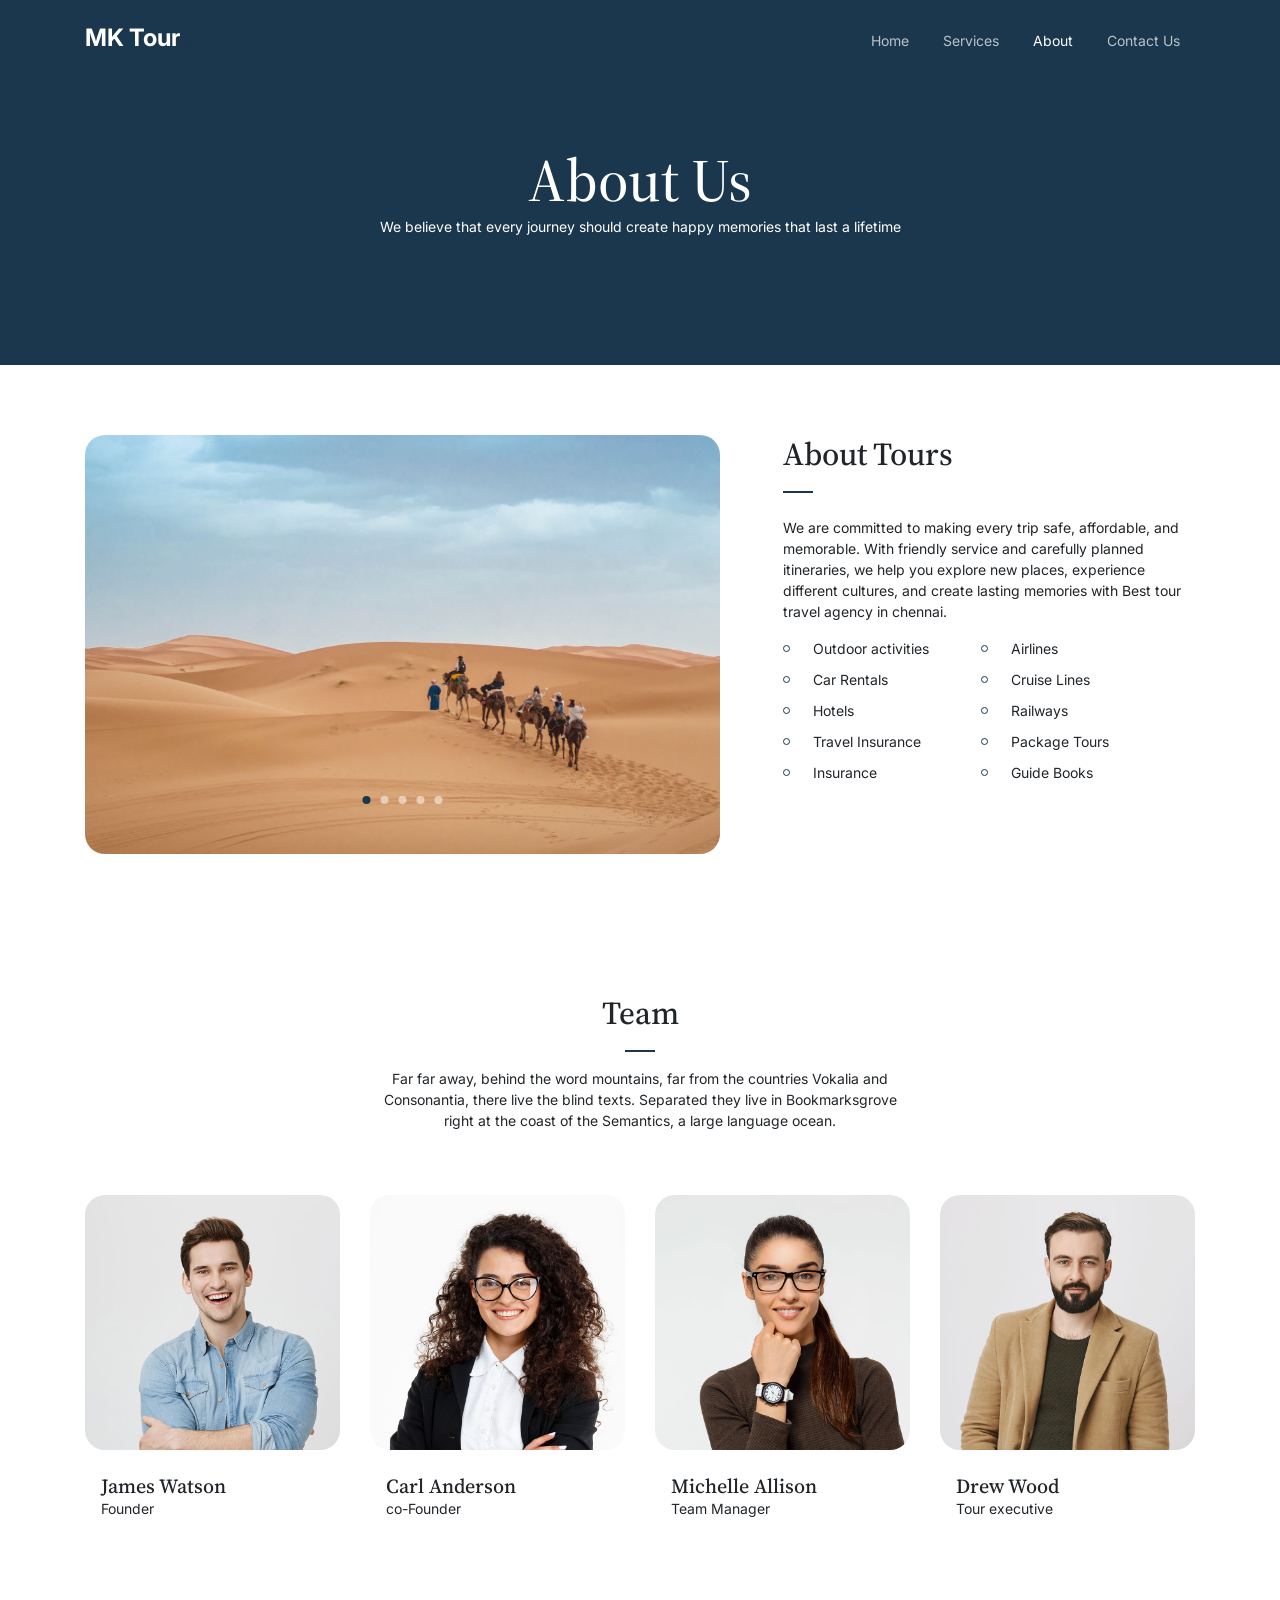
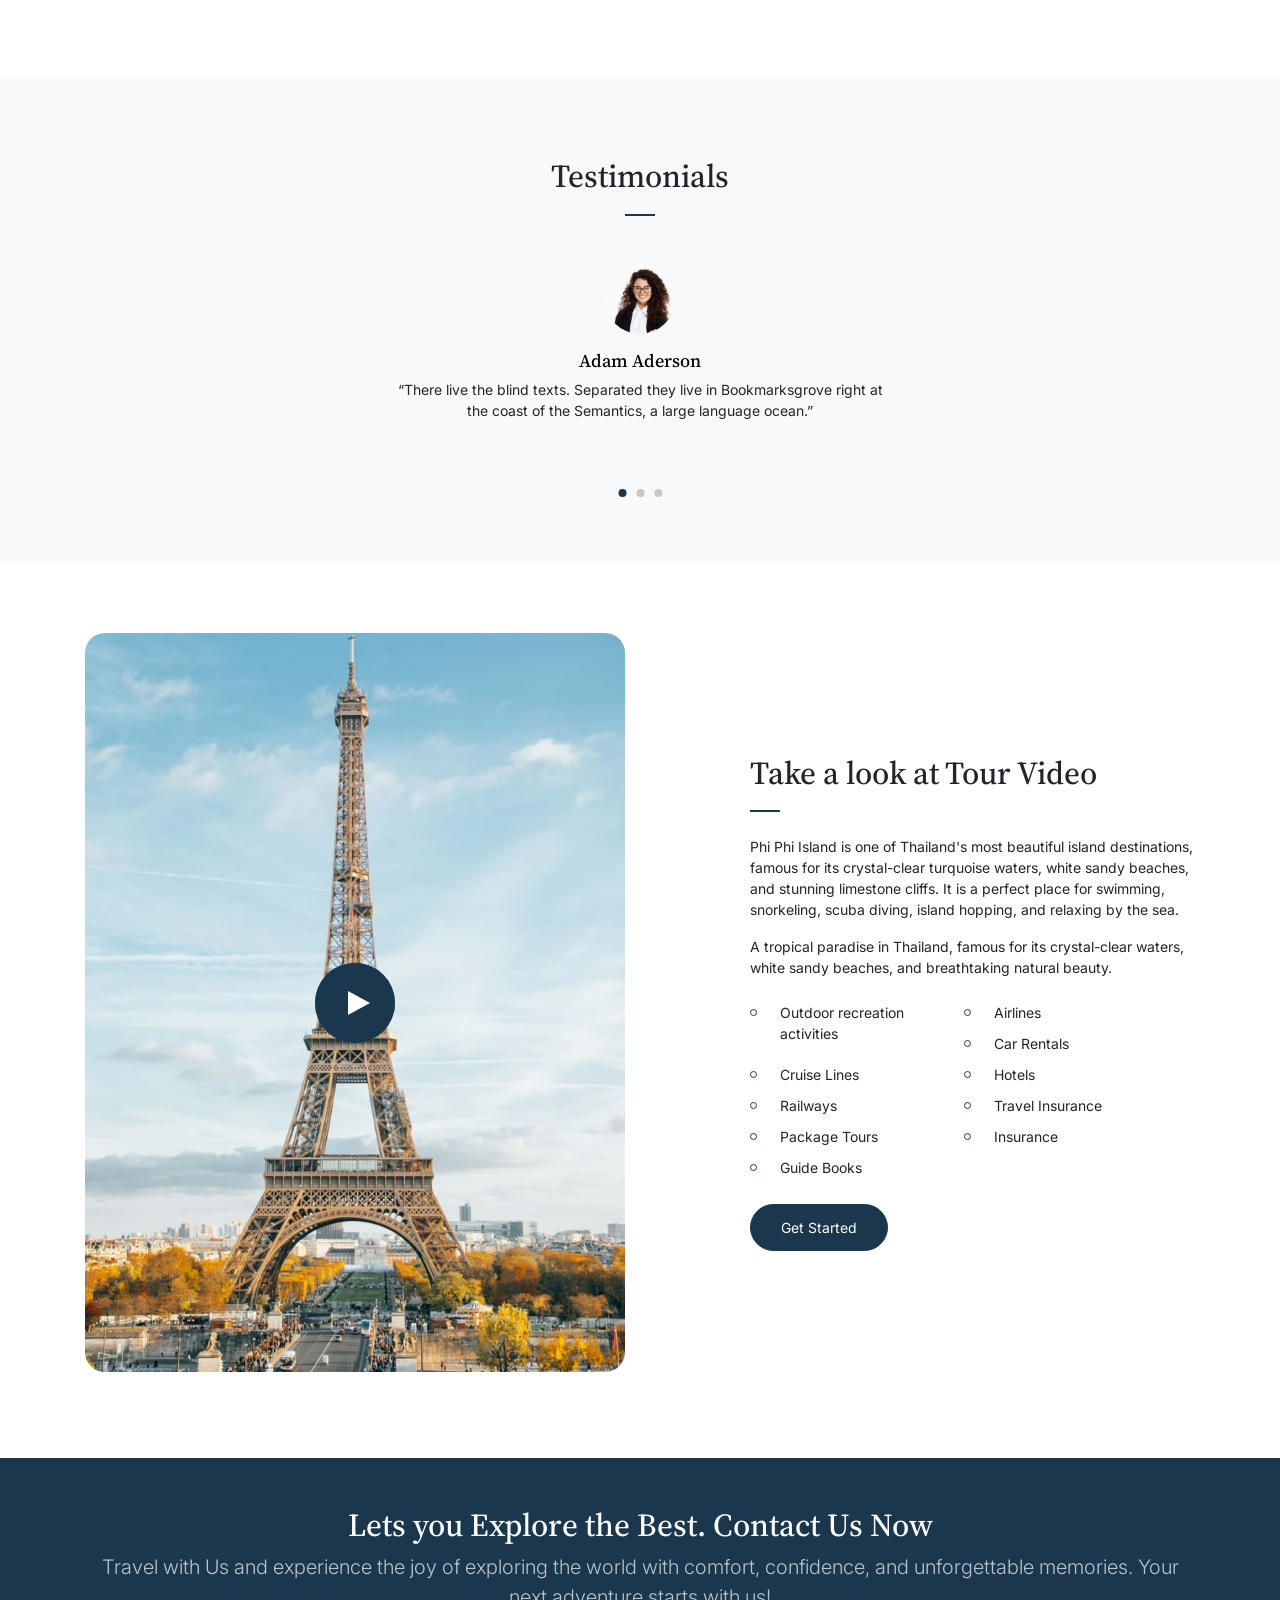
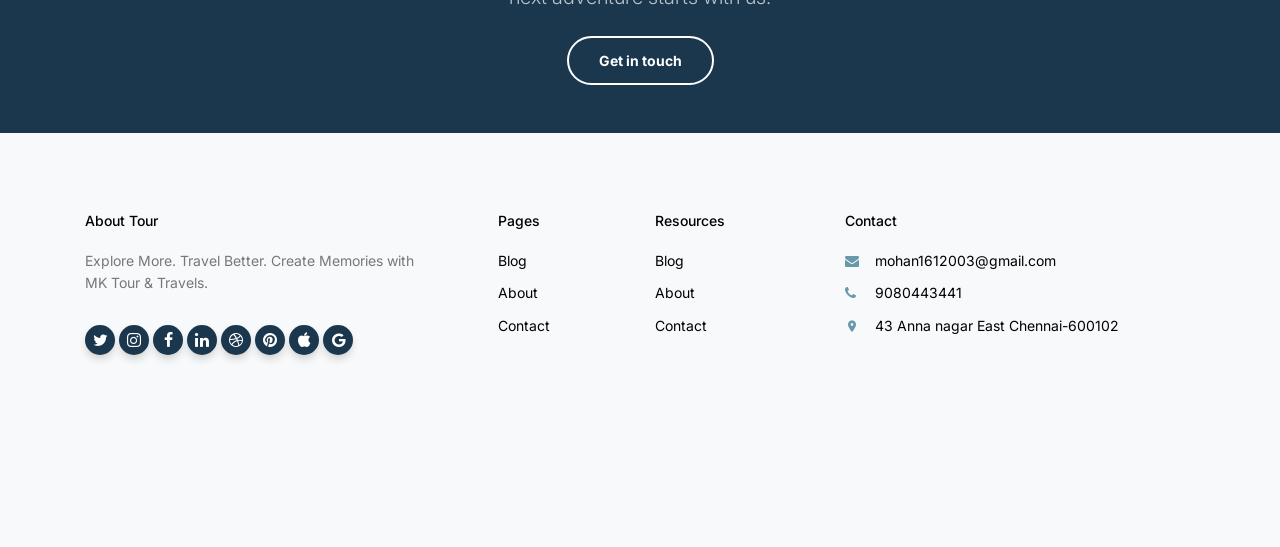
<file: about.html>
<!-- /*
* Template Name: Tour
* Template Author: Untree.co
* Tempalte URI: https://untree.co/
* License: https://creativecommons.org/licenses/by/3.0/
*/ -->
<!doctype html>
<html lang="en">
<head>
<meta name="title" content="MK Tour Travels">
<meta name="description" content="MK Tour & Travels, we believe every trip is a new adventure, and we're here to help you discover the world's most beautiful destinations with comfort, safety, and confidence.">
<meta name="keywords" content="Best tour travel agency in chennai">
<meta name="robots" content="index, follow">
<meta http-equiv="Content-Type" content="text/html; charset=utf-8">
<meta name="language" content="English">
<meta name="author" content="MOHANKUMAR S">
<meta charset="utf-8">
<meta name="viewport" content="width=device-width, initial-scale=1, shrink-to-fit=no">
<meta name="author" content="Untree.co">
<link rel="shortcut icon" href="favicon.png">

<meta name="description" content="" />
<meta name="keywords" content="bootstrap, bootstrap4" />

  <link rel="preconnect" href="https://fonts.googleapis.com">
  <link rel="preconnect" href="https://fonts.gstatic.com" crossorigin>
  <link href="https://fonts.googleapis.com/css2?family=Inter:wght@400;700&family=Source+Serif+Pro:wght@400;700&display=swap" rel="stylesheet">

  <link rel="stylesheet" href="css/bootstrap.min.css">
  <link rel="stylesheet" href="css/owl.carousel.min.css">
  <link rel="stylesheet" href="css/owl.theme.default.min.css">
  <link rel="stylesheet" href="css/jquery.fancybox.min.css">
  <link rel="stylesheet" href="fonts/icomoon/style.css">
  <link rel="stylesheet" href="fonts/flaticon/font/flaticon.css">
  <link rel="stylesheet" href="css/daterangepicker.css">
  <link rel="stylesheet" href="css/aos.css">
  <link rel="stylesheet" href="css/style.css">

  <title>"MK Tour Travels/Best tour travel agency in chennai"</title>

  <!-- Open Graph Meta Tags for MK Tour & Travels -->
	
	<meta property="og:title" content="MK Tour & Travels | Best Tour Packages from Chennai">
	
	<meta property="og:description" content="Explore domestic and international tour packages from Chennai with MK Tour & Travels. Plan your Manali, Goa, Maldives, Thailand and Kerala trips with us.">
	
	<meta property="og:type" content="website">
	
	<meta property="og:url" content="https://mk-tour-travels.vercel.app/index.html">
	
	<meta property="og:image" content="https://mk-tour-travels.vercel.app/images/hero-slider-2.jpg">
	
	<meta property="og:image:alt" content="MK Tour & Travels - Explore Beautiful Travel Destinations">
	
	<meta property="og:site_name" content="MK Tour & Travels">
	
	<meta property="og:locale" content="en_IN">
	
	<!-- Twitter / X Card Tags -->
	
	<meta name="twitter:card" content="summary_large_image">
	
	<meta name="twitter:title" content="MK Tour & Travels | Best Tour Packages from Chennai">
	
	<meta name="twitter:description" content="Explore domestic and international tour packages from Chennai with MK Tour & Travels. Plan your dream vacation with us.">
	
	<meta name="twitter:image" content="https://mk-tour-travels.vercel.app/images/hero-slider-2.jpg">
	
	<meta name="twitter:image:alt" content="MK Tour & Travels Travel Destination">
	

</head>

<body>


  <div class="site-mobile-menu site-navbar-target">
    <div class="site-mobile-menu-header">
      <div class="site-mobile-menu-close">
        <span class="icofont-close js-menu-toggle"></span>
      </div>
    </div>
    <div class="site-mobile-menu-body"></div>
  </div>

  <nav class="site-nav">
    <div class="container">
      <div class="site-navigation">
        <a href="index.html" class="logo m-0">MK Tour <span class="text-primary">.</span></a>

        <ul class="js-clone-nav d-none d-lg-inline-block text-left site-menu float-right">
          <li><a href="index.html">Home</a></li>
          <li><a href="services.html">Services</a></li>
          <li class="active"><a href="about.html">About</a></li>
          <li><a href="contact.html">Contact Us</a></li>
        </ul>

        <a href="#" class="burger ml-auto float-right site-menu-toggle js-menu-toggle d-inline-block d-lg-none light" data-toggle="collapse" data-target="#main-navbar">
          <span></span>
        </a>

      </div>
    </div>
  </nav>


  <div class="hero hero-inner">
    <div class="container">
      <div class="row align-items-center">
        <div class="col-lg-6 mx-auto text-center">
          <div class="intro-wrap">
            <h1 class="mb-0">About Us</h1>
            <p class="text-white">We believe that every journey should create happy memories that last a lifetime</p>
          </div>
        </div>
      </div>
    </div>
  </div>

  
  
  <div class="untree_co-section">
    <div class="container">
      <div class="row">
        <div class="col-lg-7">
          <div class="owl-single dots-absolute owl-carousel">
            <img src="images/slider-1.jpg" alt="Free HTML Template by Untree.co" title="Explore Scenic Holiday Destinations with MK Tour & Travels" class="img-fluid rounded-20">
            <img src="images/slider-2.jpg" alt="Free HTML Template by Untree.co" title="Explore Scenic Holiday Destinations with MK Tour & Travels" class="img-fluid rounded-20">
            <img src="images/slider-3.jpg" alt="Free HTML Template by Untree.co" title="Explore Scenic Holiday Destinations with MK Tour & Travels" class="img-fluid rounded-20">
            <img src="images/slider-4.jpg" alt="Free HTML Template by Untree.co" title="Explore Scenic Holiday Destinations with MK Tour & Travels" class="img-fluid rounded-20">
            <img src="images/slider-5.jpg" alt="Free HTML Template by Untree.co" title="Explore Scenic Holiday Destinations with MK Tour & Travels" class="img-fluid rounded-20">
          </div>
        </div>
        <div class="col-lg-5 pl-lg-5 ml-auto">
          <h2 class="section-title mb-4">About Tours</h2>
          <p>We are committed to making every trip safe, affordable, and memorable. With friendly service and carefully planned itineraries, we help you explore new places, experience different cultures, and create lasting memories with Best tour travel agency in chennai.</p>
          <ul class="list-unstyled two-col clearfix">
            <li>Outdoor activities</li>
            <li>Airlines</li>
            <li>Car Rentals</li>
            <li>Cruise Lines</li>
            <li>Hotels</li>
            <li>Railways</li>
            <li>Travel Insurance</li>
            <li>Package Tours</li>
            <li>Insurance</li>
            <li>Guide Books</li>
          </ul>
        </div>
      </div>
    </div>
  </div>

  <div class="untree_co-section">
    <div class="container">
      <div class="row justify-content-center mb-5">
        <div class="col-md-6 text-center">
          <h2 class="section-title mb-3 text-center">Team</h2>
          <p>Far far away, behind the word mountains, far from the countries Vokalia and Consonantia, there live the blind texts. Separated they live in Bookmarksgrove right at the coast of the Semantics, a large language ocean.</p>
        </div>
      </div>

      <div class="row">
        <div class="col-lg-3 mb-4">
          <div class="team">
            <img src="images/person_1.jpg" alt="Image" title="Happy Traveler Testimonial - MK Tour & Travels" class="img-fluid mb-4 rounded-20">
            <div class="px-3">
              <h3 class="mb-0">James Watson</h3>
              <p>Founder</p>
            </div>
          </div>
        </div>
        <div class="col-lg-3 mb-4">
          <div class="team">
            <img src="images/person_2.jpg" alt="Image" title="Satisfied Traveler Testimonial - MK Tour & Travels" class="img-fluid mb-4 rounded-20">
            <div class="px-3">
              <h3 class="mb-0">Carl Anderson</h3>
              <p>co-Founder</p>
            </div>
          </div>
        </div>

        <div class="col-lg-3 mb-4">
          <div class="team">
            <img src="images/person_4.jpg" alt="Image" title="Happy Customer Testimonial - MK Tour & Travels" class="img-fluid mb-4 rounded-20">
            <div class="px-3">
              <h3 class="mb-0">Michelle Allison</h3>
              <p>Team Manager</p>
            </div>
          </div>
        </div>
        <div class="col-lg-3 mb-4">
          <div class="team">
            <img src="images/person_3.jpg" alt="Image" title="Happy Traveler Testimonial - MK Tour & Travels" class="img-fluid mb-4 rounded-20">
            <div class="px-3">
              <h3 class="mb-0">Drew Wood</h3>
              <p>Tour executive</p>
            </div>
          </div>
        </div>

      </div>

    </div>
  </div>


  

  <div class="untree_co-section testimonial-section mt-5">
    <div class="container">
      <div class="row justify-content-center">
        <div class="col-lg-7 text-center">
          <h2 class="section-title text-center mb-5">Testimonials</h2>

          <div class="owl-single owl-carousel no-nav">
            <div class="testimonial mx-auto">
              <figure class="img-wrap">
                <img src="images/person_2.jpg" alt="Image" title="Satisfied Traveler Testimonial - MK Tour & Travels" class="img-fluid">
              </figure>
              <h3 class="name">Adam Aderson</h3>
              <blockquote>
                <p>&ldquo;There live the blind texts. Separated they live in Bookmarksgrove right at the coast of the Semantics, a large language ocean.&rdquo;</p>
              </blockquote>
            </div>

            <div class="testimonial mx-auto">
              <figure class="img-wrap">
                <img src="images/person_3.jpg" alt="Image" title="Happy Traveler Testimonial - MK Tour & Travels" class="img-fluid">
              </figure>
              <h3 class="name">Lukas Devlin</h3>
              <blockquote>
                <p>&ldquo;"We had a fantastic travel experience with MK Tour & Travels. The arrangements were well planned, the service was professional, and everything was handled perfectly. We truly enjoyed our vacation!"&rdquo;</p>
              </blockquote>
            </div>

            <div class="testimonial mx-auto">
              <figure class="img-wrap">
                <img src="images/person_4.jpg" alt="Image" title="Happy Customer Testimonial - MK Tour & Travels" class="img-fluid">
              </figure>
              <h3 class="name">Kayla Bryant</h3>
              <blockquote>
                <p>&ldquo;"Great travel experience with excellent support. Thank you, MK Tour & Travels!"&rdquo;</p>
              </blockquote>
            </div>

          </div>

        </div>
      </div>
    </div>
  </div>

  <div class="untree_co-section">
    <div class="container">
      <div class="row justify-content-between align-items-center">

        <div class="col-lg-6">
          <figure class="img-play-video">
            <a id="play-video" class="video-play-button" href="https://www.youtube.com/watch?v=mwtbEGNABWU" data-fancybox>
              <span></span>
            </a>
            <img src="images/hero-slider-2.jpg" alt="Image" title="Explore Paris Tour Packages with MK Tour & Travels" class="img-fluid rounded-20">
          </figure>
        </div>

        <div class="col-lg-5">
          <h2 class="section-title text-left mb-4">Take a look at Tour Video</h2>
          <p>Phi Phi Island is one of Thailand's most beautiful island destinations, famous for its crystal-clear turquoise waters, white sandy beaches, and stunning limestone cliffs. It is a perfect place for swimming, snorkeling, scuba diving, island hopping, and relaxing by the sea.</p>

          <p class="mb-4">A tropical paradise in Thailand, famous for its crystal-clear waters, white sandy beaches, and breathtaking natural beauty.</p>

          <ul class="list-unstyled two-col clearfix">
            <li>Outdoor recreation activities</li>
            <li>Airlines</li>
            <li>Car Rentals</li>
            <li>Cruise Lines</li>
            <li>Hotels</li>
            <li>Railways</li>
            <li>Travel Insurance</li>
            <li>Package Tours</li>
            <li>Insurance</li>
            <li>Guide Books</li>
          </ul>

          <p><a href="#" class="btn btn-primary">Get Started</a></p>

          
        </div>
      </div>
    </div>
  </div>
  
  <div class="py-5 cta-section">
    <div class="container">
      <div class="row text-center">
        <div class="col-md-12">
          <h2 class="mb-2 text-white">Lets you Explore the Best. Contact Us Now</h2>
          <p class="mb-4 lead text-white text-white-opacity">Travel with Us and experience the joy of exploring the world with comfort, confidence, and unforgettable memories. Your next adventure starts with us!</p>
          <p class="mb-0"><a href="booking.html" class="btn btn-outline-white text-white btn-md font-weight-bold">Get in touch</a></p>
        </div>
      </div>
    </div>
  </div>

  <div class="site-footer">
    <div class="inner first">
      <div class="container">
        <div class="row">
          <div class="col-md-6 col-lg-4">
            <div class="widget">
              <h3 class="heading">About Tour</h3>
              <p>Explore More. Travel Better. Create Memories with MK Tour & Travels.</p>
            </div>
            <div class="widget">
              <ul class="list-unstyled social">
                <li><a href="#"><span class="icon-twitter"></span></a></li>
                <li><a href="#"><span class="icon-instagram"></span></a></li>
                <li><a href="#"><span class="icon-facebook"></span></a></li>
                <li><a href="#"><span class="icon-linkedin"></span></a></li>
                <li><a href="#"><span class="icon-dribbble"></span></a></li>
                <li><a href="#"><span class="icon-pinterest"></span></a></li>
                <li><a href="#"><span class="icon-apple"></span></a></li>
                <li><a href="#"><span class="icon-google"></span></a></li>
              </ul>
            </div>
          </div>
          <div class="col-md-6 col-lg-2 pl-lg-5">
            <div class="widget">
              <h3 class="heading">Pages</h3>
              <ul class="links list-unstyled">
                <li><a href="#">Blog</a></li>
                <li><a href="#">About</a></li>
                <li><a href="#">Contact</a></li>
              </ul>
            </div>
          </div>
          <div class="col-md-6 col-lg-2">
            <div class="widget">
              <h3 class="heading">Resources</h3>
              <ul class="links list-unstyled">
                <li><a href="#">Blog</a></li>
                <li><a href="#">About</a></li>
                <li><a href="#">Contact</a></li>
              </ul>
            </div>
          </div>
          <div class="col-md-6 col-lg-4">
            <div class="widget">
              <h3 class="heading">Contact</h3>
              <ul class="list-unstyled quick-info links">
                <li class="email"><a href="#">mohan1612003@gmail.com</a></li>
                <li class="phone"><a href="#">9080443441</a></li>
                <li class="address"><a href="#">43 Anna nagar East Chennai-600102</a></li>
              </ul>
            </div>
          </div>
        </div>
      </div>
    </div>



    <div class="inner dark">
      <div class="container">
        <div class="row text-center">
          <div class="col-md-8 mb-3 mb-md-0 mx-auto">
            <p>
            </p>
          </div>
          
        </div>
      </div>
    </div>
  </div>

  <div id="overlayer"></div>
  <div class="loader">
    <div class="spinner-border" role="status">
      <span class="sr-only">Loading...</span>
    </div>
  </div>

  <script src="js/jquery-3.4.1.min.js"></script>
  <script src="js/popper.min.js"></script>
  <script src="js/bootstrap.min.js"></script>
  <script src="js/owl.carousel.min.js"></script>
  <script src="js/jquery.animateNumber.min.js"></script>
  <script src="js/jquery.waypoints.min.js"></script>
  <script src="js/jquery.fancybox.min.js"></script>
  <script src="js/aos.js"></script>
  <script src="js/moment.min.js"></script>
  <script src="js/daterangepicker.js"></script>

  <script src="js/typed.js"></script>
  
  <script src="js/custom.js"></script>

</body>

</html>
</file>
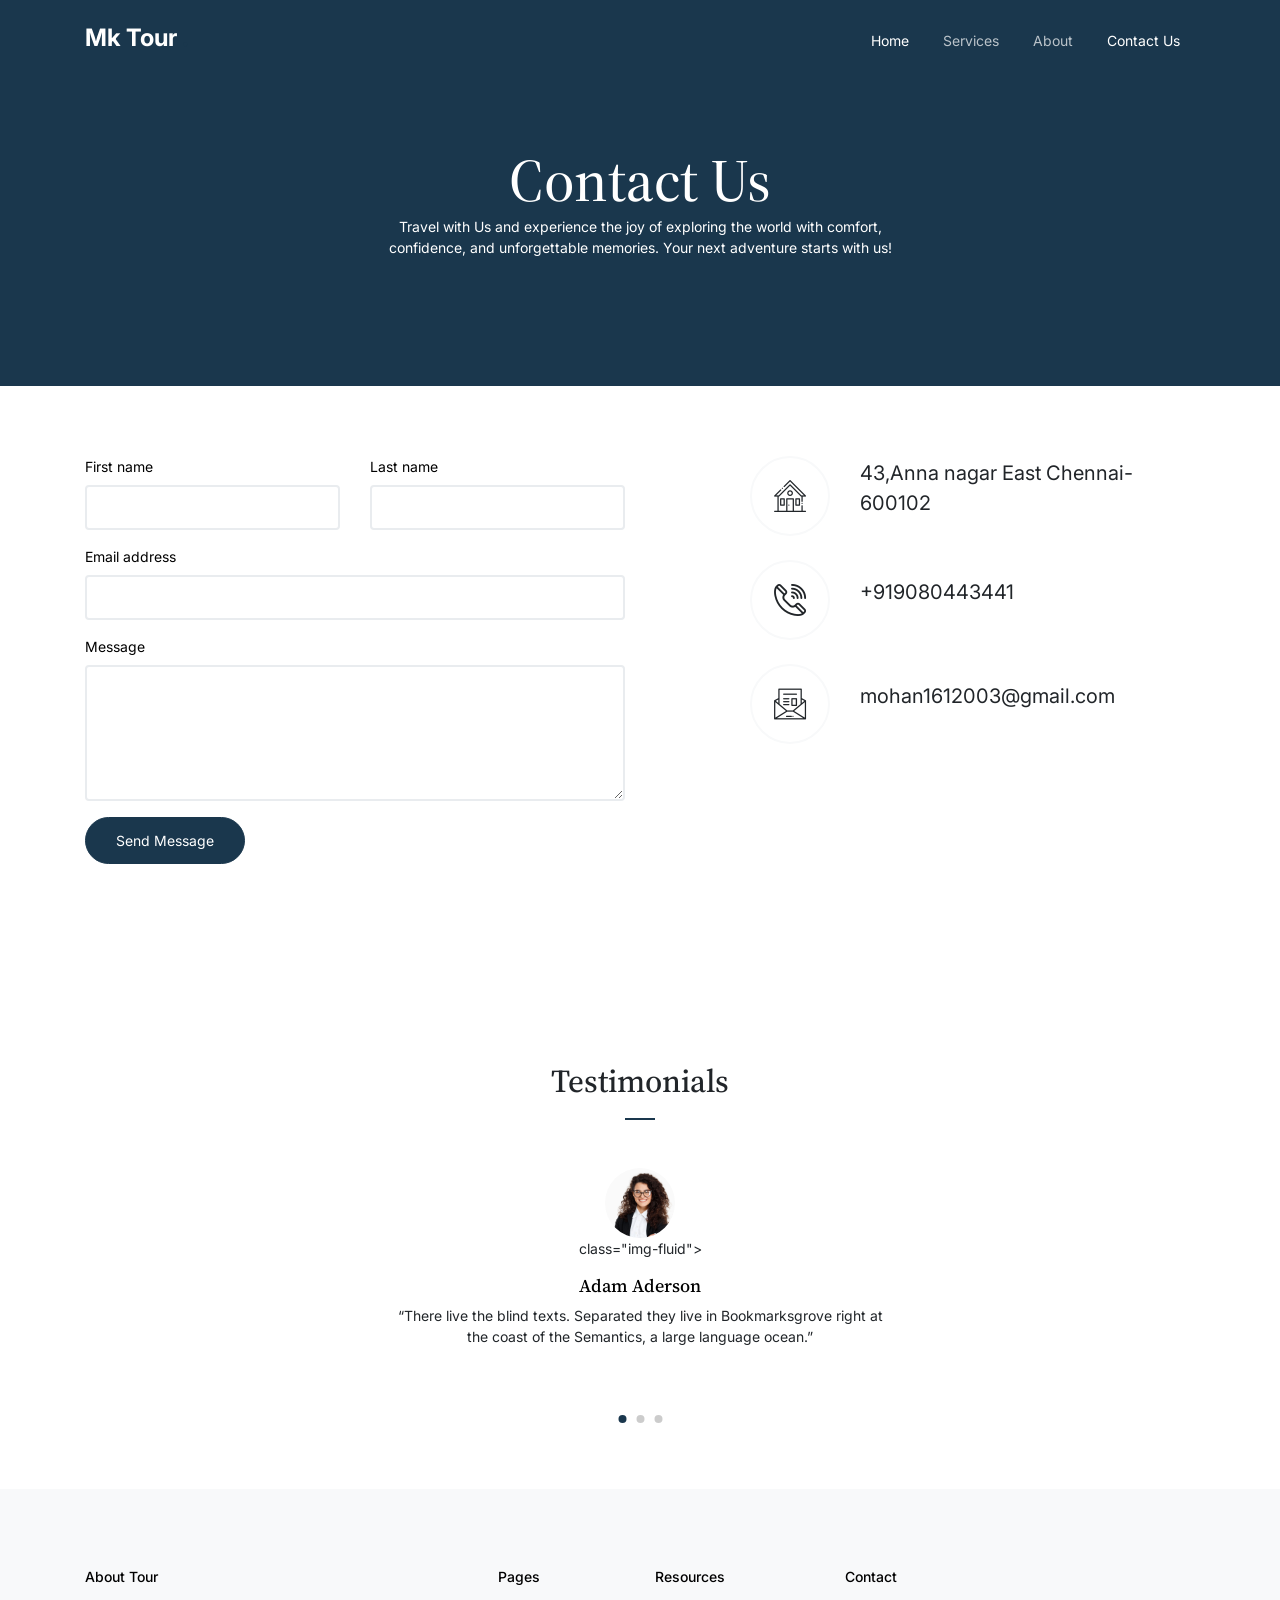
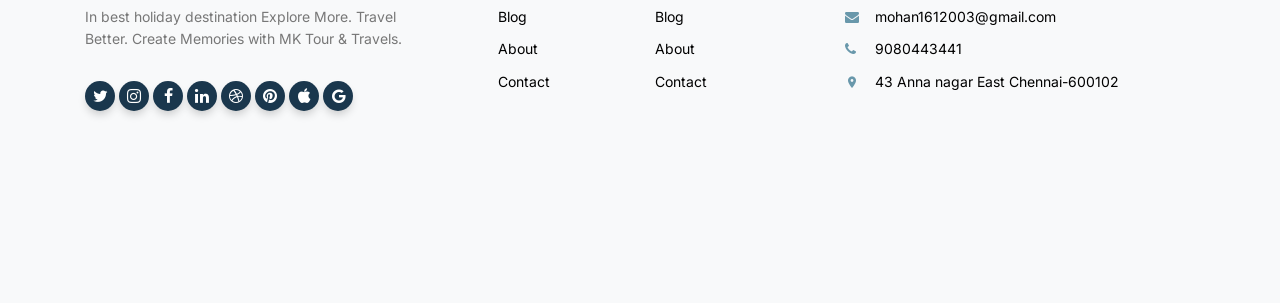
<file: contact.html>
<!-- /*
* Template Name: Tour
* Template Author: Untree.co
* Tempalte URI: https://untree.co/
* License: https://creativecommons.org/licenses/by/3.0/
*/ -->
<!doctype html>
<html lang="en">
<head>
  <meta name="title" content="MK Tour Travels family trip">
  <meta name="description" content="MK Tour & Travels, we believe every trip is a new adventure, and we're here to help you discover the world's most beautiful destinations with comfort, safety, and confidence.">
  <meta name="keywords" content="Best tour travel agency in chennai">
  <meta name="robots" content="index, follow">
  <meta http-equiv="Content-Type" content="text/html; charset=utf-8">
  <meta name="language" content="English">
  <meta name="author" content="MOHANKUMAR S">
  <meta charset="utf-8">
  <meta name="viewport" content="width=device-width, initial-scale=1, shrink-to-fit=no">
  <meta name="author" content="Untree.co">
  <meta charset="utf-8">
  <meta name="viewport" content="width=device-width, initial-scale=1, shrink-to-fit=no">
  <meta name="author" content="Untree.co">
  <link rel="shortcut icon" href="favicon.png">

  <meta name="description" content="" />
  <meta name="keywords" content="bootstrap, bootstrap4" />

  <link rel="preconnect" href="https://fonts.googleapis.com">
  <link rel="preconnect" href="https://fonts.gstatic.com" crossorigin>
  <link href="https://fonts.googleapis.com/css2?family=Inter:wght@400;700&family=Source+Serif+Pro:wght@400;700&display=swap" rel="stylesheet">

  <link rel="stylesheet" href="css/bootstrap.min.css">
  <link rel="stylesheet" href="css/owl.carousel.min.css">
  <link rel="stylesheet" href="css/owl.theme.default.min.css">
  <link rel="stylesheet" href="css/jquery.fancybox.min.css">
  <link rel="stylesheet" href="fonts/icomoon/style.css">
  <link rel="stylesheet" href="fonts/flaticon/font/flaticon.css">
  <link rel="stylesheet" href="css/daterangepicker.css">
  <link rel="stylesheet" href="css/aos.css">
  <link rel="stylesheet" href="css/style.css">

  <title>"MK Tour Travels/Best tour travel agency in chennai"</title>

  <!-- Open Graph Meta Tags for MK Tour & Travels -->
	
	<meta property="og:title" content="MK Tour & Travels | Best Tour Packages from Chennai">
	
	<meta property="og:description" content="Explore domestic and international tour packages from Chennai with MK Tour & Travels. Plan your Manali, Goa, Maldives, Thailand and Kerala trips with us.">
	
	<meta property="og:type" content="website">
	
	<meta property="og:url" content="https://mk-tour-travels.vercel.app/index.html">
	
	<meta property="og:image" content="https://mk-tour-travels.vercel.app/images/hero-slider-2.jpg">
	
	<meta property="og:image:alt" content="MK Tour & Travels - Explore Beautiful Travel Destinations">
	
	<meta property="og:site_name" content="MK Tour & Travels">
	
	<meta property="og:locale" content="en_IN">
	
	<!-- Twitter / X Card Tags -->
	
	<meta name="twitter:card" content="summary_large_image">
	
	<meta name="twitter:title" content="MK Tour & Travels | Best Tour Packages from Chennai">
	
	<meta name="twitter:description" content="Explore domestic and international tour packages from Chennai with MK Tour & Travels. Plan your dream vacation with us.">
	
	<meta name="twitter:image" content="https://mk-tour-travels.vercel.app/images/hero-slider-2.jpg">
	
	<meta name="twitter:image:alt" content="MK Tour & Travels Travel Destination">
	
</head>

<body>


  <div class="site-mobile-menu site-navbar-target">
    <div class="site-mobile-menu-header">
      <div class="site-mobile-menu-close">
        <span class="icofont-close js-menu-toggle"></span>
      </div>
    </div>
    <div class="site-mobile-menu-body"></div>
  </div>

  <nav class="site-nav">
    <div class="container">
      <div class="site-navigation">
        <a href="index.html" class="logo m-0">Mk Tour <span class="text-primary">.</span></a>

        <ul class="js-clone-nav d-none d-lg-inline-block text-left site-menu float-right">
          <li class="active"><a href="index.html">Home</a></li>
          <li><a href="services.html">Services</a></li>
          <li><a href="about.html">About</a></li>
          <li class="active"><a href="contact.html">Contact Us</a></li>
        </ul>

        <a href="#" class="burger ml-auto float-right site-menu-toggle js-menu-toggle d-inline-block d-lg-none light" data-toggle="collapse" data-target="#main-navbar">
          <span></span>
        </a>

      </div>
    </div>
  </nav>


  <div class="hero hero-inner">
    <div class="container">
      <div class="row align-items-center">
        <div class="col-lg-6 mx-auto text-center">
          <div class="intro-wrap">
            <h1 class="mb-0">Contact Us</h1>
            <p class="text-white">Travel with Us and experience the joy of exploring the world with comfort, confidence, and unforgettable memories. Your next adventure starts with us! </p>
          </div>
        </div>
      </div>
    </div>
  </div>

  
  
  <div class="untree_co-section">
    <div class="container">
      <div class="row">
        <div class="col-lg-6 mb-5 mb-lg-0">
          <form class="contact-form" data-aos="fade-up" data-aos-delay="200">
            <div class="row">
              <div class="col-6">
                <div class="form-group">
                  <label class="text-black" for="fname">First name</label>
                  <input type="text" class="form-control" id="fname">
                </div>
              </div>
              <div class="col-6">
                <div class="form-group">
                  <label class="text-black" for="lname">Last name</label>
                  <input type="text" class="form-control" id="lname">
                </div>
              </div>
            </div>
            <div class="form-group">
              <label class="text-black" for="email">Email address</label>
              <input type="email" class="form-control" id="email">
            </div>

            <div class="form-group">
              <label class="text-black" for="message">Message</label>
              <textarea name="" class="form-control" id="message" cols="30" rows="5"></textarea>
            </div>

            <button type="submit" class="btn btn-primary">Send Message</button>
          </form>
        </div>
        <div class="col-lg-5 ml-auto">
          <div class="quick-contact-item d-flex align-items-center mb-4">
            <span class="flaticon-house"></span>
            <address class="text">
              43,Anna nagar East Chennai-600102
            </address>
          </div>
          <div class="quick-contact-item d-flex align-items-center mb-4">
            <span class="flaticon-phone-call"></span>
            <address class="text">
              +919080443441
            </address>
          </div>
          <div class="quick-contact-item d-flex align-items-center mb-4">
            <span class="flaticon-mail"></span>
            <address class="text">
              mohan1612003@gmail.com
            </address>
          </div>
        </div>
      </div>
    </div>
  </div>

  

  <div class="untree_co-section testimonial-section mt-5 bg-white">
    <div class="container">
      <div class="row justify-content-center">
        <div class="col-lg-7 text-center">
          <h2 class="section-title text-center mb-5">Testimonials</h2>

          <div class="owl-single owl-carousel no-nav">
            <div class="testimonial mx-auto">
              <figure class="img-wrap">
                <img src="images/person_2.jpg" alt="Image" title="Satisfied Traveler Testimonial - MK Tour & Travels"> class="img-fluid">
              </figure>
              <h3 class="name">Adam Aderson</h3>
              <blockquote>
                <p>&ldquo;There live the blind texts. Separated they live in Bookmarksgrove right at the coast of the Semantics, a large language ocean.&rdquo;</p>
              </blockquote>
            </div>

            <div class="testimonial mx-auto">
              <figure class="img-wrap">
                <img src="images/person_3.jpg" alt="Image" title="Happy Traveler Testimonial - MK Tour & Travels"> class="img-fluid">
              </figure>
              <h3 class="name">Lukas Devlin</h3>
              <blockquote>
                <p>&ldquo;There live the blind texts. Separated they live in Bookmarksgrove right at the coast of the Semantics, a large language ocean.&rdquo;</p>
              </blockquote>
            </div>

            <div class="testimonial mx-auto">
              <figure class="img-wrap">
                <img src="images/person_4.jpg" alt="Image" title="Happy Traveler Testimonial - MK Tour & Travels"> class="img-fluid">
              </figure>
              <h3 class="name">Kayla Bryant</h3>
              <blockquote>
                <p>&ldquo;There live the blind texts. Separated they live in Bookmarksgrove right at the coast of the Semantics, a large language ocean.&rdquo;</p>
              </blockquote>
            </div>

          </div>

        </div>
      </div>
    </div>
  </div>



  <div class="site-footer">
    <div class="inner first">
      <div class="container">
        <div class="row">
          <div class="col-md-6 col-lg-4">
            <div class="widget">
              <h3 class="heading">About Tour</h3>
              <p>In best holiday destination Explore More. Travel Better. Create Memories with MK Tour & Travels.</p>
            </div>
            <div class="widget">
              <ul class="list-unstyled social">
                <li><a href="#"><span class="icon-twitter"></span></a></li>
                <li><a href="#"><span class="icon-instagram"></span></a></li>
                <li><a href="#"><span class="icon-facebook"></span></a></li>
                <li><a href="#"><span class="icon-linkedin"></span></a></li>
                <li><a href="#"><span class="icon-dribbble"></span></a></li>
                <li><a href="#"><span class="icon-pinterest"></span></a></li>
                <li><a href="#"><span class="icon-apple"></span></a></li>
                <li><a href="#"><span class="icon-google"></span></a></li>
              </ul>
            </div>
          </div>
          <div class="col-md-6 col-lg-2 pl-lg-5">
            <div class="widget">
              <h3 class="heading">Pages</h3>
              <ul class="links list-unstyled">
                <li><a href="#">Blog</a></li>
                <li><a href="#">About</a></li>
                <li><a href="#">Contact</a></li>
              </ul>
            </div>
          </div>
          <div class="col-md-6 col-lg-2">
            <div class="widget">
              <h3 class="heading">Resources</h3>
              <ul class="links list-unstyled">
                <li><a href="#">Blog</a></li>
                <li><a href="#">About</a></li>
                <li><a href="#">Contact</a></li>
              </ul>
            </div>
          </div>
          <div class="col-md-6 col-lg-4">
            <div class="widget">
              <h3 class="heading">Contact</h3>
              <ul class="list-unstyled quick-info links">
                <li class="email"><a href="#">mohan1612003@gmail.com</a></li>
                <li class="phone"><a href="#">9080443441</a></li>
                <li class="address"><a href="#">43 Anna nagar East Chennai-600102</a></li>
              </ul>
            </div>
          </div>
        </div>
      </div>
    </div>



    <div class="inner dark">
      <div class="container">
        <div class="row text-center">
          <div class="col-md-8 mb-3 mb-md-0 mx-auto">
            <p>
            </p>
          </div>
          
        </div>
      </div>
    </div>
  </div>

  <div id="overlayer"></div>
  <div class="loader">
    <div class="spinner-border" role="status">
      <span class="sr-only">Loading...</span>
    </div>
  </div>

  <script src="js/jquery-3.4.1.min.js"></script>
  <script src="js/popper.min.js"></script>
  <script src="js/bootstrap.min.js"></script>
  <script src="js/owl.carousel.min.js"></script>
  <script src="js/jquery.animateNumber.min.js"></script>
  <script src="js/jquery.waypoints.min.js"></script>
  <script src="js/jquery.fancybox.min.js"></script>
  <script src="js/aos.js"></script>
  <script src="js/moment.min.js"></script>
  <script src="js/daterangepicker.js"></script>

  <script src="js/typed.js"></script>
  
  <script src="js/custom.js"></script>

</body>

</html>
</file>
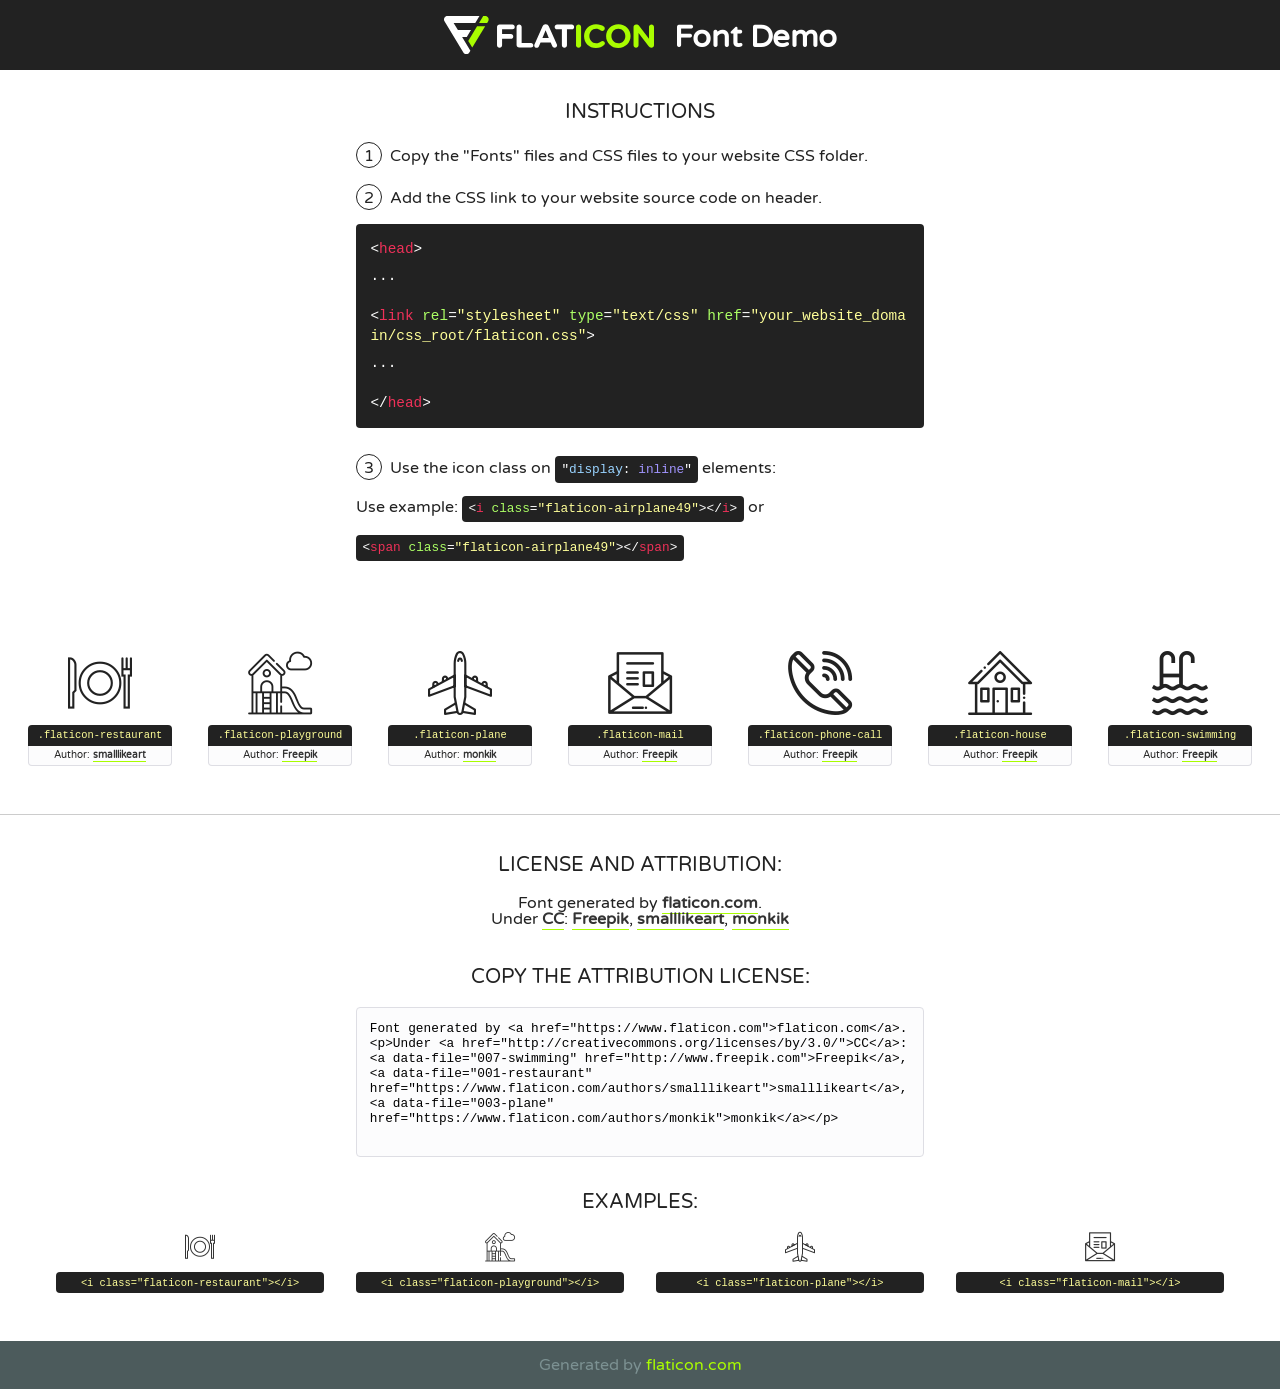
<file: fonts/flaticon/font/flaticon.html>
<!DOCTYPE html>
<!--
  Flaticon icon font: Flaticon
  Creation date: 17/08/2020 06:54
-->
<html>
<!DOCTYPE html>
<html>

<head>
    <title>Flaticon WebFont</title>
    <link href="http://fonts.googleapis.com/css?family=Varela+Round" rel="stylesheet" type="text/css" />
    <link rel="stylesheet" type="text/css" href="flaticon.css">
    <meta charset="UTF-8">
    <style>
    html, body, div, span, applet, object, iframe,
    h1, h2, h3, h4, h5, h6, p, blockquote, pre,
    a, abbr, acronym, address, big, cite, code,
    del, dfn, em, img, ins, kbd, q, s, samp,
    small, strike, strong, sub, sup, tt, var,
    b, u, i, center,
    dl, dt, dd, ol, ul, li,
    fieldset, form, label, legend,
    table, caption, tbody, tfoot, thead, tr, th, td,
    article, aside, canvas, details, embed, 
    figure, figcaption, footer, header, hgroup, 
    menu, nav, output, ruby, section, summary,
    time, mark, audio, video {
        margin: 0;
        padding: 0;
        border: 0;
        font-size: 100%;
        font: inherit;
        vertical-align: baseline;
    }
    /* HTML5 display-role reset for older browsers */
    article, aside, details, figcaption, figure, 
    footer, header, hgroup, menu, nav, section {
        display: block;
    }
    body {
        line-height: 1;
    }
    ol, ul {
        list-style: none;
    }
    blockquote, q {
        quotes: none;
    }
    blockquote:before, blockquote:after,
    q:before, q:after {
        content: '';
        content: none;
    }
    table {
        border-collapse: collapse;
        border-spacing: 0;
    }
    body {
        font-family: 'Varela Round', Helvetica, Arial, sans-serif;
        font-size: 16px;
        color: #222;
    }
    a {
        color: #333;
        border-bottom: 1px solid #a9fd00;
        font-weight: bold;
        text-decoration: none;
    }
    * {
        -moz-box-sizing: border-box;
        -webkit-box-sizing: border-box;
        box-sizing: border-box;
        margin: 0;
        padding: 0;
    }
    [class^="flaticon-"]:before, [class*=" flaticon-"]:before, [class^="flaticon-"]:after, [class*=" flaticon-"]:after {
        font-family: Flaticon;
        font-size: 30px;
        font-style: normal;
        margin-left: 20px;
        color: #333;
    }
    .wrapper {
        max-width: 600px;
        margin: auto;
        padding: 0 1em;
    }
    .title {
        font-size: 1.25em;
        text-align: center;
        margin-bottom: 1em;
        text-transform: uppercase;
    }
    header {
        text-align: center;
        background-color: #222;
        color: #fff;
        padding: 1em;
    }
    header .logo {
        width: 210px;
        height: 38px;
        display: inline-block;
        vertical-align: middle;
        margin-right: 1em;
        border: none;
    }
    header strong {
        font-size: 1.95em;
        font-weight: bold;
        vertical-align: middle;
        margin-top: 5px;
        display: inline-block;
    }
    .demo {
        margin: 2em auto;
        line-height: 1.25em;
    }
    .demo ul li {
        margin-bottom: 1em;
    }
    .demo ul li .num {
        color: #222;
        border-radius: 20px;
        display: inline-block;
        width: 26px;
        padding: 3px;
        height: 26px;
        text-align: center;
        margin-right: 0.5em;
        border: 1px solid #222;
    }
    .demo ul li code {
        background-color: #222;
        border-radius: 4px;
        padding: 0.25em 0.5em;
        display: inline-block;
        color: #fff;
        font-family: Consolas,Monaco,Lucida Console,Liberation Mono,DejaVu Sans Mono,Bitstream Vera Sans Mono,Courier New, monospace;
        font-weight: lighter;
        margin-top: 1em;
        font-size: 0.8em;
        word-break: break-all;
    }
    .demo ul li code.big {
        padding: 1em;
        font-size: 0.9em;
    }
    .demo ul li code .red {
        color: #EF3159;
    }
    .demo ul li code .green {
        color: #ACFF65;
    }
    .demo ul li code .yellow {
        color: #FFFF99;
    }
    .demo ul li code .blue {
        color: #99D3FF;
    }
    .demo ul li code .purple {
        color: #A295FF;
    }
    .demo ul li code .dots {
        margin-top: 0.5em;
        display: block;
    }
    #glyphs {
        border-bottom: 1px solid #ccc;
        padding: 2em 0;
        text-align: center;
    }
    .glyph {
        display: inline-block;
        width: 9em;
        margin: 1em;
        text-align: center;
        vertical-align: top;
        background: #FFF;
    }
    .glyph .glyph-icon {
        padding: 10px;
        display: block;
        font-family:"Flaticon";
        font-size: 64px;
        line-height: 1;
    }
    .glyph .glyph-icon:before {
        font-size: 64px;
        color: #222;
        margin-left: 0;
    }
    .class-name {
        font-size: 0.65em;
        background-color: #222;
        color: #fff;
        border-radius: 4px 4px 0 0;
        padding: 0.5em;
        color: #FFFF99;
        font-family: Consolas,Monaco,Lucida Console,Liberation Mono,DejaVu Sans Mono,Bitstream Vera Sans Mono,Courier New, monospace;
    }
    .author-name {
        font-size: 0.6em;
        background-color: #fcfcfd;
        border: 1px solid #DEDEE4;
        border-top: 0;
        border-radius: 0 0 4px 4px;
        padding: 0.5em;
    }
    .class-name:last-child {
        font-size: 10px;
        color:#888;
    }
    .class-name:last-child a {
        font-size: 10px;
        color:#555;
    }
    .class-name:last-child a:hover {
        color:#a9fd00;
    }
    .glyph > input {
        display: block;
        width: 100px;
        margin: 5px auto;
        text-align: center;
        font-size: 12px;
        cursor: text;
    }
    .glyph > input.icon-input {
        font-family:"Flaticon";
        font-size: 16px;
        margin-bottom: 10px;
    }
    .attribution .title {
        margin-top: 2em;
    }
    .attribution textarea {
        background-color: #fcfcfd;
        padding: 1em;
        border: none;
        box-shadow: none;
        border: 1px solid #DEDEE4;
        border-radius: 4px;
        resize: none;
        width: 100%;
        height: 150px;
        font-size: 0.8em;
        font-family: Consolas,Monaco,Lucida Console,Liberation Mono,DejaVu Sans Mono,Bitstream Vera Sans Mono,Courier New, monospace;
        -webkit-appearance: none;
    }
    .iconsuse {
        margin: 2em auto;
        text-align: center;
        max-width: 1200px;
    }
    .iconsuse:after {
        content: '';
        display: table;
        clear: both;
    }
    .iconsuse .image {
        float: left;
        width: 25%;
        padding: 0 1em;
    }
    .iconsuse .image p {
        margin-bottom: 1em;
    }
    .iconsuse .image span {
        display: block;
        font-size: 0.65em;
        background-color: #222;
        color: #fff;
        border-radius: 4px;
        padding: 0.5em;
        color: #FFFF99;
        margin-top: 1em;
        font-family: Consolas,Monaco,Lucida Console,Liberation Mono,DejaVu Sans Mono,Bitstream Vera Sans Mono,Courier New, monospace;
    }
    #footer {
        text-align: center;
        background-color: #4C5B5C;
        color: #7c9192;
        padding: 1em;
    }
    #footer a {
        border: none;
        color: #a9fd00;
        font-weight: normal;
    }
    @media (max-width: 960px) {
        .iconsuse .image {
            width: 50%;
        }
    }
    @media (max-width: 560px) {
        .iconsuse .image {
            width: 100%;
        }
    }
    </style>
</head>

<body class="characters-off">

    <header>
        <a href="https://www.flaticon.com" target="_blank" class="logo">
            <svg version="1.1" xmlns="http://www.w3.org/2000/svg" xmlns:xlink="http://www.w3.org/1999/xlink" xmlns:a="http://ns.adobe.com/AdobeSVGViewerExtensions/3.0/" viewBox="0 0 560.875 102.036" enable-background="new 0 0 560.875 102.036" xml:space="preserve">
                <defs>
                </defs>
                <g>
                    <g class="letters">
                        <path fill="#ffffff" d="M141.596,29.675c0-3.777,2.985-6.767,6.764-6.767h34.438c3.426,0,6.15,2.728,6.15,6.15
                        c0,3.43-2.724,6.149-6.15,6.149h-27.674v13.091h23.719c3.429,0,6.151,2.724,6.151,6.15c0,3.43-2.723,6.149-6.151,6.149h-23.719
                        v17.574c0,3.773-2.986,6.761-6.764,6.761c-3.779,0-6.764-2.989-6.764-6.761V29.675z"></path>
                        <path fill="#ffffff" d="M193.844,29.149c0-3.781,2.985-6.767,6.764-6.767c3.776,0,6.763,2.985,6.763,6.767v42.957h25.039
                        c3.426,0,6.149,2.726,6.149,6.153c0,3.425-2.723,6.15-6.149,6.15h-31.802c-3.779,0-6.764-2.986-6.764-6.768V29.149z"></path>
                        <path fill="#ffffff" d="M241.891,75.71l21.438-48.407c1.492-3.341,4.215-5.357,7.906-5.357h0.792
                        c3.686,0,6.323,2.017,7.815,5.357l21.439,48.407c0.436,0.967,0.701,1.845,0.701,2.723c0,3.602-2.809,6.501-6.414,6.501
                        c-3.161,0-5.269-1.845-6.499-4.655l-4.132-9.661h-27.059l-4.301,10.102c-1.144,2.631-3.426,4.214-6.237,4.214
                        c-3.517,0-6.24-2.81-6.24-6.325C241.1,77.64,241.451,76.677,241.891,75.71z M279.932,58.666l-8.521-20.297l-8.526,20.297H279.932
                        z"></path>
                        <path fill="#ffffff" d="M314.864,35.387H301.86c-3.429,0-6.239-2.813-6.239-6.238c0-3.429,2.811-6.24,6.239-6.24h39.533
                        c3.426,0,6.237,2.811,6.237,6.24c0,3.425-2.811,6.238-6.237,6.238h-13.001v42.785c0,3.773-2.99,6.761-6.764,6.761
                        c-3.779,0-6.764-2.989-6.764-6.761V35.387z"></path>
                        <path fill="#A9FD00" d="M352.615,29.149c0-3.781,2.985-6.767,6.767-6.767c3.774,0,6.761,2.985,6.761,6.767v49.024
                        c0,3.773-2.987,6.761-6.761,6.761c-3.781,0-6.767-2.989-6.767-6.761V29.149z"></path>
                        <path fill="#A9FD00" d="M374.132,53.836v-0.179c0-17.481,13.178-31.801,32.065-31.801c9.22,0,15.459,2.458,20.557,6.238
                        c1.402,1.054,2.637,2.985,2.637,5.357c0,3.692-2.985,6.59-6.681,6.59c-1.845,0-3.071-0.702-4.044-1.319
                        c-3.776-2.813-7.729-4.393-12.562-4.393c-10.364,0-17.831,8.611-17.831,19.154v0.173c0,10.542,7.291,19.329,17.831,19.329
                        c5.715,0,9.492-1.756,13.359-4.834c1.049-0.874,2.458-1.491,4.039-1.491c3.429,0,6.325,2.813,6.325,6.236
                        c0,2.106-1.056,3.78-2.282,4.834c-5.539,4.834-12.036,7.733-21.878,7.733C387.572,85.464,374.132,71.493,374.132,53.836z"></path>
                        <path fill="#A9FD00" d="M433.009,53.836v-0.179c0-17.481,13.79-31.801,32.766-31.801c18.981,0,32.592,14.143,32.592,31.628v0.173
                        c0,17.483-13.785,31.807-32.769,31.807C446.625,85.464,433.009,71.32,433.009,53.836z M484.224,53.836v-0.179
                        c0-10.539-7.725-19.326-18.626-19.326c-10.893,0-18.449,8.611-18.449,19.154v0.173c0,10.542,7.73,19.329,18.626,19.329
                        C476.676,72.986,484.224,64.378,484.224,53.836z"></path>
                        <path fill="#A9FD00" d="M506.233,29.321c0-3.774,2.99-6.763,6.767-6.763h1.401c3.252,0,5.183,1.583,7.029,3.953l26.093,34.265
                        V29.059c0-3.692,2.99-6.677,6.681-6.677c3.683,0,6.671,2.985,6.671,6.677v48.934c0,3.78-2.987,6.765-6.764,6.765h-0.436
                        c-3.257,0-5.188-1.581-7.034-3.953l-27.056-35.492v32.944c0,3.687-2.985,6.676-6.678,6.676c-3.683,0-6.673-2.989-6.673-6.676
                        V29.321z"></path>
                    </g>
                    <g class="insignia">
                        <path fill="#ffffff" d="M48.372,56.137h12.517l11.156-18.537H37.186L25.688,18.539h57.825L94.668,0H9.271
                        C5.925,0,2.842,1.801,1.198,4.716c-1.644,2.907-1.593,6.482,0.134,9.343l50.38,83.501c1.678,2.781,4.689,4.476,7.938,4.476
                        c3.246,0,6.257-1.695,7.935-4.476l2.898-4.804L48.372,56.137z"></path>
                        <g class="i">
                            <path fill="#A9FD00" d="M93.575,18.539h0.031v0.004l21.652,0.004l2.705-4.488c1.727-2.861,1.778-6.436,0.133-9.343
                            C116.454,1.801,113.371,0,110.026,0h-5.294L93.575,18.539z"></path>
                            <polygon fill="#A9FD00" points="88.291,27.356 64.725,66.486 75.519,84.404 109.942,27.356"></polygon>
                        </g>
                    </g>
                </g>
            </svg>
        </a>
        <strong>Font Demo</strong>
    </header>


    <section class="demo wrapper">

        <p class="title">Instructions</p>

        <ul>
            <li>
                <span class="num">1</span>Copy the "Fonts" files and CSS files to your website CSS folder.
            </li>
            <li>
                <span class="num">2</span>Add the CSS link to your website source code on header.
                <code class="big">
                    &lt;<span class="red">head</span>&gt;
                    <br/><span class="dots">...</span>
                    <br/>&lt;<span class="red">link</span> <span class="green">rel</span>=<span class="yellow">"stylesheet"</span> <span class="green">type</span>=<span class="yellow">"text/css"</span> <span class="green">href</span>=<span class="yellow">"your_website_domain/css_root/flaticon.css"</span>&gt;
                    <br/><span class="dots">...</span>
                    <br/>&lt;/<span class="red">head</span>&gt;
                </code>
            </li>

            <li>
                <p>
                    <span class="num">3</span>Use the icon class on <code>"<span class="blue">display</span>:<span class="purple"> inline</span>"</code> elements:
                    <br />
                    Use example: <code>&lt;<span class="red">i</span> <span class="green">class</span>=<span class="yellow">&quot;flaticon-airplane49&quot;</span>&gt;&lt;/<span class="red">i</span>&gt;</code> or <code>&lt;<span class="red">span</span> <span class="green">class</span>=<span class="yellow">&quot;flaticon-airplane49&quot;</span>&gt;&lt;/<span class="red">span</span>&gt;</code>
            </li>
        </ul>

    </section>




   <section id="glyphs">          
    
      
        <div class="glyph"><div class="glyph-icon flaticon-restaurant"></div>
            <div class="class-name">.flaticon-restaurant</div>
            <div class="author-name">Author: <a data-file="001-restaurant" href="https://www.flaticon.com/authors/smalllikeart">smalllikeart</a> </div> 
        </div>        
        
        <div class="glyph"><div class="glyph-icon flaticon-playground"></div>
            <div class="class-name">.flaticon-playground</div>
            <div class="author-name">Author: <a data-file="002-playground" href="http://www.freepik.com">Freepik</a> </div> 
        </div>        
        
        <div class="glyph"><div class="glyph-icon flaticon-plane"></div>
            <div class="class-name">.flaticon-plane</div>
            <div class="author-name">Author: <a data-file="003-plane" href="https://www.flaticon.com/authors/monkik">monkik</a> </div> 
        </div>        
        
        <div class="glyph"><div class="glyph-icon flaticon-mail"></div>
            <div class="class-name">.flaticon-mail</div>
            <div class="author-name">Author: <a data-file="004-mail" href="http://www.freepik.com">Freepik</a> </div> 
        </div>        
        
        <div class="glyph"><div class="glyph-icon flaticon-phone-call"></div>
            <div class="class-name">.flaticon-phone-call</div>
            <div class="author-name">Author: <a data-file="005-phone-call" href="http://www.freepik.com">Freepik</a> </div> 
        </div>        
        
        <div class="glyph"><div class="glyph-icon flaticon-house"></div>
            <div class="class-name">.flaticon-house</div>
            <div class="author-name">Author: <a data-file="006-house" href="http://www.freepik.com">Freepik</a> </div> 
        </div>        
        
        <div class="glyph"><div class="glyph-icon flaticon-swimming"></div>
            <div class="class-name">.flaticon-swimming</div>
            <div class="author-name">Author: <a data-file="007-swimming" href="http://www.freepik.com">Freepik</a> </div> 
        </div>        
        

    </section>



    <section class="attribution wrapper"   style="text-align:center;">

      <div class="title">License and attribution:</div><div class="attrDiv">Font generated by <a href="https://www.flaticon.com">flaticon.com</a>. <div><p>Under <a href="http://creativecommons.org/licenses/by/3.0/">CC</a>: <a data-file="007-swimming" href="http://www.freepik.com">Freepik</a>, <a data-file="001-restaurant" href="https://www.flaticon.com/authors/smalllikeart">smalllikeart</a>, <a data-file="003-plane" href="https://www.flaticon.com/authors/monkik">monkik</a></p>  </div>
      </div>
      <div class="title">Copy the Attribution License:</div>

    <textarea onclick="this.focus();this.select();">Font generated by &lt;a href=&quot;https://www.flaticon.com&quot;&gt;flaticon.com&lt;/a&gt;. <p>Under <a href="http://creativecommons.org/licenses/by/3.0/">CC</a>: <a data-file="007-swimming" href="http://www.freepik.com">Freepik</a>, <a data-file="001-restaurant" href="https://www.flaticon.com/authors/smalllikeart">smalllikeart</a>, <a data-file="003-plane" href="https://www.flaticon.com/authors/monkik">monkik</a></p>  
     </textarea>

    </section>

    <section class="iconsuse">

          <div class="title">Examples:</div>            
             
            <div class="image">
                <p>
                    <i class="glyph-icon flaticon-restaurant"></i> 
                    <span>&lt;i class=&quot;flaticon-restaurant&quot;&gt;&lt;/i&gt;</span>
                </p>
            </div>
            
            <div class="image">
                <p>
                    <i class="glyph-icon flaticon-playground"></i> 
                    <span>&lt;i class=&quot;flaticon-playground&quot;&gt;&lt;/i&gt;</span>
                </p>
            </div>
            
            <div class="image">
                <p>
                    <i class="glyph-icon flaticon-plane"></i> 
                    <span>&lt;i class=&quot;flaticon-plane&quot;&gt;&lt;/i&gt;</span>
                </p>
            </div>
            
            <div class="image">
                <p>
                    <i class="glyph-icon flaticon-mail"></i> 
                    <span>&lt;i class=&quot;flaticon-mail&quot;&gt;&lt;/i&gt;</span>
                </p>
            </div>
                       
        </div>
                            
    </section>

<div id="footer">
    <div>Generated by <a href="https://www.flaticon.com">flaticon.com</a>
    </div>
</div>



</body>
</html>
</file>
<file: fonts/icomoon/style.css>
@font-face {
  font-family: 'icomoon';
  src:  url('fonts/icomoon.eot?10si43');
  src:  url('fonts/icomoon.eot?10si43#iefix') format('embedded-opentype'),
    url('fonts/icomoon.ttf?10si43') format('truetype'),
    url('fonts/icomoon.woff?10si43') format('woff'),
    url('fonts/icomoon.svg?10si43#icomoon') format('svg');
  font-weight: normal;
  font-style: normal;
}

[class^="icon-"], [class*=" icon-"] {
  /* use !important to prevent issues with browser extensions that change fonts */
  font-family: 'icomoon' !important;
  speak: none;
  font-style: normal;
  font-weight: normal;
  font-variant: normal;
  text-transform: none;
  line-height: 1;

  /* Better Font Rendering =========== */
  -webkit-font-smoothing: antialiased;
  -moz-osx-font-smoothing: grayscale;
}

.icon-asterisk:before {
  content: "\f069";
}
.icon-plus:before {
  content: "\f067";
}
.icon-question:before {
  content: "\f128";
}
.icon-minus:before {
  content: "\f068";
}
.icon-glass:before {
  content: "\f000";
}
.icon-music:before {
  content: "\f001";
}
.icon-search:before {
  content: "\f002";
}
.icon-envelope-o:before {
  content: "\f003";
}
.icon-heart:before {
  content: "\f004";
}
.icon-star:before {
  content: "\f005";
}
.icon-star-o:before {
  content: "\f006";
}
.icon-user:before {
  content: "\f007";
}
.icon-film:before {
  content: "\f008";
}
.icon-th-large:before {
  content: "\f009";
}
.icon-th:before {
  content: "\f00a";
}
.icon-th-list:before {
  content: "\f00b";
}
.icon-check:before {
  content: "\f00c";
}
.icon-close:before {
  content: "\f00d";
}
.icon-remove:before {
  content: "\f00d";
}
.icon-times:before {
  content: "\f00d";
}
.icon-search-plus:before {
  content: "\f00e";
}
.icon-search-minus:before {
  content: "\f010";
}
.icon-power-off:before {
  content: "\f011";
}
.icon-signal:before {
  content: "\f012";
}
.icon-cog:before {
  content: "\f013";
}
.icon-gear:before {
  content: "\f013";
}
.icon-trash-o:before {
  content: "\f014";
}
.icon-home:before {
  content: "\f015";
}
.icon-file-o:before {
  content: "\f016";
}
.icon-clock-o:before {
  content: "\f017";
}
.icon-road:before {
  content: "\f018";
}
.icon-download:before {
  content: "\f019";
}
.icon-arrow-circle-o-down:before {
  content: "\f01a";
}
.icon-arrow-circle-o-up:before {
  content: "\f01b";
}
.icon-inbox:before {
  content: "\f01c";
}
.icon-play-circle-o:before {
  content: "\f01d";
}
.icon-repeat:before {
  content: "\f01e";
}
.icon-rotate-right:before {
  content: "\f01e";
}
.icon-refresh:before {
  content: "\f021";
}
.icon-list-alt:before {
  content: "\f022";
}
.icon-lock:before {
  content: "\f023";
}
.icon-flag:before {
  content: "\f024";
}
.icon-headphones:before {
  content: "\f025";
}
.icon-volume-off:before {
  content: "\f026";
}
.icon-volume-down:before {
  content: "\f027";
}
.icon-volume-up:before {
  content: "\f028";
}
.icon-qrcode:before {
  content: "\f029";
}
.icon-barcode:before {
  content: "\f02a";
}
.icon-tag:before {
  content: "\f02b";
}
.icon-tags:before {
  content: "\f02c";
}
.icon-book:before {
  content: "\f02d";
}
.icon-bookmark:before {
  content: "\f02e";
}
.icon-print:before {
  content: "\f02f";
}
.icon-camera:before {
  content: "\f030";
}
.icon-font:before {
  content: "\f031";
}
.icon-bold:before {
  content: "\f032";
}
.icon-italic:before {
  content: "\f033";
}
.icon-text-height:before {
  content: "\f034";
}
.icon-text-width:before {
  content: "\f035";
}
.icon-align-left:before {
  content: "\f036";
}
.icon-align-center:before {
  content: "\f037";
}
.icon-align-right:before {
  content: "\f038";
}
.icon-align-justify:before {
  content: "\f039";
}
.icon-list:before {
  content: "\f03a";
}
.icon-dedent:before {
  content: "\f03b";
}
.icon-outdent:before {
  content: "\f03b";
}
.icon-indent:before {
  content: "\f03c";
}
.icon-video-camera:before {
  content: "\f03d";
}
.icon-image:before {
  content: "\f03e";
}
.icon-photo:before {
  content: "\f03e";
}
.icon-picture-o:before {
  content: "\f03e";
}
.icon-pencil:before {
  content: "\f040";
}
.icon-map-marker:before {
  content: "\f041";
}
.icon-adjust:before {
  content: "\f042";
}
.icon-tint:before {
  content: "\f043";
}
.icon-edit:before {
  content: "\f044";
}
.icon-pencil-square-o:before {
  content: "\f044";
}
.icon-share-square-o:before {
  content: "\f045";
}
.icon-check-square-o:before {
  content: "\f046";
}
.icon-arrows:before {
  content: "\f047";
}
.icon-step-backward:before {
  content: "\f048";
}
.icon-fast-backward:before {
  content: "\f049";
}
.icon-backward:before {
  content: "\f04a";
}
.icon-play:before {
  content: "\f04b";
}
.icon-pause:before {
  content: "\f04c";
}
.icon-stop:before {
  content: "\f04d";
}
.icon-forward:before {
  content: "\f04e";
}
.icon-fast-forward:before {
  content: "\f050";
}
.icon-step-forward:before {
  content: "\f051";
}
.icon-eject:before {
  content: "\f052";
}
.icon-chevron-left:before {
  content: "\f053";
}
.icon-chevron-right:before {
  content: "\f054";
}
.icon-plus-circle:before {
  content: "\f055";
}
.icon-minus-circle:before {
  content: "\f056";
}
.icon-times-circle:before {
  content: "\f057";
}
.icon-check-circle:before {
  content: "\f058";
}
.icon-question-circle:before {
  content: "\f059";
}
.icon-info-circle:before {
  content: "\f05a";
}
.icon-crosshairs:before {
  content: "\f05b";
}
.icon-times-circle-o:before {
  content: "\f05c";
}
.icon-check-circle-o:before {
  content: "\f05d";
}
.icon-ban:before {
  content: "\f05e";
}
.icon-arrow-left:before {
  content: "\f060";
}
.icon-arrow-right:before {
  content: "\f061";
}
.icon-arrow-up:before {
  content: "\f062";
}
.icon-arrow-down:before {
  content: "\f063";
}
.icon-mail-forward:before {
  content: "\f064";
}
.icon-share:before {
  content: "\f064";
}
.icon-expand:before {
  content: "\f065";
}
.icon-compress:before {
  content: "\f066";
}
.icon-exclamation-circle:before {
  content: "\f06a";
}
.icon-gift:before {
  content: "\f06b";
}
.icon-leaf:before {
  content: "\f06c";
}
.icon-fire:before {
  content: "\f06d";
}
.icon-eye:before {
  content: "\f06e";
}
.icon-eye-slash:before {
  content: "\f070";
}
.icon-exclamation-triangle:before {
  content: "\f071";
}
.icon-warning:before {
  content: "\f071";
}
.icon-plane:before {
  content: "\f072";
}
.icon-calendar:before {
  content: "\f073";
}
.icon-random:before {
  content: "\f074";
}
.icon-comment:before {
  content: "\f075";
}
.icon-magnet:before {
  content: "\f076";
}
.icon-chevron-up:before {
  content: "\f077";
}
.icon-chevron-down:before {
  content: "\f078";
}
.icon-retweet:before {
  content: "\f079";
}
.icon-shopping-cart:before {
  content: "\f07a";
}
.icon-folder:before {
  content: "\f07b";
}
.icon-folder-open:before {
  content: "\f07c";
}
.icon-arrows-v:before {
  content: "\f07d";
}
.icon-arrows-h:before {
  content: "\f07e";
}
.icon-bar-chart:before {
  content: "\f080";
}
.icon-bar-chart-o:before {
  content: "\f080";
}
.icon-twitter-square:before {
  content: "\f081";
}
.icon-facebook-square:before {
  content: "\f082";
}
.icon-camera-retro:before {
  content: "\f083";
}
.icon-key:before {
  content: "\f084";
}
.icon-cogs:before {
  content: "\f085";
}
.icon-gears:before {
  content: "\f085";
}
.icon-comments:before {
  content: "\f086";
}
.icon-thumbs-o-up:before {
  content: "\f087";
}
.icon-thumbs-o-down:before {
  content: "\f088";
}
.icon-star-half:before {
  content: "\f089";
}
.icon-heart-o:before {
  content: "\f08a";
}
.icon-sign-out:before {
  content: "\f08b";
}
.icon-linkedin-square:before {
  content: "\f08c";
}
.icon-thumb-tack:before {
  content: "\f08d";
}
.icon-external-link:before {
  content: "\f08e";
}
.icon-sign-in:before {
  content: "\f090";
}
.icon-trophy:before {
  content: "\f091";
}
.icon-github-square:before {
  content: "\f092";
}
.icon-upload:before {
  content: "\f093";
}
.icon-lemon-o:before {
  content: "\f094";
}
.icon-phone:before {
  content: "\f095";
}
.icon-square-o:before {
  content: "\f096";
}
.icon-bookmark-o:before {
  content: "\f097";
}
.icon-phone-square:before {
  content: "\f098";
}
.icon-twitter:before {
  content: "\f099";
}
.icon-facebook:before {
  content: "\f09a";
}
.icon-facebook-f:before {
  content: "\f09a";
}
.icon-github:before {
  content: "\f09b";
}
.icon-unlock:before {
  content: "\f09c";
}
.icon-credit-card:before {
  content: "\f09d";
}
.icon-feed:before {
  content: "\f09e";
}
.icon-rss:before {
  content: "\f09e";
}
.icon-hdd-o:before {
  content: "\f0a0";
}
.icon-bullhorn:before {
  content: "\f0a1";
}
.icon-bell-o:before {
  content: "\f0a2";
}
.icon-certificate:before {
  content: "\f0a3";
}
.icon-hand-o-right:before {
  content: "\f0a4";
}
.icon-hand-o-left:before {
  content: "\f0a5";
}
.icon-hand-o-up:before {
  content: "\f0a6";
}
.icon-hand-o-down:before {
  content: "\f0a7";
}
.icon-arrow-circle-left:before {
  content: "\f0a8";
}
.icon-arrow-circle-right:before {
  content: "\f0a9";
}
.icon-arrow-circle-up:before {
  content: "\f0aa";
}
.icon-arrow-circle-down:before {
  content: "\f0ab";
}
.icon-globe:before {
  content: "\f0ac";
}
.icon-wrench:before {
  content: "\f0ad";
}
.icon-tasks:before {
  content: "\f0ae";
}
.icon-filter:before {
  content: "\f0b0";
}
.icon-briefcase:before {
  content: "\f0b1";
}
.icon-arrows-alt:before {
  content: "\f0b2";
}
.icon-group:before {
  content: "\f0c0";
}
.icon-users:before {
  content: "\f0c0";
}
.icon-chain:before {
  content: "\f0c1";
}
.icon-link:before {
  content: "\f0c1";
}
.icon-cloud:before {
  content: "\f0c2";
}
.icon-flask:before {
  content: "\f0c3";
}
.icon-cut:before {
  content: "\f0c4";
}
.icon-scissors:before {
  content: "\f0c4";
}
.icon-copy:before {
  content: "\f0c5";
}
.icon-files-o:before {
  content: "\f0c5";
}
.icon-paperclip:before {
  content: "\f0c6";
}
.icon-floppy-o:before {
  content: "\f0c7";
}
.icon-save:before {
  content: "\f0c7";
}
.icon-square:before {
  content: "\f0c8";
}
.icon-bars:before {
  content: "\f0c9";
}
.icon-navicon:before {
  content: "\f0c9";
}
.icon-reorder:before {
  content: "\f0c9";
}
.icon-list-ul:before {
  content: "\f0ca";
}
.icon-list-ol:before {
  content: "\f0cb";
}
.icon-strikethrough:before {
  content: "\f0cc";
}
.icon-underline:before {
  content: "\f0cd";
}
.icon-table:before {
  content: "\f0ce";
}
.icon-magic:before {
  content: "\f0d0";
}
.icon-truck:before {
  content: "\f0d1";
}
.icon-pinterest:before {
  content: "\f0d2";
}
.icon-pinterest-square:before {
  content: "\f0d3";
}
.icon-google-plus-square:before {
  content: "\f0d4";
}
.icon-google-plus:before {
  content: "\f0d5";
}
.icon-money:before {
  content: "\f0d6";
}
.icon-caret-down:before {
  content: "\f0d7";
}
.icon-caret-up:before {
  content: "\f0d8";
}
.icon-caret-left:before {
  content: "\f0d9";
}
.icon-caret-right:before {
  content: "\f0da";
}
.icon-columns:before {
  content: "\f0db";
}
.icon-sort:before {
  content: "\f0dc";
}
.icon-unsorted:before {
  content: "\f0dc";
}
.icon-sort-desc:before {
  content: "\f0dd";
}
.icon-sort-down:before {
  content: "\f0dd";
}
.icon-sort-asc:before {
  content: "\f0de";
}
.icon-sort-up:before {
  content: "\f0de";
}
.icon-envelope:before {
  content: "\f0e0";
}
.icon-linkedin:before {
  content: "\f0e1";
}
.icon-rotate-left:before {
  content: "\f0e2";
}
.icon-undo:before {
  content: "\f0e2";
}
.icon-gavel:before {
  content: "\f0e3";
}
.icon-legal:before {
  content: "\f0e3";
}
.icon-dashboard:before {
  content: "\f0e4";
}
.icon-tachometer:before {
  content: "\f0e4";
}
.icon-comment-o:before {
  content: "\f0e5";
}
.icon-comments-o:before {
  content: "\f0e6";
}
.icon-bolt:before {
  content: "\f0e7";
}
.icon-flash:before {
  content: "\f0e7";
}
.icon-sitemap:before {
  content: "\f0e8";
}
.icon-umbrella:before {
  content: "\f0e9";
}
.icon-clipboard:before {
  content: "\f0ea";
}
.icon-paste:before {
  content: "\f0ea";
}
.icon-lightbulb-o:before {
  content: "\f0eb";
}
.icon-exchange:before {
  content: "\f0ec";
}
.icon-cloud-download:before {
  content: "\f0ed";
}
.icon-cloud-upload:before {
  content: "\f0ee";
}
.icon-user-md:before {
  content: "\f0f0";
}
.icon-stethoscope:before {
  content: "\f0f1";
}
.icon-suitcase:before {
  content: "\f0f2";
}
.icon-bell:before {
  content: "\f0f3";
}
.icon-coffee:before {
  content: "\f0f4";
}
.icon-cutlery:before {
  content: "\f0f5";
}
.icon-file-text-o:before {
  content: "\f0f6";
}
.icon-building-o:before {
  content: "\f0f7";
}
.icon-hospital-o:before {
  content: "\f0f8";
}
.icon-ambulance:before {
  content: "\f0f9";
}
.icon-medkit:before {
  content: "\f0fa";
}
.icon-fighter-jet:before {
  content: "\f0fb";
}
.icon-beer:before {
  content: "\f0fc";
}
.icon-h-square:before {
  content: "\f0fd";
}
.icon-plus-square:before {
  content: "\f0fe";
}
.icon-angle-double-left:before {
  content: "\f100";
}
.icon-angle-double-right:before {
  content: "\f101";
}
.icon-angle-double-up:before {
  content: "\f102";
}
.icon-angle-double-down:before {
  content: "\f103";
}
.icon-angle-left:before {
  content: "\f104";
}
.icon-angle-right:before {
  content: "\f105";
}
.icon-angle-up:before {
  content: "\f106";
}
.icon-angle-down:before {
  content: "\f107";
}
.icon-desktop:before {
  content: "\f108";
}
.icon-laptop:before {
  content: "\f109";
}
.icon-tablet:before {
  content: "\f10a";
}
.icon-mobile:before {
  content: "\f10b";
}
.icon-mobile-phone:before {
  content: "\f10b";
}
.icon-circle-o:before {
  content: "\f10c";
}
.icon-quote-left:before {
  content: "\f10d";
}
.icon-quote-right:before {
  content: "\f10e";
}
.icon-spinner:before {
  content: "\f110";
}
.icon-circle:before {
  content: "\f111";
}
.icon-mail-reply:before {
  content: "\f112";
}
.icon-reply:before {
  content: "\f112";
}
.icon-github-alt:before {
  content: "\f113";
}
.icon-folder-o:before {
  content: "\f114";
}
.icon-folder-open-o:before {
  content: "\f115";
}
.icon-smile-o:before {
  content: "\f118";
}
.icon-frown-o:before {
  content: "\f119";
}
.icon-meh-o:before {
  content: "\f11a";
}
.icon-gamepad:before {
  content: "\f11b";
}
.icon-keyboard-o:before {
  content: "\f11c";
}
.icon-flag-o:before {
  content: "\f11d";
}
.icon-flag-checkered:before {
  content: "\f11e";
}
.icon-terminal:before {
  content: "\f120";
}
.icon-code:before {
  content: "\f121";
}
.icon-mail-reply-all:before {
  content: "\f122";
}
.icon-reply-all:before {
  content: "\f122";
}
.icon-star-half-empty:before {
  content: "\f123";
}
.icon-star-half-full:before {
  content: "\f123";
}
.icon-star-half-o:before {
  content: "\f123";
}
.icon-location-arrow:before {
  content: "\f124";
}
.icon-crop:before {
  content: "\f125";
}
.icon-code-fork:before {
  content: "\f126";
}
.icon-chain-broken:before {
  content: "\f127";
}
.icon-unlink:before {
  content: "\f127";
}
.icon-info:before {
  content: "\f129";
}
.icon-exclamation:before {
  content: "\f12a";
}
.icon-superscript:before {
  content: "\f12b";
}
.icon-subscript:before {
  content: "\f12c";
}
.icon-eraser:before {
  content: "\f12d";
}
.icon-puzzle-piece:before {
  content: "\f12e";
}
.icon-microphone:before {
  content: "\f130";
}
.icon-microphone-slash:before {
  content: "\f131";
}
.icon-shield:before {
  content: "\f132";
}
.icon-calendar-o:before {
  content: "\f133";
}
.icon-fire-extinguisher:before {
  content: "\f134";
}
.icon-rocket:before {
  content: "\f135";
}
.icon-maxcdn:before {
  content: "\f136";
}
.icon-chevron-circle-left:before {
  content: "\f137";
}
.icon-chevron-circle-right:before {
  content: "\f138";
}
.icon-chevron-circle-up:before {
  content: "\f139";
}
.icon-chevron-circle-down:before {
  content: "\f13a";
}
.icon-html5:before {
  content: "\f13b";
}
.icon-css3:before {
  content: "\f13c";
}
.icon-anchor:before {
  content: "\f13d";
}
.icon-unlock-alt:before {
  content: "\f13e";
}
.icon-bullseye:before {
  content: "\f140";
}
.icon-ellipsis-h:before {
  content: "\f141";
}
.icon-ellipsis-v:before {
  content: "\f142";
}
.icon-rss-square:before {
  content: "\f143";
}
.icon-play-circle:before {
  content: "\f144";
}
.icon-ticket:before {
  content: "\f145";
}
.icon-minus-square:before {
  content: "\f146";
}
.icon-minus-square-o:before {
  content: "\f147";
}
.icon-level-up:before {
  content: "\f148";
}
.icon-level-down:before {
  content: "\f149";
}
.icon-check-square:before {
  content: "\f14a";
}
.icon-pencil-square:before {
  content: "\f14b";
}
.icon-external-link-square:before {
  content: "\f14c";
}
.icon-share-square:before {
  content: "\f14d";
}
.icon-compass:before {
  content: "\f14e";
}
.icon-caret-square-o-down:before {
  content: "\f150";
}
.icon-toggle-down:before {
  content: "\f150";
}
.icon-caret-square-o-up:before {
  content: "\f151";
}
.icon-toggle-up:before {
  content: "\f151";
}
.icon-caret-square-o-right:before {
  content: "\f152";
}
.icon-toggle-right:before {
  content: "\f152";
}
.icon-eur:before {
  content: "\f153";
}
.icon-euro:before {
  content: "\f153";
}
.icon-gbp:before {
  content: "\f154";
}
.icon-dollar:before {
  content: "\f155";
}
.icon-usd:before {
  content: "\f155";
}
.icon-inr:before {
  content: "\f156";
}
.icon-rupee:before {
  content: "\f156";
}
.icon-cny:before {
  content: "\f157";
}
.icon-jpy:before {
  content: "\f157";
}
.icon-rmb:before {
  content: "\f157";
}
.icon-yen:before {
  content: "\f157";
}
.icon-rouble:before {
  content: "\f158";
}
.icon-rub:before {
  content: "\f158";
}
.icon-ruble:before {
  content: "\f158";
}
.icon-krw:before {
  content: "\f159";
}
.icon-won:before {
  content: "\f159";
}
.icon-bitcoin:before {
  content: "\f15a";
}
.icon-btc:before {
  content: "\f15a";
}
.icon-file:before {
  content: "\f15b";
}
.icon-file-text:before {
  content: "\f15c";
}
.icon-sort-alpha-asc:before {
  content: "\f15d";
}
.icon-sort-alpha-desc:before {
  content: "\f15e";
}
.icon-sort-amount-asc:before {
  content: "\f160";
}
.icon-sort-amount-desc:before {
  content: "\f161";
}
.icon-sort-numeric-asc:before {
  content: "\f162";
}
.icon-sort-numeric-desc:before {
  content: "\f163";
}
.icon-thumbs-up:before {
  content: "\f164";
}
.icon-thumbs-down:before {
  content: "\f165";
}
.icon-youtube-square:before {
  content: "\f166";
}
.icon-youtube:before {
  content: "\f167";
}
.icon-xing:before {
  content: "\f168";
}
.icon-xing-square:before {
  content: "\f169";
}
.icon-youtube-play:before {
  content: "\f16a";
}
.icon-dropbox:before {
  content: "\f16b";
}
.icon-stack-overflow:before {
  content: "\f16c";
}
.icon-instagram:before {
  content: "\f16d";
}
.icon-flickr:before {
  content: "\f16e";
}
.icon-adn:before {
  content: "\f170";
}
.icon-bitbucket:before {
  content: "\f171";
}
.icon-bitbucket-square:before {
  content: "\f172";
}
.icon-tumblr:before {
  content: "\f173";
}
.icon-tumblr-square:before {
  content: "\f174";
}
.icon-long-arrow-down:before {
  content: "\f175";
}
.icon-long-arrow-up:before {
  content: "\f176";
}
.icon-long-arrow-left:before {
  content: "\f177";
}
.icon-long-arrow-right:before {
  content: "\f178";
}
.icon-apple:before {
  content: "\f179";
}
.icon-windows:before {
  content: "\f17a";
}
.icon-android:before {
  content: "\f17b";
}
.icon-linux:before {
  content: "\f17c";
}
.icon-dribbble:before {
  content: "\f17d";
}
.icon-skype:before {
  content: "\f17e";
}
.icon-foursquare:before {
  content: "\f180";
}
.icon-trello:before {
  content: "\f181";
}
.icon-female:before {
  content: "\f182";
}
.icon-male:before {
  content: "\f183";
}
.icon-gittip:before {
  content: "\f184";
}
.icon-gratipay:before {
  content: "\f184";
}
.icon-sun-o:before {
  content: "\f185";
}
.icon-moon-o:before {
  content: "\f186";
}
.icon-archive:before {
  content: "\f187";
}
.icon-bug:before {
  content: "\f188";
}
.icon-vk:before {
  content: "\f189";
}
.icon-weibo:before {
  content: "\f18a";
}
.icon-renren:before {
  content: "\f18b";
}
.icon-pagelines:before {
  content: "\f18c";
}
.icon-stack-exchange:before {
  content: "\f18d";
}
.icon-arrow-circle-o-right:before {
  content: "\f18e";
}
.icon-arrow-circle-o-left:before {
  content: "\f190";
}
.icon-caret-square-o-left:before {
  content: "\f191";
}
.icon-toggle-left:before {
  content: "\f191";
}
.icon-dot-circle-o:before {
  content: "\f192";
}
.icon-wheelchair:before {
  content: "\f193";
}
.icon-vimeo-square:before {
  content: "\f194";
}
.icon-try:before {
  content: "\f195";
}
.icon-turkish-lira:before {
  content: "\f195";
}
.icon-plus-square-o:before {
  content: "\f196";
}
.icon-space-shuttle:before {
  content: "\f197";
}
.icon-slack:before {
  content: "\f198";
}
.icon-envelope-square:before {
  content: "\f199";
}
.icon-wordpress:before {
  content: "\f19a";
}
.icon-openid:before {
  content: "\f19b";
}
.icon-bank:before {
  content: "\f19c";
}
.icon-institution:before {
  content: "\f19c";
}
.icon-university:before {
  content: "\f19c";
}
.icon-graduation-cap:before {
  content: "\f19d";
}
.icon-mortar-board:before {
  content: "\f19d";
}
.icon-yahoo:before {
  content: "\f19e";
}
.icon-google:before {
  content: "\f1a0";
}
.icon-reddit:before {
  content: "\f1a1";
}
.icon-reddit-square:before {
  content: "\f1a2";
}
.icon-stumbleupon-circle:before {
  content: "\f1a3";
}
.icon-stumbleupon:before {
  content: "\f1a4";
}
.icon-delicious:before {
  content: "\f1a5";
}
.icon-digg:before {
  content: "\f1a6";
}
.icon-pied-piper-pp:before {
  content: "\f1a7";
}
.icon-pied-piper-alt:before {
  content: "\f1a8";
}
.icon-drupal:before {
  content: "\f1a9";
}
.icon-joomla:before {
  content: "\f1aa";
}
.icon-language:before {
  content: "\f1ab";
}
.icon-fax:before {
  content: "\f1ac";
}
.icon-building:before {
  content: "\f1ad";
}
.icon-child:before {
  content: "\f1ae";
}
.icon-paw:before {
  content: "\f1b0";
}
.icon-spoon:before {
  content: "\f1b1";
}
.icon-cube:before {
  content: "\f1b2";
}
.icon-cubes:before {
  content: "\f1b3";
}
.icon-behance:before {
  content: "\f1b4";
}
.icon-behance-square:before {
  content: "\f1b5";
}
.icon-steam:before {
  content: "\f1b6";
}
.icon-steam-square:before {
  content: "\f1b7";
}
.icon-recycle:before {
  content: "\f1b8";
}
.icon-automobile:before {
  content: "\f1b9";
}
.icon-car:before {
  content: "\f1b9";
}
.icon-cab:before {
  content: "\f1ba";
}
.icon-taxi:before {
  content: "\f1ba";
}
.icon-tree:before {
  content: "\f1bb";
}
.icon-spotify:before {
  content: "\f1bc";
}
.icon-deviantart:before {
  content: "\f1bd";
}
.icon-soundcloud:before {
  content: "\f1be";
}
.icon-database:before {
  content: "\f1c0";
}
.icon-file-pdf-o:before {
  content: "\f1c1";
}
.icon-file-word-o:before {
  content: "\f1c2";
}
.icon-file-excel-o:before {
  content: "\f1c3";
}
.icon-file-powerpoint-o:before {
  content: "\f1c4";
}
.icon-file-image-o:before {
  content: "\f1c5";
}
.icon-file-photo-o:before {
  content: "\f1c5";
}
.icon-file-picture-o:before {
  content: "\f1c5";
}
.icon-file-archive-o:before {
  content: "\f1c6";
}
.icon-file-zip-o:before {
  content: "\f1c6";
}
.icon-file-audio-o:before {
  content: "\f1c7";
}
.icon-file-sound-o:before {
  content: "\f1c7";
}
.icon-file-movie-o:before {
  content: "\f1c8";
}
.icon-file-video-o:before {
  content: "\f1c8";
}
.icon-file-code-o:before {
  content: "\f1c9";
}
.icon-vine:before {
  content: "\f1ca";
}
.icon-codepen:before {
  content: "\f1cb";
}
.icon-jsfiddle:before {
  content: "\f1cc";
}
.icon-life-bouy:before {
  content: "\f1cd";
}
.icon-life-buoy:before {
  content: "\f1cd";
}
.icon-life-ring:before {
  content: "\f1cd";
}
.icon-life-saver:before {
  content: "\f1cd";
}
.icon-support:before {
  content: "\f1cd";
}
.icon-circle-o-notch:before {
  content: "\f1ce";
}
.icon-ra:before {
  content: "\f1d0";
}
.icon-rebel:before {
  content: "\f1d0";
}
.icon-resistance:before {
  content: "\f1d0";
}
.icon-empire:before {
  content: "\f1d1";
}
.icon-ge:before {
  content: "\f1d1";
}
.icon-git-square:before {
  content: "\f1d2";
}
.icon-git:before {
  content: "\f1d3";
}
.icon-hacker-news:before {
  content: "\f1d4";
}
.icon-y-combinator-square:before {
  content: "\f1d4";
}
.icon-yc-square:before {
  content: "\f1d4";
}
.icon-tencent-weibo:before {
  content: "\f1d5";
}
.icon-qq:before {
  content: "\f1d6";
}
.icon-wechat:before {
  content: "\f1d7";
}
.icon-weixin:before {
  content: "\f1d7";
}
.icon-paper-plane:before {
  content: "\f1d8";
}
.icon-send:before {
  content: "\f1d8";
}
.icon-paper-plane-o:before {
  content: "\f1d9";
}
.icon-send-o:before {
  content: "\f1d9";
}
.icon-history:before {
  content: "\f1da";
}
.icon-circle-thin:before {
  content: "\f1db";
}
.icon-header:before {
  content: "\f1dc";
}
.icon-paragraph:before {
  content: "\f1dd";
}
.icon-sliders:before {
  content: "\f1de";
}
.icon-share-alt:before {
  content: "\f1e0";
}
.icon-share-alt-square:before {
  content: "\f1e1";
}
.icon-bomb:before {
  content: "\f1e2";
}
.icon-futbol-o:before {
  content: "\f1e3";
}
.icon-soccer-ball-o:before {
  content: "\f1e3";
}
.icon-tty:before {
  content: "\f1e4";
}
.icon-binoculars:before {
  content: "\f1e5";
}
.icon-plug:before {
  content: "\f1e6";
}
.icon-slideshare:before {
  content: "\f1e7";
}
.icon-twitch:before {
  content: "\f1e8";
}
.icon-yelp:before {
  content: "\f1e9";
}
.icon-newspaper-o:before {
  content: "\f1ea";
}
.icon-wifi:before {
  content: "\f1eb";
}
.icon-calculator:before {
  content: "\f1ec";
}
.icon-paypal:before {
  content: "\f1ed";
}
.icon-google-wallet:before {
  content: "\f1ee";
}
.icon-cc-visa:before {
  content: "\f1f0";
}
.icon-cc-mastercard:before {
  content: "\f1f1";
}
.icon-cc-discover:before {
  content: "\f1f2";
}
.icon-cc-amex:before {
  content: "\f1f3";
}
.icon-cc-paypal:before {
  content: "\f1f4";
}
.icon-cc-stripe:before {
  content: "\f1f5";
}
.icon-bell-slash:before {
  content: "\f1f6";
}
.icon-bell-slash-o:before {
  content: "\f1f7";
}
.icon-trash:before {
  content: "\f1f8";
}
.icon-copyright:before {
  content: "\f1f9";
}
.icon-at:before {
  content: "\f1fa";
}
.icon-eyedropper:before {
  content: "\f1fb";
}
.icon-paint-brush:before {
  content: "\f1fc";
}
.icon-birthday-cake:before {
  content: "\f1fd";
}
.icon-area-chart:before {
  content: "\f1fe";
}
.icon-pie-chart:before {
  content: "\f200";
}
.icon-line-chart:before {
  content: "\f201";
}
.icon-lastfm:before {
  content: "\f202";
}
.icon-lastfm-square:before {
  content: "\f203";
}
.icon-toggle-off:before {
  content: "\f204";
}
.icon-toggle-on:before {
  content: "\f205";
}
.icon-bicycle:before {
  content: "\f206";
}
.icon-bus:before {
  content: "\f207";
}
.icon-ioxhost:before {
  content: "\f208";
}
.icon-angellist:before {
  content: "\f209";
}
.icon-cc:before {
  content: "\f20a";
}
.icon-ils:before {
  content: "\f20b";
}
.icon-shekel:before {
  content: "\f20b";
}
.icon-sheqel:before {
  content: "\f20b";
}
.icon-meanpath:before {
  content: "\f20c";
}
.icon-buysellads:before {
  content: "\f20d";
}
.icon-connectdevelop:before {
  content: "\f20e";
}
.icon-dashcube:before {
  content: "\f210";
}
.icon-forumbee:before {
  content: "\f211";
}
.icon-leanpub:before {
  content: "\f212";
}
.icon-sellsy:before {
  content: "\f213";
}
.icon-shirtsinbulk:before {
  content: "\f214";
}
.icon-simplybuilt:before {
  content: "\f215";
}
.icon-skyatlas:before {
  content: "\f216";
}
.icon-cart-plus:before {
  content: "\f217";
}
.icon-cart-arrow-down:before {
  content: "\f218";
}
.icon-diamond:before {
  content: "\f219";
}
.icon-ship:before {
  content: "\f21a";
}
.icon-user-secret:before {
  content: "\f21b";
}
.icon-motorcycle:before {
  content: "\f21c";
}
.icon-street-view:before {
  content: "\f21d";
}
.icon-heartbeat:before {
  content: "\f21e";
}
.icon-venus:before {
  content: "\f221";
}
.icon-mars:before {
  content: "\f222";
}
.icon-mercury:before {
  content: "\f223";
}
.icon-intersex:before {
  content: "\f224";
}
.icon-transgender:before {
  content: "\f224";
}
.icon-transgender-alt:before {
  content: "\f225";
}
.icon-venus-double:before {
  content: "\f226";
}
.icon-mars-double:before {
  content: "\f227";
}
.icon-venus-mars:before {
  content: "\f228";
}
.icon-mars-stroke:before {
  content: "\f229";
}
.icon-mars-stroke-v:before {
  content: "\f22a";
}
.icon-mars-stroke-h:before {
  content: "\f22b";
}
.icon-neuter:before {
  content: "\f22c";
}
.icon-genderless:before {
  content: "\f22d";
}
.icon-facebook-official:before {
  content: "\f230";
}
.icon-pinterest-p:before {
  content: "\f231";
}
.icon-whatsapp:before {
  content: "\f232";
}
.icon-server:before {
  content: "\f233";
}
.icon-user-plus:before {
  content: "\f234";
}
.icon-user-times:before {
  content: "\f235";
}
.icon-bed:before {
  content: "\f236";
}
.icon-hotel:before {
  content: "\f236";
}
.icon-viacoin:before {
  content: "\f237";
}
.icon-train:before {
  content: "\f238";
}
.icon-subway:before {
  content: "\f239";
}
.icon-medium:before {
  content: "\f23a";
}
.icon-y-combinator:before {
  content: "\f23b";
}
.icon-yc:before {
  content: "\f23b";
}
.icon-optin-monster:before {
  content: "\f23c";
}
.icon-opencart:before {
  content: "\f23d";
}
.icon-expeditedssl:before {
  content: "\f23e";
}
.icon-battery:before {
  content: "\f240";
}
.icon-battery-4:before {
  content: "\f240";
}
.icon-battery-full:before {
  content: "\f240";
}
.icon-battery-3:before {
  content: "\f241";
}
.icon-battery-three-quarters:before {
  content: "\f241";
}
.icon-battery-2:before {
  content: "\f242";
}
.icon-battery-half:before {
  content: "\f242";
}
.icon-battery-1:before {
  content: "\f243";
}
.icon-battery-quarter:before {
  content: "\f243";
}
.icon-battery-0:before {
  content: "\f244";
}
.icon-battery-empty:before {
  content: "\f244";
}
.icon-mouse-pointer:before {
  content: "\f245";
}
.icon-i-cursor:before {
  content: "\f246";
}
.icon-object-group:before {
  content: "\f247";
}
.icon-object-ungroup:before {
  content: "\f248";
}
.icon-sticky-note:before {
  content: "\f249";
}
.icon-sticky-note-o:before {
  content: "\f24a";
}
.icon-cc-jcb:before {
  content: "\f24b";
}
.icon-cc-diners-club:before {
  content: "\f24c";
}
.icon-clone:before {
  content: "\f24d";
}
.icon-balance-scale:before {
  content: "\f24e";
}
.icon-hourglass-o:before {
  content: "\f250";
}
.icon-hourglass-1:before {
  content: "\f251";
}
.icon-hourglass-start:before {
  content: "\f251";
}
.icon-hourglass-2:before {
  content: "\f252";
}
.icon-hourglass-half:before {
  content: "\f252";
}
.icon-hourglass-3:before {
  content: "\f253";
}
.icon-hourglass-end:before {
  content: "\f253";
}
.icon-hourglass:before {
  content: "\f254";
}
.icon-hand-grab-o:before {
  content: "\f255";
}
.icon-hand-rock-o:before {
  content: "\f255";
}
.icon-hand-paper-o:before {
  content: "\f256";
}
.icon-hand-stop-o:before {
  content: "\f256";
}
.icon-hand-scissors-o:before {
  content: "\f257";
}
.icon-hand-lizard-o:before {
  content: "\f258";
}
.icon-hand-spock-o:before {
  content: "\f259";
}
.icon-hand-pointer-o:before {
  content: "\f25a";
}
.icon-hand-peace-o:before {
  content: "\f25b";
}
.icon-trademark:before {
  content: "\f25c";
}
.icon-registered:before {
  content: "\f25d";
}
.icon-creative-commons:before {
  content: "\f25e";
}
.icon-gg:before {
  content: "\f260";
}
.icon-gg-circle:before {
  content: "\f261";
}
.icon-tripadvisor:before {
  content: "\f262";
}
.icon-odnoklassniki:before {
  content: "\f263";
}
.icon-odnoklassniki-square:before {
  content: "\f264";
}
.icon-get-pocket:before {
  content: "\f265";
}
.icon-wikipedia-w:before {
  content: "\f266";
}
.icon-safari:before {
  content: "\f267";
}
.icon-chrome:before {
  content: "\f268";
}
.icon-firefox:before {
  content: "\f269";
}
.icon-opera:before {
  content: "\f26a";
}
.icon-internet-explorer:before {
  content: "\f26b";
}
.icon-television:before {
  content: "\f26c";
}
.icon-tv:before {
  content: "\f26c";
}
.icon-contao:before {
  content: "\f26d";
}
.icon-500px:before {
  content: "\f26e";
}
.icon-amazon:before {
  content: "\f270";
}
.icon-calendar-plus-o:before {
  content: "\f271";
}
.icon-calendar-minus-o:before {
  content: "\f272";
}
.icon-calendar-times-o:before {
  content: "\f273";
}
.icon-calendar-check-o:before {
  content: "\f274";
}
.icon-industry:before {
  content: "\f275";
}
.icon-map-pin:before {
  content: "\f276";
}
.icon-map-signs:before {
  content: "\f277";
}
.icon-map-o:before {
  content: "\f278";
}
.icon-map:before {
  content: "\f279";
}
.icon-commenting:before {
  content: "\f27a";
}
.icon-commenting-o:before {
  content: "\f27b";
}
.icon-houzz:before {
  content: "\f27c";
}
.icon-vimeo:before {
  content: "\f27d";
}
.icon-black-tie:before {
  content: "\f27e";
}
.icon-fonticons:before {
  content: "\f280";
}
.icon-reddit-alien:before {
  content: "\f281";
}
.icon-edge:before {
  content: "\f282";
}
.icon-credit-card-alt:before {
  content: "\f283";
}
.icon-codiepie:before {
  content: "\f284";
}
.icon-modx:before {
  content: "\f285";
}
.icon-fort-awesome:before {
  content: "\f286";
}
.icon-usb:before {
  content: "\f287";
}
.icon-product-hunt:before {
  content: "\f288";
}
.icon-mixcloud:before {
  content: "\f289";
}
.icon-scribd:before {
  content: "\f28a";
}
.icon-pause-circle:before {
  content: "\f28b";
}
.icon-pause-circle-o:before {
  content: "\f28c";
}
.icon-stop-circle:before {
  content: "\f28d";
}
.icon-stop-circle-o:before {
  content: "\f28e";
}
.icon-shopping-bag:before {
  content: "\f290";
}
.icon-shopping-basket:before {
  content: "\f291";
}
.icon-hashtag:before {
  content: "\f292";
}
.icon-bluetooth:before {
  content: "\f293";
}
.icon-bluetooth-b:before {
  content: "\f294";
}
.icon-percent:before {
  content: "\f295";
}
.icon-gitlab:before {
  content: "\f296";
}
.icon-wpbeginner:before {
  content: "\f297";
}
.icon-wpforms:before {
  content: "\f298";
}
.icon-envira:before {
  content: "\f299";
}
.icon-universal-access:before {
  content: "\f29a";
}
.icon-wheelchair-alt:before {
  content: "\f29b";
}
.icon-question-circle-o:before {
  content: "\f29c";
}
.icon-blind:before {
  content: "\f29d";
}
.icon-audio-description:before {
  content: "\f29e";
}
.icon-volume-control-phone:before {
  content: "\f2a0";
}
.icon-braille:before {
  content: "\f2a1";
}
.icon-assistive-listening-systems:before {
  content: "\f2a2";
}
.icon-american-sign-language-interpreting:before {
  content: "\f2a3";
}
.icon-asl-interpreting:before {
  content: "\f2a3";
}
.icon-deaf:before {
  content: "\f2a4";
}
.icon-deafness:before {
  content: "\f2a4";
}
.icon-hard-of-hearing:before {
  content: "\f2a4";
}
.icon-glide:before {
  content: "\f2a5";
}
.icon-glide-g:before {
  content: "\f2a6";
}
.icon-sign-language:before {
  content: "\f2a7";
}
.icon-signing:before {
  content: "\f2a7";
}
.icon-low-vision:before {
  content: "\f2a8";
}
.icon-viadeo:before {
  content: "\f2a9";
}
.icon-viadeo-square:before {
  content: "\f2aa";
}
.icon-snapchat:before {
  content: "\f2ab";
}
.icon-snapchat-ghost:before {
  content: "\f2ac";
}
.icon-snapchat-square:before {
  content: "\f2ad";
}
.icon-pied-piper:before {
  content: "\f2ae";
}
.icon-first-order:before {
  content: "\f2b0";
}
.icon-yoast:before {
  content: "\f2b1";
}
.icon-themeisle:before {
  content: "\f2b2";
}
.icon-google-plus-circle:before {
  content: "\f2b3";
}
.icon-google-plus-official:before {
  content: "\f2b3";
}
.icon-fa:before {
  content: "\f2b4";
}
.icon-font-awesome:before {
  content: "\f2b4";
}
.icon-handshake-o:before {
  content: "\f2b5";
}
.icon-envelope-open:before {
  content: "\f2b6";
}
.icon-envelope-open-o:before {
  content: "\f2b7";
}
.icon-linode:before {
  content: "\f2b8";
}
.icon-address-book:before {
  content: "\f2b9";
}
.icon-address-book-o:before {
  content: "\f2ba";
}
.icon-address-card:before {
  content: "\f2bb";
}
.icon-vcard:before {
  content: "\f2bb";
}
.icon-address-card-o:before {
  content: "\f2bc";
}
.icon-vcard-o:before {
  content: "\f2bc";
}
.icon-user-circle:before {
  content: "\f2bd";
}
.icon-user-circle-o:before {
  content: "\f2be";
}
.icon-user-o:before {
  content: "\f2c0";
}
.icon-id-badge:before {
  content: "\f2c1";
}
.icon-drivers-license:before {
  content: "\f2c2";
}
.icon-id-card:before {
  content: "\f2c2";
}
.icon-drivers-license-o:before {
  content: "\f2c3";
}
.icon-id-card-o:before {
  content: "\f2c3";
}
.icon-quora:before {
  content: "\f2c4";
}
.icon-free-code-camp:before {
  content: "\f2c5";
}
.icon-telegram:before {
  content: "\f2c6";
}
.icon-thermometer:before {
  content: "\f2c7";
}
.icon-thermometer-4:before {
  content: "\f2c7";
}
.icon-thermometer-full:before {
  content: "\f2c7";
}
.icon-thermometer-3:before {
  content: "\f2c8";
}
.icon-thermometer-three-quarters:before {
  content: "\f2c8";
}
.icon-thermometer-2:before {
  content: "\f2c9";
}
.icon-thermometer-half:before {
  content: "\f2c9";
}
.icon-thermometer-1:before {
  content: "\f2ca";
}
.icon-thermometer-quarter:before {
  content: "\f2ca";
}
.icon-thermometer-0:before {
  content: "\f2cb";
}
.icon-thermometer-empty:before {
  content: "\f2cb";
}
.icon-shower:before {
  content: "\f2cc";
}
.icon-bath:before {
  content: "\f2cd";
}
.icon-bathtub:before {
  content: "\f2cd";
}
.icon-s15:before {
  content: "\f2cd";
}
.icon-podcast:before {
  content: "\f2ce";
}
.icon-window-maximize:before {
  content: "\f2d0";
}
.icon-window-minimize:before {
  content: "\f2d1";
}
.icon-window-restore:before {
  content: "\f2d2";
}
.icon-times-rectangle:before {
  content: "\f2d3";
}
.icon-window-close:before {
  content: "\f2d3";
}
.icon-times-rectangle-o:before {
  content: "\f2d4";
}
.icon-window-close-o:before {
  content: "\f2d4";
}
.icon-bandcamp:before {
  content: "\f2d5";
}
.icon-grav:before {
  content: "\f2d6";
}
.icon-etsy:before {
  content: "\f2d7";
}
.icon-imdb:before {
  content: "\f2d8";
}
.icon-ravelry:before {
  content: "\f2d9";
}
.icon-eercast:before {
  content: "\f2da";
}
.icon-microchip:before {
  content: "\f2db";
}
.icon-snowflake-o:before {
  content: "\f2dc";
}
.icon-superpowers:before {
  content: "\f2dd";
}
.icon-wpexplorer:before {
  content: "\f2de";
}
.icon-meetup:before {
  content: "\f2e0";
}
.icon-3d_rotation:before {
  content: "\e84d";
}
.icon-ac_unit:before {
  content: "\eb3b";
}
.icon-alarm:before {
  content: "\e855";
}
.icon-access_alarms:before {
  content: "\e191";
}
.icon-schedule:before {
  content: "\e8b5";
}
.icon-accessibility:before {
  content: "\e84e";
}
.icon-accessible:before {
  content: "\e914";
}
.icon-account_balance:before {
  content: "\e84f";
}
.icon-account_balance_wallet:before {
  content: "\e850";
}
.icon-account_box:before {
  content: "\e851";
}
.icon-account_circle:before {
  content: "\e853";
}
.icon-adb:before {
  content: "\e60e";
}
.icon-add:before {
  content: "\e145";
}
.icon-add_a_photo:before {
  content: "\e439";
}
.icon-alarm_add:before {
  content: "\e856";
}
.icon-add_alert:before {
  content: "\e003";
}
.icon-add_box:before {
  content: "\e146";
}
.icon-add_circle:before {
  content: "\e147";
}
.icon-control_point:before {
  content: "\e3ba";
}
.icon-add_location:before {
  content: "\e567";
}
.icon-add_shopping_cart:before {
  content: "\e854";
}
.icon-queue:before {
  content: "\e03c";
}
.icon-add_to_queue:before {
  content: "\e05c";
}
.icon-adjust2:before {
  content: "\e39e";
}
.icon-airline_seat_flat:before {
  content: "\e630";
}
.icon-airline_seat_flat_angled:before {
  content: "\e631";
}
.icon-airline_seat_individual_suite:before {
  content: "\e632";
}
.icon-airline_seat_legroom_extra:before {
  content: "\e633";
}
.icon-airline_seat_legroom_normal:before {
  content: "\e634";
}
.icon-airline_seat_legroom_reduced:before {
  content: "\e635";
}
.icon-airline_seat_recline_extra:before {
  content: "\e636";
}
.icon-airline_seat_recline_normal:before {
  content: "\e637";
}
.icon-flight:before {
  content: "\e539";
}
.icon-airplanemode_inactive:before {
  content: "\e194";
}
.icon-airplay:before {
  content: "\e055";
}
.icon-airport_shuttle:before {
  content: "\eb3c";
}
.icon-alarm_off:before {
  content: "\e857";
}
.icon-alarm_on:before {
  content: "\e858";
}
.icon-album:before {
  content: "\e019";
}
.icon-all_inclusive:before {
  content: "\eb3d";
}
.icon-all_out:before {
  content: "\e90b";
}
.icon-android2:before {
  content: "\e859";
}
.icon-announcement:before {
  content: "\e85a";
}
.icon-apps:before {
  content: "\e5c3";
}
.icon-archive2:before {
  content: "\e149";
}
.icon-arrow_back:before {
  content: "\e5c4";
}
.icon-arrow_downward:before {
  content: "\e5db";
}
.icon-arrow_drop_down:before {
  content: "\e5c5";
}
.icon-arrow_drop_down_circle:before {
  content: "\e5c6";
}
.icon-arrow_drop_up:before {
  content: "\e5c7";
}
.icon-arrow_forward:before {
  content: "\e5c8";
}
.icon-arrow_upward:before {
  content: "\e5d8";
}
.icon-art_track:before {
  content: "\e060";
}
.icon-aspect_ratio:before {
  content: "\e85b";
}
.icon-poll:before {
  content: "\e801";
}
.icon-assignment:before {
  content: "\e85d";
}
.icon-assignment_ind:before {
  content: "\e85e";
}
.icon-assignment_late:before {
  content: "\e85f";
}
.icon-assignment_return:before {
  content: "\e860";
}
.icon-assignment_returned:before {
  content: "\e861";
}
.icon-assignment_turned_in:before {
  content: "\e862";
}
.icon-assistant:before {
  content: "\e39f";
}
.icon-flag2:before {
  content: "\e153";
}
.icon-attach_file:before {
  content: "\e226";
}
.icon-attach_money:before {
  content: "\e227";
}
.icon-attachment:before {
  content: "\e2bc";
}
.icon-audiotrack:before {
  content: "\e3a1";
}
.icon-autorenew:before {
  content: "\e863";
}
.icon-av_timer:before {
  content: "\e01b";
}
.icon-backspace:before {
  content: "\e14a";
}
.icon-cloud_upload:before {
  content: "\e2c3";
}
.icon-battery_alert:before {
  content: "\e19c";
}
.icon-battery_charging_full:before {
  content: "\e1a3";
}
.icon-battery_std:before {
  content: "\e1a5";
}
.icon-battery_unknown:before {
  content: "\e1a6";
}
.icon-beach_access:before {
  content: "\eb3e";
}
.icon-beenhere:before {
  content: "\e52d";
}
.icon-block:before {
  content: "\e14b";
}
.icon-bluetooth2:before {
  content: "\e1a7";
}
.icon-bluetooth_searching:before {
  content: "\e1aa";
}
.icon-bluetooth_connected:before {
  content: "\e1a8";
}
.icon-bluetooth_disabled:before {
  content: "\e1a9";
}
.icon-blur_circular:before {
  content: "\e3a2";
}
.icon-blur_linear:before {
  content: "\e3a3";
}
.icon-blur_off:before {
  content: "\e3a4";
}
.icon-blur_on:before {
  content: "\e3a5";
}
.icon-class:before {
  content: "\e86e";
}
.icon-turned_in:before {
  content: "\e8e6";
}
.icon-turned_in_not:before {
  content: "\e8e7";
}
.icon-border_all:before {
  content: "\e228";
}
.icon-border_bottom:before {
  content: "\e229";
}
.icon-border_clear:before {
  content: "\e22a";
}
.icon-border_color:before {
  content: "\e22b";
}
.icon-border_horizontal:before {
  content: "\e22c";
}
.icon-border_inner:before {
  content: "\e22d";
}
.icon-border_left:before {
  content: "\e22e";
}
.icon-border_outer:before {
  content: "\e22f";
}
.icon-border_right:before {
  content: "\e230";
}
.icon-border_style:before {
  content: "\e231";
}
.icon-border_top:before {
  content: "\e232";
}
.icon-border_vertical:before {
  content: "\e233";
}
.icon-branding_watermark:before {
  content: "\e06b";
}
.icon-brightness_1:before {
  content: "\e3a6";
}
.icon-brightness_2:before {
  content: "\e3a7";
}
.icon-brightness_3:before {
  content: "\e3a8";
}
.icon-brightness_4:before {
  content: "\e3a9";
}
.icon-brightness_low:before {
  content: "\e1ad";
}
.icon-brightness_medium:before {
  content: "\e1ae";
}
.icon-brightness_high:before {
  content: "\e1ac";
}
.icon-brightness_auto:before {
  content: "\e1ab";
}
.icon-broken_image:before {
  content: "\e3ad";
}
.icon-brush:before {
  content: "\e3ae";
}
.icon-bubble_chart:before {
  content: "\e6dd";
}
.icon-bug_report:before {
  content: "\e868";
}
.icon-build:before {
  content: "\e869";
}
.icon-burst_mode:before {
  content: "\e43c";
}
.icon-domain:before {
  content: "\e7ee";
}
.icon-business_center:before {
  content: "\eb3f";
}
.icon-cached:before {
  content: "\e86a";
}
.icon-cake:before {
  content: "\e7e9";
}
.icon-phone2:before {
  content: "\e0cd";
}
.icon-call_end:before {
  content: "\e0b1";
}
.icon-call_made:before {
  content: "\e0b2";
}
.icon-merge_type:before {
  content: "\e252";
}
.icon-call_missed:before {
  content: "\e0b4";
}
.icon-call_missed_outgoing:before {
  content: "\e0e4";
}
.icon-call_received:before {
  content: "\e0b5";
}
.icon-call_split:before {
  content: "\e0b6";
}
.icon-call_to_action:before {
  content: "\e06c";
}
.icon-camera2:before {
  content: "\e3af";
}
.icon-photo_camera:before {
  content: "\e412";
}
.icon-camera_enhance:before {
  content: "\e8fc";
}
.icon-camera_front:before {
  content: "\e3b1";
}
.icon-camera_rear:before {
  content: "\e3b2";
}
.icon-camera_roll:before {
  content: "\e3b3";
}
.icon-cancel:before {
  content: "\e5c9";
}
.icon-redeem:before {
  content: "\e8b1";
}
.icon-card_membership:before {
  content: "\e8f7";
}
.icon-card_travel:before {
  content: "\e8f8";
}
.icon-casino:before {
  content: "\eb40";
}
.icon-cast:before {
  content: "\e307";
}
.icon-cast_connected:before {
  content: "\e308";
}
.icon-center_focus_strong:before {
  content: "\e3b4";
}
.icon-center_focus_weak:before {
  content: "\e3b5";
}
.icon-change_history:before {
  content: "\e86b";
}
.icon-chat:before {
  content: "\e0b7";
}
.icon-chat_bubble:before {
  content: "\e0ca";
}
.icon-chat_bubble_outline:before {
  content: "\e0cb";
}
.icon-check2:before {
  content: "\e5ca";
}
.icon-check_box:before {
  content: "\e834";
}
.icon-check_box_outline_blank:before {
  content: "\e835";
}
.icon-check_circle:before {
  content: "\e86c";
}
.icon-navigate_before:before {
  content: "\e408";
}
.icon-navigate_next:before {
  content: "\e409";
}
.icon-child_care:before {
  content: "\eb41";
}
.icon-child_friendly:before {
  content: "\eb42";
}
.icon-chrome_reader_mode:before {
  content: "\e86d";
}
.icon-close2:before {
  content: "\e5cd";
}
.icon-clear_all:before {
  content: "\e0b8";
}
.icon-closed_caption:before {
  content: "\e01c";
}
.icon-wb_cloudy:before {
  content: "\e42d";
}
.icon-cloud_circle:before {
  content: "\e2be";
}
.icon-cloud_done:before {
  content: "\e2bf";
}
.icon-cloud_download:before {
  content: "\e2c0";
}
.icon-cloud_off:before {
  content: "\e2c1";
}
.icon-cloud_queue:before {
  content: "\e2c2";
}
.icon-code2:before {
  content: "\e86f";
}
.icon-photo_library:before {
  content: "\e413";
}
.icon-collections_bookmark:before {
  content: "\e431";
}
.icon-palette:before {
  content: "\e40a";
}
.icon-colorize:before {
  content: "\e3b8";
}
.icon-comment2:before {
  content: "\e0b9";
}
.icon-compare:before {
  content: "\e3b9";
}
.icon-compare_arrows:before {
  content: "\e915";
}
.icon-laptop2:before {
  content: "\e31e";
}
.icon-confirmation_number:before {
  content: "\e638";
}
.icon-contact_mail:before {
  content: "\e0d0";
}
.icon-contact_phone:before {
  content: "\e0cf";
}
.icon-contacts:before {
  content: "\e0ba";
}
.icon-content_copy:before {
  content: "\e14d";
}
.icon-content_cut:before {
  content: "\e14e";
}
.icon-content_paste:before {
  content: "\e14f";
}
.icon-control_point_duplicate:before {
  content: "\e3bb";
}
.icon-copyright2:before {
  content: "\e90c";
}
.icon-mode_edit:before {
  content: "\e254";
}
.icon-create_new_folder:before {
  content: "\e2cc";
}
.icon-payment:before {
  content: "\e8a1";
}
.icon-crop2:before {
  content: "\e3be";
}
.icon-crop_16_9:before {
  content: "\e3bc";
}
.icon-crop_3_2:before {
  content: "\e3bd";
}
.icon-crop_landscape:before {
  content: "\e3c3";
}
.icon-crop_7_5:before {
  content: "\e3c0";
}
.icon-crop_din:before {
  content: "\e3c1";
}
.icon-crop_free:before {
  content: "\e3c2";
}
.icon-crop_original:before {
  content: "\e3c4";
}
.icon-crop_portrait:before {
  content: "\e3c5";
}
.icon-crop_rotate:before {
  content: "\e437";
}
.icon-crop_square:before {
  content: "\e3c6";
}
.icon-dashboard2:before {
  content: "\e871";
}
.icon-data_usage:before {
  content: "\e1af";
}
.icon-date_range:before {
  content: "\e916";
}
.icon-dehaze:before {
  content: "\e3c7";
}
.icon-delete:before {
  content: "\e872";
}
.icon-delete_forever:before {
  content: "\e92b";
}
.icon-delete_sweep:before {
  content: "\e16c";
}
.icon-description:before {
  content: "\e873";
}
.icon-desktop_mac:before {
  content: "\e30b";
}
.icon-desktop_windows:before {
  content: "\e30c";
}
.icon-details:before {
  content: "\e3c8";
}
.icon-developer_board:before {
  content: "\e30d";
}
.icon-developer_mode:before {
  content: "\e1b0";
}
.icon-device_hub:before {
  content: "\e335";
}
.icon-phonelink:before {
  content: "\e326";
}
.icon-devices_other:before {
  content: "\e337";
}
.icon-dialer_sip:before {
  content: "\e0bb";
}
.icon-dialpad:before {
  content: "\e0bc";
}
.icon-directions:before {
  content: "\e52e";
}
.icon-directions_bike:before {
  content: "\e52f";
}
.icon-directions_boat:before {
  content: "\e532";
}
.icon-directions_bus:before {
  content: "\e530";
}
.icon-directions_car:before {
  content: "\e531";
}
.icon-directions_railway:before {
  content: "\e534";
}
.icon-directions_run:before {
  content: "\e566";
}
.icon-directions_transit:before {
  content: "\e535";
}
.icon-directions_walk:before {
  content: "\e536";
}
.icon-disc_full:before {
  content: "\e610";
}
.icon-dns:before {
  content: "\e875";
}
.icon-not_interested:before {
  content: "\e033";
}
.icon-do_not_disturb_alt:before {
  content: "\e611";
}
.icon-do_not_disturb_off:before {
  content: "\e643";
}
.icon-remove_circle:before {
  content: "\e15c";
}
.icon-dock:before {
  content: "\e30e";
}
.icon-done:before {
  content: "\e876";
}
.icon-done_all:before {
  content: "\e877";
}
.icon-donut_large:before {
  content: "\e917";
}
.icon-donut_small:before {
  content: "\e918";
}
.icon-drafts:before {
  content: "\e151";
}
.icon-drag_handle:before {
  content: "\e25d";
}
.icon-time_to_leave:before {
  content: "\e62c";
}
.icon-dvr:before {
  content: "\e1b2";
}
.icon-edit_location:before {
  content: "\e568";
}
.icon-eject2:before {
  content: "\e8fb";
}
.icon-markunread:before {
  content: "\e159";
}
.icon-enhanced_encryption:before {
  content: "\e63f";
}
.icon-equalizer:before {
  content: "\e01d";
}
.icon-error:before {
  content: "\e000";
}
.icon-error_outline:before {
  content: "\e001";
}
.icon-euro_symbol:before {
  content: "\e926";
}
.icon-ev_station:before {
  content: "\e56d";
}
.icon-insert_invitation:before {
  content: "\e24f";
}
.icon-event_available:before {
  content: "\e614";
}
.icon-event_busy:before {
  content: "\e615";
}
.icon-event_note:before {
  content: "\e616";
}
.icon-event_seat:before {
  content: "\e903";
}
.icon-exit_to_app:before {
  content: "\e879";
}
.icon-expand_less:before {
  content: "\e5ce";
}
.icon-expand_more:before {
  content: "\e5cf";
}
.icon-explicit:before {
  content: "\e01e";
}
.icon-explore:before {
  content: "\e87a";
}
.icon-exposure:before {
  content: "\e3ca";
}
.icon-exposure_neg_1:before {
  content: "\e3cb";
}
.icon-exposure_neg_2:before {
  content: "\e3cc";
}
.icon-exposure_plus_1:before {
  content: "\e3cd";
}
.icon-exposure_plus_2:before {
  content: "\e3ce";
}
.icon-exposure_zero:before {
  content: "\e3cf";
}
.icon-extension:before {
  content: "\e87b";
}
.icon-face:before {
  content: "\e87c";
}
.icon-fast_forward:before {
  content: "\e01f";
}
.icon-fast_rewind:before {
  content: "\e020";
}
.icon-favorite:before {
  content: "\e87d";
}
.icon-favorite_border:before {
  content: "\e87e";
}
.icon-featured_play_list:before {
  content: "\e06d";
}
.icon-featured_video:before {
  content: "\e06e";
}
.icon-sms_failed:before {
  content: "\e626";
}
.icon-fiber_dvr:before {
  content: "\e05d";
}
.icon-fiber_manual_record:before {
  content: "\e061";
}
.icon-fiber_new:before {
  content: "\e05e";
}
.icon-fiber_pin:before {
  content: "\e06a";
}
.icon-fiber_smart_record:before {
  content: "\e062";
}
.icon-get_app:before {
  content: "\e884";
}
.icon-file_upload:before {
  content: "\e2c6";
}
.icon-filter2:before {
  content: "\e3d3";
}
.icon-filter_1:before {
  content: "\e3d0";
}
.icon-filter_2:before {
  content: "\e3d1";
}
.icon-filter_3:before {
  content: "\e3d2";
}
.icon-filter_4:before {
  content: "\e3d4";
}
.icon-filter_5:before {
  content: "\e3d5";
}
.icon-filter_6:before {
  content: "\e3d6";
}
.icon-filter_7:before {
  content: "\e3d7";
}
.icon-filter_8:before {
  content: "\e3d8";
}
.icon-filter_9:before {
  content: "\e3d9";
}
.icon-filter_9_plus:before {
  content: "\e3da";
}
.icon-filter_b_and_w:before {
  content: "\e3db";
}
.icon-filter_center_focus:before {
  content: "\e3dc";
}
.icon-filter_drama:before {
  content: "\e3dd";
}
.icon-filter_frames:before {
  content: "\e3de";
}
.icon-terrain:before {
  content: "\e564";
}
.icon-filter_list:before {
  content: "\e152";
}
.icon-filter_none:before {
  content: "\e3e0";
}
.icon-filter_tilt_shift:before {
  content: "\e3e2";
}
.icon-filter_vintage:before {
  content: "\e3e3";
}
.icon-find_in_page:before {
  content: "\e880";
}
.icon-find_replace:before {
  content: "\e881";
}
.icon-fingerprint:before {
  content: "\e90d";
}
.icon-first_page:before {
  content: "\e5dc";
}
.icon-fitness_center:before {
  content: "\eb43";
}
.icon-flare:before {
  content: "\e3e4";
}
.icon-flash_auto:before {
  content: "\e3e5";
}
.icon-flash_off:before {
  content: "\e3e6";
}
.icon-flash_on:before {
  content: "\e3e7";
}
.icon-flight_land:before {
  content: "\e904";
}
.icon-flight_takeoff:before {
  content: "\e905";
}
.icon-flip:before {
  content: "\e3e8";
}
.icon-flip_to_back:before {
  content: "\e882";
}
.icon-flip_to_front:before {
  content: "\e883";
}
.icon-folder2:before {
  content: "\e2c7";
}
.icon-folder_open:before {
  content: "\e2c8";
}
.icon-folder_shared:before {
  content: "\e2c9";
}
.icon-folder_special:before {
  content: "\e617";
}
.icon-font_download:before {
  content: "\e167";
}
.icon-format_align_center:before {
  content: "\e234";
}
.icon-format_align_justify:before {
  content: "\e235";
}
.icon-format_align_left:before {
  content: "\e236";
}
.icon-format_align_right:before {
  content: "\e237";
}
.icon-format_bold:before {
  content: "\e238";
}
.icon-format_clear:before {
  content: "\e239";
}
.icon-format_color_fill:before {
  content: "\e23a";
}
.icon-format_color_reset:before {
  content: "\e23b";
}
.icon-format_color_text:before {
  content: "\e23c";
}
.icon-format_indent_decrease:before {
  content: "\e23d";
}
.icon-format_indent_increase:before {
  content: "\e23e";
}
.icon-format_italic:before {
  content: "\e23f";
}
.icon-format_line_spacing:before {
  content: "\e240";
}
.icon-format_list_bulleted:before {
  content: "\e241";
}
.icon-format_list_numbered:before {
  content: "\e242";
}
.icon-format_paint:before {
  content: "\e243";
}
.icon-format_quote:before {
  content: "\e244";
}
.icon-format_shapes:before {
  content: "\e25e";
}
.icon-format_size:before {
  content: "\e245";
}
.icon-format_strikethrough:before {
  content: "\e246";
}
.icon-format_textdirection_l_to_r:before {
  content: "\e247";
}
.icon-format_textdirection_r_to_l:before {
  content: "\e248";
}
.icon-format_underlined:before {
  content: "\e249";
}
.icon-question_answer:before {
  content: "\e8af";
}
.icon-forward2:before {
  content: "\e154";
}
.icon-forward_10:before {
  content: "\e056";
}
.icon-forward_30:before {
  content: "\e057";
}
.icon-forward_5:before {
  content: "\e058";
}
.icon-free_breakfast:before {
  content: "\eb44";
}
.icon-fullscreen:before {
  content: "\e5d0";
}
.icon-fullscreen_exit:before {
  content: "\e5d1";
}
.icon-functions:before {
  content: "\e24a";
}
.icon-g_translate:before {
  content: "\e927";
}
.icon-games:before {
  content: "\e021";
}
.icon-gavel2:before {
  content: "\e90e";
}
.icon-gesture:before {
  content: "\e155";
}
.icon-gif:before {
  content: "\e908";
}
.icon-goat:before {
  content: "\e900";
}
.icon-golf_course:before {
  content: "\eb45";
}
.icon-my_location:before {
  content: "\e55c";
}
.icon-location_searching:before {
  content: "\e1b7";
}
.icon-location_disabled:before {
  content: "\e1b6";
}
.icon-star2:before {
  content: "\e838";
}
.icon-gradient:before {
  content: "\e3e9";
}
.icon-grain:before {
  content: "\e3ea";
}
.icon-graphic_eq:before {
  content: "\e1b8";
}
.icon-grid_off:before {
  content: "\e3eb";
}
.icon-grid_on:before {
  content: "\e3ec";
}
.icon-people:before {
  content: "\e7fb";
}
.icon-group_add:before {
  content: "\e7f0";
}
.icon-group_work:before {
  content: "\e886";
}
.icon-hd:before {
  content: "\e052";
}
.icon-hdr_off:before {
  content: "\e3ed";
}
.icon-hdr_on:before {
  content: "\e3ee";
}
.icon-hdr_strong:before {
  content: "\e3f1";
}
.icon-hdr_weak:before {
  content: "\e3f2";
}
.icon-headset:before {
  content: "\e310";
}
.icon-headset_mic:before {
  content: "\e311";
}
.icon-healing:before {
  content: "\e3f3";
}
.icon-hearing:before {
  content: "\e023";
}
.icon-help:before {
  content: "\e887";
}
.icon-help_outline:before {
  content: "\e8fd";
}
.icon-high_quality:before {
  content: "\e024";
}
.icon-highlight:before {
  content: "\e25f";
}
.icon-highlight_off:before {
  content: "\e888";
}
.icon-restore:before {
  content: "\e8b3";
}
.icon-home2:before {
  content: "\e88a";
}
.icon-hot_tub:before {
  content: "\eb46";
}
.icon-local_hotel:before {
  content: "\e549";
}
.icon-hourglass_empty:before {
  content: "\e88b";
}
.icon-hourglass_full:before {
  content: "\e88c";
}
.icon-http:before {
  content: "\e902";
}
.icon-lock2:before {
  content: "\e897";
}
.icon-photo2:before {
  content: "\e410";
}
.icon-image_aspect_ratio:before {
  content: "\e3f5";
}
.icon-import_contacts:before {
  content: "\e0e0";
}
.icon-import_export:before {
  content: "\e0c3";
}
.icon-important_devices:before {
  content: "\e912";
}
.icon-inbox2:before {
  content: "\e156";
}
.icon-indeterminate_check_box:before {
  content: "\e909";
}
.icon-info2:before {
  content: "\e88e";
}
.icon-info_outline:before {
  content: "\e88f";
}
.icon-input:before {
  content: "\e890";
}
.icon-insert_comment:before {
  content: "\e24c";
}
.icon-insert_drive_file:before {
  content: "\e24d";
}
.icon-tag_faces:before {
  content: "\e420";
}
.icon-link2:before {
  content: "\e157";
}
.icon-invert_colors:before {
  content: "\e891";
}
.icon-invert_colors_off:before {
  content: "\e0c4";
}
.icon-iso:before {
  content: "\e3f6";
}
.icon-keyboard:before {
  content: "\e312";
}
.icon-keyboard_arrow_down:before {
  content: "\e313";
}
.icon-keyboard_arrow_left:before {
  content: "\e314";
}
.icon-keyboard_arrow_right:before {
  content: "\e315";
}
.icon-keyboard_arrow_up:before {
  content: "\e316";
}
.icon-keyboard_backspace:before {
  content: "\e317";
}
.icon-keyboard_capslock:before {
  content: "\e318";
}
.icon-keyboard_hide:before {
  content: "\e31a";
}
.icon-keyboard_return:before {
  content: "\e31b";
}
.icon-keyboard_tab:before {
  content: "\e31c";
}
.icon-keyboard_voice:before {
  content: "\e31d";
}
.icon-kitchen:before {
  content: "\eb47";
}
.icon-label:before {
  content: "\e892";
}
.icon-label_outline:before {
  content: "\e893";
}
.icon-language2:before {
  content: "\e894";
}
.icon-laptop_chromebook:before {
  content: "\e31f";
}
.icon-laptop_mac:before {
  content: "\e320";
}
.icon-laptop_windows:before {
  content: "\e321";
}
.icon-last_page:before {
  content: "\e5dd";
}
.icon-open_in_new:before {
  content: "\e89e";
}
.icon-layers:before {
  content: "\e53b";
}
.icon-layers_clear:before {
  content: "\e53c";
}
.icon-leak_add:before {
  content: "\e3f8";
}
.icon-leak_remove:before {
  content: "\e3f9";
}
.icon-lens:before {
  content: "\e3fa";
}
.icon-library_books:before {
  content: "\e02f";
}
.icon-library_music:before {
  content: "\e030";
}
.icon-lightbulb_outline:before {
  content: "\e90f";
}
.icon-line_style:before {
  content: "\e919";
}
.icon-line_weight:before {
  content: "\e91a";
}
.icon-linear_scale:before {
  content: "\e260";
}
.icon-linked_camera:before {
  content: "\e438";
}
.icon-list2:before {
  content: "\e896";
}
.icon-live_help:before {
  content: "\e0c6";
}
.icon-live_tv:before {
  content: "\e639";
}
.icon-local_play:before {
  content: "\e553";
}
.icon-local_airport:before {
  content: "\e53d";
}
.icon-local_atm:before {
  content: "\e53e";
}
.icon-local_bar:before {
  content: "\e540";
}
.icon-local_cafe:before {
  content: "\e541";
}
.icon-local_car_wash:before {
  content: "\e542";
}
.icon-local_convenience_store:before {
  content: "\e543";
}
.icon-restaurant_menu:before {
  content: "\e561";
}
.icon-local_drink:before {
  content: "\e544";
}
.icon-local_florist:before {
  content: "\e545";
}
.icon-local_gas_station:before {
  content: "\e546";
}
.icon-shopping_cart:before {
  content: "\e8cc";
}
.icon-local_hospital:before {
  content: "\e548";
}
.icon-local_laundry_service:before {
  content: "\e54a";
}
.icon-local_library:before {
  content: "\e54b";
}
.icon-local_mall:before {
  content: "\e54c";
}
.icon-theaters:before {
  content: "\e8da";
}
.icon-local_offer:before {
  content: "\e54e";
}
.icon-local_parking:before {
  content: "\e54f";
}
.icon-local_pharmacy:before {
  content: "\e550";
}
.icon-local_pizza:before {
  content: "\e552";
}
.icon-print2:before {
  content: "\e8ad";
}
.icon-local_shipping:before {
  content: "\e558";
}
.icon-local_taxi:before {
  content: "\e559";
}
.icon-location_city:before {
  content: "\e7f1";
}
.icon-location_off:before {
  content: "\e0c7";
}
.icon-room:before {
  content: "\e8b4";
}
.icon-lock_open:before {
  content: "\e898";
}
.icon-lock_outline:before {
  content: "\e899";
}
.icon-looks:before {
  content: "\e3fc";
}
.icon-looks_3:before {
  content: "\e3fb";
}
.icon-looks_4:before {
  content: "\e3fd";
}
.icon-looks_5:before {
  content: "\e3fe";
}
.icon-looks_6:before {
  content: "\e3ff";
}
.icon-looks_one:before {
  content: "\e400";
}
.icon-looks_two:before {
  content: "\e401";
}
.icon-sync:before {
  content: "\e627";
}
.icon-loupe:before {
  content: "\e402";
}
.icon-low_priority:before {
  content: "\e16d";
}
.icon-loyalty:before {
  content: "\e89a";
}
.icon-mail_outline:before {
  content: "\e0e1";
}
.icon-map2:before {
  content: "\e55b";
}
.icon-markunread_mailbox:before {
  content: "\e89b";
}
.icon-memory:before {
  content: "\e322";
}
.icon-menu:before {
  content: "\e5d2";
}
.icon-message:before {
  content: "\e0c9";
}
.icon-mic:before {
  content: "\e029";
}
.icon-mic_none:before {
  content: "\e02a";
}
.icon-mic_off:before {
  content: "\e02b";
}
.icon-mms:before {
  content: "\e618";
}
.icon-mode_comment:before {
  content: "\e253";
}
.icon-monetization_on:before {
  content: "\e263";
}
.icon-money_off:before {
  content: "\e25c";
}
.icon-monochrome_photos:before {
  content: "\e403";
}
.icon-mood_bad:before {
  content: "\e7f3";
}
.icon-more:before {
  content: "\e619";
}
.icon-more_horiz:before {
  content: "\e5d3";
}
.icon-more_vert:before {
  content: "\e5d4";
}
.icon-motorcycle2:before {
  content: "\e91b";
}
.icon-mouse:before {
  content: "\e323";
}
.icon-move_to_inbox:before {
  content: "\e168";
}
.icon-movie_creation:before {
  content: "\e404";
}
.icon-movie_filter:before {
  content: "\e43a";
}
.icon-multiline_chart:before {
  content: "\e6df";
}
.icon-music_note:before {
  content: "\e405";
}
.icon-music_video:before {
  content: "\e063";
}
.icon-nature:before {
  content: "\e406";
}
.icon-nature_people:before {
  content: "\e407";
}
.icon-navigation:before {
  content: "\e55d";
}
.icon-near_me:before {
  content: "\e569";
}
.icon-network_cell:before {
  content: "\e1b9";
}
.icon-network_check:before {
  content: "\e640";
}
.icon-network_locked:before {
  content: "\e61a";
}
.icon-network_wifi:before {
  content: "\e1ba";
}
.icon-new_releases:before {
  content: "\e031";
}
.icon-next_week:before {
  content: "\e16a";
}
.icon-nfc:before {
  content: "\e1bb";
}
.icon-no_encryption:before {
  content: "\e641";
}
.icon-signal_cellular_no_sim:before {
  content: "\e1ce";
}
.icon-note:before {
  content: "\e06f";
}
.icon-note_add:before {
  content: "\e89c";
}
.icon-notifications:before {
  content: "\e7f4";
}
.icon-notifications_active:before {
  content: "\e7f7";
}
.icon-notifications_none:before {
  content: "\e7f5";
}
.icon-notifications_off:before {
  content: "\e7f6";
}
.icon-notifications_paused:before {
  content: "\e7f8";
}
.icon-offline_pin:before {
  content: "\e90a";
}
.icon-ondemand_video:before {
  content: "\e63a";
}
.icon-opacity:before {
  content: "\e91c";
}
.icon-open_in_browser:before {
  content: "\e89d";
}
.icon-open_with:before {
  content: "\e89f";
}
.icon-pages:before {
  content: "\e7f9";
}
.icon-pageview:before {
  content: "\e8a0";
}
.icon-pan_tool:before {
  content: "\e925";
}
.icon-panorama:before {
  content: "\e40b";
}
.icon-radio_button_unchecked:before {
  content: "\e836";
}
.icon-panorama_horizontal:before {
  content: "\e40d";
}
.icon-panorama_vertical:before {
  content: "\e40e";
}
.icon-panorama_wide_angle:before {
  content: "\e40f";
}
.icon-party_mode:before {
  content: "\e7fa";
}
.icon-pause2:before {
  content: "\e034";
}
.icon-pause_circle_filled:before {
  content: "\e035";
}
.icon-pause_circle_outline:before {
  content: "\e036";
}
.icon-people_outline:before {
  content: "\e7fc";
}
.icon-perm_camera_mic:before {
  content: "\e8a2";
}
.icon-perm_contact_calendar:before {
  content: "\e8a3";
}
.icon-perm_data_setting:before {
  content: "\e8a4";
}
.icon-perm_device_information:before {
  content: "\e8a5";
}
.icon-person_outline:before {
  content: "\e7ff";
}
.icon-perm_media:before {
  content: "\e8a7";
}
.icon-perm_phone_msg:before {
  content: "\e8a8";
}
.icon-perm_scan_wifi:before {
  content: "\e8a9";
}
.icon-person:before {
  content: "\e7fd";
}
.icon-person_add:before {
  content: "\e7fe";
}
.icon-person_pin:before {
  content: "\e55a";
}
.icon-person_pin_circle:before {
  content: "\e56a";
}
.icon-personal_video:before {
  content: "\e63b";
}
.icon-pets:before {
  content: "\e91d";
}
.icon-phone_android:before {
  content: "\e324";
}
.icon-phone_bluetooth_speaker:before {
  content: "\e61b";
}
.icon-phone_forwarded:before {
  content: "\e61c";
}
.icon-phone_in_talk:before {
  content: "\e61d";
}
.icon-phone_iphone:before {
  content: "\e325";
}
.icon-phone_locked:before {
  content: "\e61e";
}
.icon-phone_missed:before {
  content: "\e61f";
}
.icon-phone_paused:before {
  content: "\e620";
}
.icon-phonelink_erase:before {
  content: "\e0db";
}
.icon-phonelink_lock:before {
  content: "\e0dc";
}
.icon-phonelink_off:before {
  content: "\e327";
}
.icon-phonelink_ring:before {
  content: "\e0dd";
}
.icon-phonelink_setup:before {
  content: "\e0de";
}
.icon-photo_album:before {
  content: "\e411";
}
.icon-photo_filter:before {
  content: "\e43b";
}
.icon-photo_size_select_actual:before {
  content: "\e432";
}
.icon-photo_size_select_large:before {
  content: "\e433";
}
.icon-photo_size_select_small:before {
  content: "\e434";
}
.icon-picture_as_pdf:before {
  content: "\e415";
}
.icon-picture_in_picture:before {
  content: "\e8aa";
}
.icon-picture_in_picture_alt:before {
  content: "\e911";
}
.icon-pie_chart:before {
  content: "\e6c4";
}
.icon-pie_chart_outlined:before {
  content: "\e6c5";
}
.icon-pin_drop:before {
  content: "\e55e";
}
.icon-play_arrow:before {
  content: "\e037";
}
.icon-play_circle_filled:before {
  content: "\e038";
}
.icon-play_circle_outline:before {
  content: "\e039";
}
.icon-play_for_work:before {
  content: "\e906";
}
.icon-playlist_add:before {
  content: "\e03b";
}
.icon-playlist_add_check:before {
  content: "\e065";
}
.icon-playlist_play:before {
  content: "\e05f";
}
.icon-plus_one:before {
  content: "\e800";
}
.icon-polymer:before {
  content: "\e8ab";
}
.icon-pool:before {
  content: "\eb48";
}
.icon-portable_wifi_off:before {
  content: "\e0ce";
}
.icon-portrait:before {
  content: "\e416";
}
.icon-power:before {
  content: "\e63c";
}
.icon-power_input:before {
  content: "\e336";
}
.icon-power_settings_new:before {
  content: "\e8ac";
}
.icon-pregnant_woman:before {
  content: "\e91e";
}
.icon-present_to_all:before {
  content: "\e0df";
}
.icon-priority_high:before {
  content: "\e645";
}
.icon-public:before {
  content: "\e80b";
}
.icon-publish:before {
  content: "\e255";
}
.icon-queue_music:before {
  content: "\e03d";
}
.icon-queue_play_next:before {
  content: "\e066";
}
.icon-radio:before {
  content: "\e03e";
}
.icon-radio_button_checked:before {
  content: "\e837";
}
.icon-rate_review:before {
  content: "\e560";
}
.icon-receipt:before {
  content: "\e8b0";
}
.icon-recent_actors:before {
  content: "\e03f";
}
.icon-record_voice_over:before {
  content: "\e91f";
}
.icon-redo:before {
  content: "\e15a";
}
.icon-refresh2:before {
  content: "\e5d5";
}
.icon-remove2:before {
  content: "\e15b";
}
.icon-remove_circle_outline:before {
  content: "\e15d";
}
.icon-remove_from_queue:before {
  content: "\e067";
}
.icon-visibility:before {
  content: "\e8f4";
}
.icon-remove_shopping_cart:before {
  content: "\e928";
}
.icon-reorder2:before {
  content: "\e8fe";
}
.icon-repeat2:before {
  content: "\e040";
}
.icon-repeat_one:before {
  content: "\e041";
}
.icon-replay:before {
  content: "\e042";
}
.icon-replay_10:before {
  content: "\e059";
}
.icon-replay_30:before {
  content: "\e05a";
}
.icon-replay_5:before {
  content: "\e05b";
}
.icon-reply2:before {
  content: "\e15e";
}
.icon-reply_all:before {
  content: "\e15f";
}
.icon-report:before {
  content: "\e160";
}
.icon-warning2:before {
  content: "\e002";
}
.icon-restaurant:before {
  content: "\e56c";
}
.icon-restore_page:before {
  content: "\e929";
}
.icon-ring_volume:before {
  content: "\e0d1";
}
.icon-room_service:before {
  content: "\eb49";
}
.icon-rotate_90_degrees_ccw:before {
  content: "\e418";
}
.icon-rotate_left:before {
  content: "\e419";
}
.icon-rotate_right:before {
  content: "\e41a";
}
.icon-rounded_corner:before {
  content: "\e920";
}
.icon-router:before {
  content: "\e328";
}
.icon-rowing:before {
  content: "\e921";
}
.icon-rss_feed:before {
  content: "\e0e5";
}
.icon-rv_hookup:before {
  content: "\e642";
}
.icon-satellite:before {
  content: "\e562";
}
.icon-save2:before {
  content: "\e161";
}
.icon-scanner:before {
  content: "\e329";
}
.icon-school:before {
  content: "\e80c";
}
.icon-screen_lock_landscape:before {
  content: "\e1be";
}
.icon-screen_lock_portrait:before {
  content: "\e1bf";
}
.icon-screen_lock_rotation:before {
  content: "\e1c0";
}
.icon-screen_rotation:before {
  content: "\e1c1";
}
.icon-screen_share:before {
  content: "\e0e2";
}
.icon-sd_storage:before {
  content: "\e1c2";
}
.icon-search2:before {
  content: "\e8b6";
}
.icon-security:before {
  content: "\e32a";
}
.icon-select_all:before {
  content: "\e162";
}
.icon-send2:before {
  content: "\e163";
}
.icon-sentiment_dissatisfied:before {
  content: "\e811";
}
.icon-sentiment_neutral:before {
  content: "\e812";
}
.icon-sentiment_satisfied:before {
  content: "\e813";
}
.icon-sentiment_very_dissatisfied:before {
  content: "\e814";
}
.icon-sentiment_very_satisfied:before {
  content: "\e815";
}
.icon-settings:before {
  content: "\e8b8";
}
.icon-settings_applications:before {
  content: "\e8b9";
}
.icon-settings_backup_restore:before {
  content: "\e8ba";
}
.icon-settings_bluetooth:before {
  content: "\e8bb";
}
.icon-settings_brightness:before {
  content: "\e8bd";
}
.icon-settings_cell:before {
  content: "\e8bc";
}
.icon-settings_ethernet:before {
  content: "\e8be";
}
.icon-settings_input_antenna:before {
  content: "\e8bf";
}
.icon-settings_input_composite:before {
  content: "\e8c1";
}
.icon-settings_input_hdmi:before {
  content: "\e8c2";
}
.icon-settings_input_svideo:before {
  content: "\e8c3";
}
.icon-settings_overscan:before {
  content: "\e8c4";
}
.icon-settings_phone:before {
  content: "\e8c5";
}
.icon-settings_power:before {
  content: "\e8c6";
}
.icon-settings_remote:before {
  content: "\e8c7";
}
.icon-settings_system_daydream:before {
  content: "\e1c3";
}
.icon-settings_voice:before {
  content: "\e8c8";
}
.icon-share2:before {
  content: "\e80d";
}
.icon-shop:before {
  content: "\e8c9";
}
.icon-shop_two:before {
  content: "\e8ca";
}
.icon-shopping_basket:before {
  content: "\e8cb";
}
.icon-short_text:before {
  content: "\e261";
}
.icon-show_chart:before {
  content: "\e6e1";
}
.icon-shuffle:before {
  content: "\e043";
}
.icon-signal_cellular_4_bar:before {
  content: "\e1c8";
}
.icon-signal_cellular_connected_no_internet_4_bar:before {
  content: "\e1cd";
}
.icon-signal_cellular_null:before {
  content: "\e1cf";
}
.icon-signal_cellular_off:before {
  content: "\e1d0";
}
.icon-signal_wifi_4_bar:before {
  content: "\e1d8";
}
.icon-signal_wifi_4_bar_lock:before {
  content: "\e1d9";
}
.icon-signal_wifi_off:before {
  content: "\e1da";
}
.icon-sim_card:before {
  content: "\e32b";
}
.icon-sim_card_alert:before {
  content: "\e624";
}
.icon-skip_next:before {
  content: "\e044";
}
.icon-skip_previous:before {
  content: "\e045";
}
.icon-slideshow:before {
  content: "\e41b";
}
.icon-slow_motion_video:before {
  content: "\e068";
}
.icon-stay_primary_portrait:before {
  content: "\e0d6";
}
.icon-smoke_free:before {
  content: "\eb4a";
}
.icon-smoking_rooms:before {
  content: "\eb4b";
}
.icon-textsms:before {
  content: "\e0d8";
}
.icon-snooze:before {
  content: "\e046";
}
.icon-sort2:before {
  content: "\e164";
}
.icon-sort_by_alpha:before {
  content: "\e053";
}
.icon-spa:before {
  content: "\eb4c";
}
.icon-space_bar:before {
  content: "\e256";
}
.icon-speaker:before {
  content: "\e32d";
}
.icon-speaker_group:before {
  content: "\e32e";
}
.icon-speaker_notes:before {
  content: "\e8cd";
}
.icon-speaker_notes_off:before {
  content: "\e92a";
}
.icon-speaker_phone:before {
  content: "\e0d2";
}
.icon-spellcheck:before {
  content: "\e8ce";
}
.icon-star_border:before {
  content: "\e83a";
}
.icon-star_half:before {
  content: "\e839";
}
.icon-stars:before {
  content: "\e8d0";
}
.icon-stay_primary_landscape:before {
  content: "\e0d5";
}
.icon-stop2:before {
  content: "\e047";
}
.icon-stop_screen_share:before {
  content: "\e0e3";
}
.icon-storage:before {
  content: "\e1db";
}
.icon-store_mall_directory:before {
  content: "\e563";
}
.icon-straighten:before {
  content: "\e41c";
}
.icon-streetview:before {
  content: "\e56e";
}
.icon-strikethrough_s:before {
  content: "\e257";
}
.icon-style:before {
  content: "\e41d";
}
.icon-subdirectory_arrow_left:before {
  content: "\e5d9";
}
.icon-subdirectory_arrow_right:before {
  content: "\e5da";
}
.icon-subject:before {
  content: "\e8d2";
}
.icon-subscriptions:before {
  content: "\e064";
}
.icon-subtitles:before {
  content: "\e048";
}
.icon-subway2:before {
  content: "\e56f";
}
.icon-supervisor_account:before {
  content: "\e8d3";
}
.icon-surround_sound:before {
  content: "\e049";
}
.icon-swap_calls:before {
  content: "\e0d7";
}
.icon-swap_horiz:before {
  content: "\e8d4";
}
.icon-swap_vert:before {
  content: "\e8d5";
}
.icon-swap_vertical_circle:before {
  content: "\e8d6";
}
.icon-switch_camera:before {
  content: "\e41e";
}
.icon-switch_video:before {
  content: "\e41f";
}
.icon-sync_disabled:before {
  content: "\e628";
}
.icon-sync_problem:before {
  content: "\e629";
}
.icon-system_update:before {
  content: "\e62a";
}
.icon-system_update_alt:before {
  content: "\e8d7";
}
.icon-tab:before {
  content: "\e8d8";
}
.icon-tab_unselected:before {
  content: "\e8d9";
}
.icon-tablet2:before {
  content: "\e32f";
}
.icon-tablet_android:before {
  content: "\e330";
}
.icon-tablet_mac:before {
  content: "\e331";
}
.icon-tap_and_play:before {
  content: "\e62b";
}
.icon-text_fields:before {
  content: "\e262";
}
.icon-text_format:before {
  content: "\e165";
}
.icon-texture:before {
  content: "\e421";
}
.icon-thumb_down:before {
  content: "\e8db";
}
.icon-thumb_up:before {
  content: "\e8dc";
}
.icon-thumbs_up_down:before {
  content: "\e8dd";
}
.icon-timelapse:before {
  content: "\e422";
}
.icon-timeline:before {
  content: "\e922";
}
.icon-timer:before {
  content: "\e425";
}
.icon-timer_10:before {
  content: "\e423";
}
.icon-timer_3:before {
  content: "\e424";
}
.icon-timer_off:before {
  content: "\e426";
}
.icon-title:before {
  content: "\e264";
}
.icon-toc:before {
  content: "\e8de";
}
.icon-today:before {
  content: "\e8df";
}
.icon-toll:before {
  content: "\e8e0";
}
.icon-tonality:before {
  content: "\e427";
}
.icon-touch_app:before {
  content: "\e913";
}
.icon-toys:before {
  content: "\e332";
}
.icon-track_changes:before {
  content: "\e8e1";
}
.icon-traffic:before {
  content: "\e565";
}
.icon-train2:before {
  content: "\e570";
}
.icon-tram:before {
  content: "\e571";
}
.icon-transfer_within_a_station:before {
  content: "\e572";
}
.icon-transform:before {
  content: "\e428";
}
.icon-translate:before {
  content: "\e8e2";
}
.icon-trending_down:before {
  content: "\e8e3";
}
.icon-trending_flat:before {
  content: "\e8e4";
}
.icon-trending_up:before {
  content: "\e8e5";
}
.icon-tune:before {
  content: "\e429";
}
.icon-tv2:before {
  content: "\e333";
}
.icon-unarchive:before {
  content: "\e169";
}
.icon-undo2:before {
  content: "\e166";
}
.icon-unfold_less:before {
  content: "\e5d6";
}
.icon-unfold_more:before {
  content: "\e5d7";
}
.icon-update:before {
  content: "\e923";
}
.icon-usb2:before {
  content: "\e1e0";
}
.icon-verified_user:before {
  content: "\e8e8";
}
.icon-vertical_align_bottom:before {
  content: "\e258";
}
.icon-vertical_align_center:before {
  content: "\e259";
}
.icon-vertical_align_top:before {
  content: "\e25a";
}
.icon-vibration:before {
  content: "\e62d";
}
.icon-video_call:before {
  content: "\e070";
}
.icon-video_label:before {
  content: "\e071";
}
.icon-video_library:before {
  content: "\e04a";
}
.icon-videocam:before {
  content: "\e04b";
}
.icon-videocam_off:before {
  content: "\e04c";
}
.icon-videogame_asset:before {
  content: "\e338";
}
.icon-view_agenda:before {
  content: "\e8e9";
}
.icon-view_array:before {
  content: "\e8ea";
}
.icon-view_carousel:before {
  content: "\e8eb";
}
.icon-view_column:before {
  content: "\e8ec";
}
.icon-view_comfy:before {
  content: "\e42a";
}
.icon-view_compact:before {
  content: "\e42b";
}
.icon-view_day:before {
  content: "\e8ed";
}
.icon-view_headline:before {
  content: "\e8ee";
}
.icon-view_list:before {
  content: "\e8ef";
}
.icon-view_module:before {
  content: "\e8f0";
}
.icon-view_quilt:before {
  content: "\e8f1";
}
.icon-view_stream:before {
  content: "\e8f2";
}
.icon-view_week:before {
  content: "\e8f3";
}
.icon-vignette:before {
  content: "\e435";
}
.icon-visibility_off:before {
  content: "\e8f5";
}
.icon-voice_chat:before {
  content: "\e62e";
}
.icon-voicemail:before {
  content: "\e0d9";
}
.icon-volume_down:before {
  content: "\e04d";
}
.icon-volume_mute:before {
  content: "\e04e";
}
.icon-volume_off:before {
  content: "\e04f";
}
.icon-volume_up:before {
  content: "\e050";
}
.icon-vpn_key:before {
  content: "\e0da";
}
.icon-vpn_lock:before {
  content: "\e62f";
}
.icon-wallpaper:before {
  content: "\e1bc";
}
.icon-watch:before {
  content: "\e334";
}
.icon-watch_later:before {
  content: "\e924";
}
.icon-wb_auto:before {
  content: "\e42c";
}
.icon-wb_incandescent:before {
  content: "\e42e";
}
.icon-wb_iridescent:before {
  content: "\e436";
}
.icon-wb_sunny:before {
  content: "\e430";
}
.icon-wc:before {
  content: "\e63d";
}
.icon-web:before {
  content: "\e051";
}
.icon-web_asset:before {
  content: "\e069";
}
.icon-weekend:before {
  content: "\e16b";
}
.icon-whatshot:before {
  content: "\e80e";
}
.icon-widgets:before {
  content: "\e1bd";
}
.icon-wifi2:before {
  content: "\e63e";
}
.icon-wifi_lock:before {
  content: "\e1e1";
}
.icon-wifi_tethering:before {
  content: "\e1e2";
}
.icon-work:before {
  content: "\e8f9";
}
.icon-wrap_text:before {
  content: "\e25b";
}
.icon-youtube_searched_for:before {
  content: "\e8fa";
}
.icon-zoom_in:before {
  content: "\e8ff";
}
.icon-zoom_out:before {
  content: "\e901";
}
.icon-zoom_out_map:before {
  content: "\e56b";
}
</file>
<file: fonts/flaticon/font/flaticon.css>
/*
  	Flaticon icon font: Flaticon
  	Creation date: 17/08/2020 06:54
  	*/

    @font-face {
      font-family: "Flaticon";
      src: url("./Flaticon.eot");
      src: url("./Flaticon.eot?#iefix") format("embedded-opentype"),
      url("./Flaticon.woff2") format("woff2"),
      url("./Flaticon.woff") format("woff"),
      url("./Flaticon.ttf") format("truetype"),
      url("./Flaticon.svg#Flaticon") format("svg");
      font-weight: normal;
      font-style: normal;
    }

    @media screen and (-webkit-min-device-pixel-ratio:0) {
      @font-face {
        font-family: "Flaticon";
        src: url("./Flaticon.svg#Flaticon") format("svg");
      }
    }

    [class^="flaticon-"]:before, [class*=" flaticon-"]:before,
    [class^="flaticon-"]:after, [class*=" flaticon-"]:after {   
      font-family: Flaticon;
      
    }

    .flaticon-restaurant:before { content: "\f100"; }
    .flaticon-playground:before { content: "\f101"; }
    .flaticon-plane:before { content: "\f102"; }
    .flaticon-mail:before { content: "\f103"; }
    .flaticon-phone-call:before { content: "\f104"; }
    .flaticon-house:before { content: "\f105"; }
    .flaticon-swimming:before { content: "\f106"; }
</file>
<file: css/daterangepicker.css>
.daterangepicker {
  position: absolute;
  color: inherit;
  background-color: #fff;
  border-radius: 4px;
  border: 1px solid #ddd;
  width: 278px;
  max-width: none;
  padding: 0;
  margin-top: 7px;
  top: 100px;
  left: 20px;
  z-index: 3001;
  display: none;
  font-family: arial;
  font-size: 15px;
  line-height: 1em;
}

.daterangepicker:before, .daterangepicker:after {
  position: absolute;
  display: inline-block;
  border-bottom-color: rgba(0, 0, 0, 0.2);
  content: '';
}

.daterangepicker:before {
  top: -7px;
  border-right: 7px solid transparent;
  border-left: 7px solid transparent;
  border-bottom: 7px solid #ccc;
}

.daterangepicker:after {
  top: -6px;
  border-right: 6px solid transparent;
  border-bottom: 6px solid #fff;
  border-left: 6px solid transparent;
}

.daterangepicker.opensleft:before {
  right: 9px;
}

.daterangepicker.opensleft:after {
  right: 10px;
}

.daterangepicker.openscenter:before {
  left: 0;
  right: 0;
  width: 0;
  margin-left: auto;
  margin-right: auto;
}

.daterangepicker.openscenter:after {
  left: 0;
  right: 0;
  width: 0;
  margin-left: auto;
  margin-right: auto;
}

.daterangepicker.opensright:before {
  left: 9px;
}

.daterangepicker.opensright:after {
  left: 10px;
}

.daterangepicker.drop-up {
  margin-top: -7px;
}

.daterangepicker.drop-up:before {
  top: initial;
  bottom: -7px;
  border-bottom: initial;
  border-top: 7px solid #ccc;
}

.daterangepicker.drop-up:after {
  top: initial;
  bottom: -6px;
  border-bottom: initial;
  border-top: 6px solid #fff;
}

.daterangepicker.single .daterangepicker .ranges, .daterangepicker.single .drp-calendar {
  float: none;
}

.daterangepicker.single .drp-selected {
  display: none;
}

.daterangepicker.show-calendar .drp-calendar {
  display: block;
}

.daterangepicker.show-calendar .drp-buttons {
  display: block;
}

.daterangepicker.auto-apply .drp-buttons {
  display: none;
}

.daterangepicker .drp-calendar {
  display: none;
  max-width: 270px;
}

.daterangepicker .drp-calendar.left {
  padding: 8px 0 8px 8px;
}

.daterangepicker .drp-calendar.right {
  padding: 8px;
}

.daterangepicker .drp-calendar.single .calendar-table {
  border: none;
}

.daterangepicker .calendar-table .next span, .daterangepicker .calendar-table .prev span {
  color: #fff;
  border: solid black;
  border-width: 0 2px 2px 0;
  border-radius: 0;
  display: inline-block;
  padding: 3px;
}

.daterangepicker .calendar-table .next span {
  transform: rotate(-45deg);
  -webkit-transform: rotate(-45deg);
}

.daterangepicker .calendar-table .prev span {
  transform: rotate(135deg);
  -webkit-transform: rotate(135deg);
}

.daterangepicker .calendar-table th, .daterangepicker .calendar-table td {
  white-space: nowrap;
  text-align: center;
  vertical-align: middle;
  min-width: 32px;
  width: 32px;
  height: 24px;
  line-height: 24px;
  font-size: 12px;
  border-radius: 4px;
  border: 1px solid transparent;
  white-space: nowrap;
  cursor: pointer;
}

.daterangepicker .calendar-table {
  border: 1px solid #fff;
  border-radius: 4px;
  background-color: #fff;
}

.daterangepicker .calendar-table table {
  width: 100%;
  margin: 0;
  border-spacing: 0;
  border-collapse: collapse;
}

.daterangepicker td.available:hover, .daterangepicker th.available:hover {
  background-color: #eee;
  border-color: transparent;
  color: inherit;
}

.daterangepicker td.week, .daterangepicker th.week {
  font-size: 80%;
  color: #ccc;
}

.daterangepicker td.off, .daterangepicker td.off.in-range, .daterangepicker td.off.start-date, .daterangepicker td.off.end-date {
  background-color: #fff;
  border-color: transparent;
  color: #999;
}

.daterangepicker td.in-range {
  background-color: #ebf4f8;
  border-color: transparent;
  color: #000;
  border-radius: 0;
}

.daterangepicker td.start-date {
  border-radius: 4px 0 0 4px;
}

.daterangepicker td.end-date {
  border-radius: 0 4px 4px 0;
}

.daterangepicker td.start-date.end-date {
  border-radius: 4px;
}

.daterangepicker td.active, .daterangepicker td.active:hover {
  background-color: #1A374D;
  border-color: transparent;
  color: #fff;
}

.daterangepicker th.month {
  width: auto;
}

.daterangepicker td.disabled, .daterangepicker option.disabled {
  color: #999;
  cursor: not-allowed;
  text-decoration: line-through;
}

.daterangepicker select.monthselect, .daterangepicker select.yearselect {
  font-size: 12px;
  padding: 1px;
  height: auto;
  margin: 0;
  cursor: default;
}

.daterangepicker select.monthselect {
  margin-right: 2%;
  width: 56%;
}

.daterangepicker select.yearselect {
  width: 40%;
}

.daterangepicker select.hourselect, .daterangepicker select.minuteselect, .daterangepicker select.secondselect, .daterangepicker select.ampmselect {
  width: 50px;
  margin: 0 auto;
  background: #eee;
  border: 1px solid #eee;
  padding: 2px;
  outline: 0;
  font-size: 12px;
}

.daterangepicker .calendar-time {
  text-align: center;
  margin: 4px auto 0 auto;
  line-height: 30px;
  position: relative;
}

.daterangepicker .calendar-time select.disabled {
  color: #ccc;
  cursor: not-allowed;
}

.daterangepicker .drp-buttons {
  clear: both;
  text-align: right;
  padding: 8px;
  border-top: 1px solid #ddd;
  display: none;
  line-height: 12px;
  vertical-align: middle;
}

.daterangepicker .drp-selected {
  display: inline-block;
  font-size: 12px;
  padding-right: 8px;
}

.daterangepicker .drp-buttons .btn {
  margin-left: 8px;
  font-size: 12px;
  font-weight: bold;
  padding: 4px 8px;
}

.daterangepicker.show-ranges.single.rtl .drp-calendar.left {
  border-right: 1px solid #ddd;
}

.daterangepicker.show-ranges.single.ltr .drp-calendar.left {
  border-left: 1px solid #ddd;
}

.daterangepicker.show-ranges.rtl .drp-calendar.right {
  border-right: 1px solid #ddd;
}

.daterangepicker.show-ranges.ltr .drp-calendar.left {
  border-left: 1px solid #ddd;
}

.daterangepicker .ranges {
  float: none;
  text-align: left;
  margin: 0;
}

.daterangepicker.show-calendar .ranges {
  margin-top: 8px;
}

.daterangepicker .ranges ul {
  list-style: none;
  margin: 0 auto;
  padding: 0;
  width: 100%;
}

.daterangepicker .ranges li {
  font-size: 12px;
  padding: 8px 12px;
  cursor: pointer;
}

.daterangepicker .ranges li:hover {
  background-color: #eee;
}

.daterangepicker .ranges li.active {
  background-color: #08c;
  color: #fff;
}

/*  Larger Screen Styling */
@media (min-width: 564px) {
  .daterangepicker {
    width: auto;
  }

  .daterangepicker .ranges ul {
    width: 140px;
  }

  .daterangepicker.single .ranges ul {
    width: 100%;
  }

  .daterangepicker.single .drp-calendar.left {
    clear: none;
  }

  .daterangepicker.single .ranges, .daterangepicker.single .drp-calendar {
    float: left;
  }

  .daterangepicker {
    direction: ltr;
    text-align: left;
  }

  .daterangepicker .drp-calendar.left {
    clear: left;
    margin-right: 0;
  }

  .daterangepicker .drp-calendar.left .calendar-table {
    border-right: none;
    border-top-right-radius: 0;
    border-bottom-right-radius: 0;
  }

  .daterangepicker .drp-calendar.right {
    margin-left: 0;
  }

  .daterangepicker .drp-calendar.right .calendar-table {
    border-left: none;
    border-top-left-radius: 0;
    border-bottom-left-radius: 0;
  }

  .daterangepicker .drp-calendar.left .calendar-table {
    padding-right: 8px;
  }

  .daterangepicker .ranges, .daterangepicker .drp-calendar {
    float: left;
  }
}

@media (min-width: 730px) {
  .daterangepicker .ranges {
    width: auto;
  }

  .daterangepicker .ranges {
    float: left;
  }

  .daterangepicker.rtl .ranges {
    float: right;
  }

  .daterangepicker .drp-calendar.left {
    clear: none !important;
  }
}
</file>
<file: css/style.css>
body {
  font-family: "Inter", sans-serif;
  line-height: 1.5;
  background: #ffffff;
  overflow-x: hidden;
  font-size: 14px; }
  body:before {
    content: "";
    position: fixed;
    top: 0;
    left: 0;
    z-index: 99;
    right: 0;
    bottom: 0;
    background: rgba(0, 0, 0, 0.2);
    opacity: 0;
    visibility: hidden;
    -webkit-transition: .3s all ease;
    -o-transition: .3s all ease;
    transition: .3s all ease; }
  body.offcanvas-menu:before {
    opacity: 1;
    visibility: visible; }

.bg-primary {
  background-color: #1A374D !important; }

.text-black {
  color: #000000 !important; }

a {
  color: #1A374D;
  -webkit-transition: .3s all ease;
  -o-transition: .3s all ease;
  transition: .3s all ease; }
  a:hover {
    color: #1A374D;
    text-decoration: none; }

::-moz-selection {
  background: #000000;
  color: #ffffff; }

::selection {
  background: #000000;
  color: #ffffff; }

.text-primary {
  color: #1A374D !important; }

a.text-primary {
  color: #1A374D !important; }
  a.text-primary:hover {
    color: #1A374D !important; }

h1, .h1, h2, .h2, h3, .h3, h4, .h4 {
  font-family: "Source Serif Pro", serif; }

.btn {
  padding-top: 12px;
  padding-bottom: 12px;
  padding-left: 30px;
  padding-right: 30px;
  border-radius: 30px;
  font-size: 14px; }
  .btn:active, .btn:focus {
    outline: none;
    -webkit-box-shadow: none;
    box-shadow: none; }
  .btn.btn-primary {
    background: #1A374D;
    border-color: #1A374D; }
    .btn.btn-primary:hover {
      border-color: #1f425c;
      background: #1f425c; }
  .btn.btn-outline-white {
    border: 2px solid #ffffff; }
    .btn.btn-outline-white:hover {
      background: #ffffff;
      color: #1A374D !important; }

.text-white-opacity {
  opacity: .7; }

.form-control, .custom-select {
  border: 2px solid #e9ecef;
  font-size: 16px;
  height: 45px; }
  .form-control:active, .form-control:focus, .custom-select:active, .custom-select:focus {
    border-color: #1A374D;
    -webkit-box-shadow: none;
    box-shadow: none; }

.gutter-v1 {
  margin-right: -20px;
  margin-left: -20px; }
  @media (max-width: 991.98px) {
    .gutter-v1 {
      margin-left: -15px;
      margin-right: -15px; } }
  .gutter-v1 > .col,
  .gutter-v1 > [class*="col-"] {
    padding-right: 20px;
    padding-left: 20px; }
    @media (max-width: 991.98px) {
      .gutter-v1 > .col,
      .gutter-v1 > [class*="col-"] {
        padding-right: 15px;
        padding-left: 15px; } }

.gutter-v2 {
  margin-right: -5px;
  margin-left: -5px; }
  @media (max-width: 991.98px) {
    .gutter-v2 {
      margin-left: -15px;
      margin-right: -15px; } }
  .gutter-v2 > .col,
  .gutter-v2 > [class*="col-"] {
    padding-right: 5px;
    padding-left: 5px; }
    @media (max-width: 991.98px) {
      .gutter-v2 > .col,
      .gutter-v2 > [class*="col-"] {
        padding-right: 15px;
        padding-left: 15px; } }

.spinner-border {
  color: #1A374D; }

/*PRELOADING------------ */
#overlayer {
  width: 100%;
  height: 100%;
  position: fixed;
  z-index: 7100;
  background: #ffffff;
  top: 0;
  left: 0;
  right: 0;
  bottom: 0; }

.loader {
  z-index: 7700;
  position: fixed;
  top: 50%;
  left: 50%;
  -webkit-transform: translate(-50%, -50%);
  -ms-transform: translate(-50%, -50%);
  transform: translate(-50%, -50%); }

.position-relative {
  position: relative; }

.logo {
  font-size: 24px;
  color: #ffffff;
  font-weight: 700; }
  .logo:hover {
    color: #ffffff; }

.site-nav {
  position: absolute;
  top: 0;
  z-index: 9;
  width: 100%; }

.site-nav {
  padding-top: 20px;
  padding-bottom: 20px; }
  .site-nav h1 {
    margin: 0;
    padding: 0;
    font-size: 24px; }
  .site-nav .site-navigation .site-menu {
    margin-bottom: 0; }
    .site-nav .site-navigation .site-menu > li {
      display: inline-block; }
      .site-nav .site-navigation .site-menu > li > a {
        font-size: 14px;
        padding: 10px 15px;
        display: inline-block;
        text-decoration: none !important;
        color: rgba(255, 255, 255, 0.7); }
        .site-nav .site-navigation .site-menu > li > a:hover {
          color: #ffffff; }
      .site-nav .site-navigation .site-menu > li.cta-button a {
        padding: 6px 20px;
        border: 2px solid rgba(255, 255, 255, 0.1);
        color: #000000;
        border-radius: 30px; }
        .site-nav .site-navigation .site-menu > li.cta-button a:hover {
          color: #000000;
          background: #1A374D;
          border-color: #1A374D; }
      .site-nav .site-navigation .site-menu > li.active > a {
        color: #ffffff; }
    .site-nav .site-navigation .site-menu .has-children {
      position: relative; }
      .site-nav .site-navigation .site-menu .has-children > a {
        position: relative;
        padding-right: 20px; }
        .site-nav .site-navigation .site-menu .has-children > a:before {
          position: absolute;
          content: "\e313";
          font-size: 14px;
          top: 50%;
          right: 0;
          -webkit-transform: translateY(-50%);
          -ms-transform: translateY(-50%);
          transform: translateY(-50%);
          font-family: 'icomoon'; }
      .site-nav .site-navigation .site-menu .has-children .dropdown {
        visibility: hidden;
        opacity: 0;
        top: 100%;
        z-index: 999;
        position: absolute;
        text-align: left;
        -webkit-box-shadow: 0 2px 10px -2px rgba(0, 0, 0, 0.1);
        box-shadow: 0 2px 10px -2px rgba(0, 0, 0, 0.1);
        border-radius: 20px;
        padding: 20px 0;
        margin-top: 20px;
        margin-left: 0px;
        background: #ffffff;
        -webkit-transition: 0.2s 0s;
        -o-transition: 0.2s 0s;
        transition: 0.2s 0s; }
        .site-nav .site-navigation .site-menu .has-children .dropdown.arrow-top {
          position: absolute; }
          .site-nav .site-navigation .site-menu .has-children .dropdown.arrow-top:before {
            display: none;
            bottom: 100%;
            left: 20%;
            border: solid transparent;
            content: " ";
            height: 0;
            width: 0;
            position: absolute;
            pointer-events: none; }
          .site-nav .site-navigation .site-menu .has-children .dropdown.arrow-top:before {
            display: none;
            border-color: rgba(136, 183, 213, 0);
            border-bottom-color: #ffffff;
            border-width: 10px;
            margin-left: -10px; }
        .site-nav .site-navigation .site-menu .has-children .dropdown a {
          font-size: 14px;
          text-transform: none;
          letter-spacing: normal;
          -webkit-transition: 0s all;
          -o-transition: 0s all;
          transition: 0s all;
          color: #000000; }
        .site-nav .site-navigation .site-menu .has-children .dropdown .active a {
          color: #1A374D !important; }
        .site-nav .site-navigation .site-menu .has-children .dropdown > li {
          list-style: none;
          padding: 0;
          margin: 0;
          min-width: 180px; }
          .site-nav .site-navigation .site-menu .has-children .dropdown > li > a {
            padding: 5px 20px;
            display: block; }
            .site-nav .site-navigation .site-menu .has-children .dropdown > li > a:hover {
              color: #1A374D; }
          .site-nav .site-navigation .site-menu .has-children .dropdown > li.has-children > a:before {
            content: "\e315";
            right: 20px; }
          .site-nav .site-navigation .site-menu .has-children .dropdown > li.has-children > .dropdown, .site-nav .site-navigation .site-menu .has-children .dropdown > li.has-children > ul {
            left: 100%;
            top: 0; }
            .site-nav .site-navigation .site-menu .has-children .dropdown > li.has-children > .dropdown li a:hover, .site-nav .site-navigation .site-menu .has-children .dropdown > li.has-children > ul li a:hover {
              color: #1A374D; }
          .site-nav .site-navigation .site-menu .has-children .dropdown > li.has-children:hover > a, .site-nav .site-navigation .site-menu .has-children .dropdown > li.has-children:active > a, .site-nav .site-navigation .site-menu .has-children .dropdown > li.has-children:focus > a {
            color: #1A374D; }
      .site-nav .site-navigation .site-menu .has-children:hover > a, .site-nav .site-navigation .site-menu .has-children:focus > a, .site-nav .site-navigation .site-menu .has-children:active > a {
        color: #ffffff; }
      .site-nav .site-navigation .site-menu .has-children:hover, .site-nav .site-navigation .site-menu .has-children:focus, .site-nav .site-navigation .site-menu .has-children:active {
        cursor: pointer; }
        .site-nav .site-navigation .site-menu .has-children:hover > .dropdown, .site-nav .site-navigation .site-menu .has-children:focus > .dropdown, .site-nav .site-navigation .site-menu .has-children:active > .dropdown {
          -webkit-transition-delay: 0s;
          -o-transition-delay: 0s;
          transition-delay: 0s;
          margin-top: 0px;
          visibility: visible;
          opacity: 1; }

.site-mobile-menu-close {
  display: block;
  position: relative;
  height: 30px;
  width: 30px;
  z-index: 99;
  cursor: pointer;
  top: -20px; }
  .site-mobile-menu-close > span {
    cursor: pointer;
    display: block;
    position: absolute;
    height: 30px;
    width: 30px; }
    .site-mobile-menu-close > span:before, .site-mobile-menu-close > span:after {
      position: absolute;
      content: "";
      width: 2px;
      height: 30px;
      background: #000000; }
    .site-mobile-menu-close > span:before {
      -webkit-transform: rotate(45deg);
      -ms-transform: rotate(45deg);
      transform: rotate(45deg); }
    .site-mobile-menu-close > span:after {
      -webkit-transform: rotate(-45deg);
      -ms-transform: rotate(-45deg);
      transform: rotate(-45deg); }

.site-mobile-menu {
  width: 300px;
  position: fixed;
  right: 0;
  z-index: 2000;
  padding-top: 20px;
  background: #ffffff;
  height: calc(100vh);
  -webkit-transform: translateX(100%);
  -ms-transform: translateX(100%);
  transform: translateX(100%);
  -webkit-transition: 0.8s all cubic-bezier(0.23, 1, 0.32, 1);
  -o-transition: 0.8s all cubic-bezier(0.23, 1, 0.32, 1);
  transition: 0.8s all cubic-bezier(0.23, 1, 0.32, 1); }
  .offcanvas-menu .site-mobile-menu {
    -webkit-box-shadow: -10px 0 20px -10px rgba(0, 0, 0, 0.1);
    box-shadow: -10px 0 20px -10px rgba(0, 0, 0, 0.1);
    -webkit-transform: translateX(0%);
    -ms-transform: translateX(0%);
    transform: translateX(0%); }
  .site-mobile-menu .site-mobile-menu-header {
    width: 100%;
    float: left;
    padding-left: 20px;
    padding-right: 20px; }
    .site-mobile-menu .site-mobile-menu-header .site-mobile-menu-close {
      float: right;
      margin-top: 8px; }
      .site-mobile-menu .site-mobile-menu-header .site-mobile-menu-close span {
        font-size: 30px;
        display: inline-block;
        padding-left: 10px;
        padding-right: 0px;
        line-height: 1;
        cursor: pointer;
        -webkit-transition: .3s all ease;
        -o-transition: .3s all ease;
        transition: .3s all ease; }
    .site-mobile-menu .site-mobile-menu-header .site-mobile-menu-logo {
      float: left;
      margin-top: 10px;
      margin-left: 0px; }
      .site-mobile-menu .site-mobile-menu-header .site-mobile-menu-logo a {
        display: inline-block;
        text-transform: uppercase; }
        .site-mobile-menu .site-mobile-menu-header .site-mobile-menu-logo a img {
          max-width: 70px; }
        .site-mobile-menu .site-mobile-menu-header .site-mobile-menu-logo a:hover {
          text-decoration: none; }
  .site-mobile-menu .site-mobile-menu-body {
    overflow-y: scroll;
    -webkit-overflow-scrolling: touch;
    position: relative;
    padding: 0 20px 20px 20px;
    height: calc(100vh - 52px);
    padding-bottom: 150px; }
  .site-mobile-menu .site-nav-wrap {
    padding: 0;
    margin: 0;
    list-style: none;
    position: relative; }
    .site-mobile-menu .site-nav-wrap a {
      padding: 5px 20px;
      display: block;
      position: relative;
      color: #000000; }
      .site-mobile-menu .site-nav-wrap a:hover {
        color: #1A374D; }
    .site-mobile-menu .site-nav-wrap li {
      position: relative;
      display: block; }
      .site-mobile-menu .site-nav-wrap li.active > a {
        color: #1A374D; }
    .site-mobile-menu .site-nav-wrap .arrow-collapse {
      position: absolute;
      right: 0px;
      top: 0px;
      z-index: 20;
      width: 36px;
      height: 36px;
      text-align: center;
      cursor: pointer;
      border-radius: 50%;
      border: 1px solid #f8f9fa; }
      .site-mobile-menu .site-nav-wrap .arrow-collapse:before {
        font-size: 14px;
        z-index: 20;
        font-family: "icomoon";
        content: "\e313";
        position: absolute;
        top: 50%;
        left: 50%;
        -webkit-transform: translate(-50%, -50%) rotate(-180deg);
        -ms-transform: translate(-50%, -50%) rotate(-180deg);
        transform: translate(-50%, -50%) rotate(-180deg);
        -webkit-transition: .3s all ease;
        -o-transition: .3s all ease;
        transition: .3s all ease; }
      .site-mobile-menu .site-nav-wrap .arrow-collapse.collapsed:before {
        -webkit-transform: translate(-50%, -50%);
        -ms-transform: translate(-50%, -50%);
        transform: translate(-50%, -50%); }
    .site-mobile-menu .site-nav-wrap > li {
      display: block;
      position: relative;
      float: left;
      width: 100%; }
      .site-mobile-menu .site-nav-wrap > li > a {
        padding-left: 20px;
        font-size: 14px; }
      .site-mobile-menu .site-nav-wrap > li > ul {
        padding: 0;
        margin: 0;
        list-style: none; }
        .site-mobile-menu .site-nav-wrap > li > ul > li {
          display: block; }
          .site-mobile-menu .site-nav-wrap > li > ul > li > a {
            padding-left: 40px;
            font-size: 14px; }
          .site-mobile-menu .site-nav-wrap > li > ul > li > ul {
            padding: 0;
            margin: 0; }
            .site-mobile-menu .site-nav-wrap > li > ul > li > ul > li {
              display: block; }
              .site-mobile-menu .site-nav-wrap > li > ul > li > ul > li > a {
                font-size: 14px;
                padding-left: 60px; }

.sticky-wrapper {
  position: absolute;
  z-index: 100;
  width: 100%; }
  .sticky-wrapper .site-navbar {
    -webkit-transition: .3s all ease;
    -o-transition: .3s all ease;
    transition: .3s all ease; }
  .sticky-wrapper .site-navbar .site-menu-toggle {
    color: #000000; }
  .sticky-wrapper .site-navbar .site-logo a {
    color: #000000; }
  .sticky-wrapper .site-navbar .site-menu > li > a {
    color: rgba(0, 0, 0, 0.8) !important; }
    .sticky-wrapper .site-navbar .site-menu > li > a:hover, .sticky-wrapper .site-navbar .site-menu > li > a.active {
      color: #000000 !important; }
  .sticky-wrapper.is-sticky .burger:before, .sticky-wrapper.is-sticky .burger span, .sticky-wrapper.is-sticky .burger:after {
    background: #000000;
    -webkit-transition: .0s all ease;
    -o-transition: .0s all ease;
    transition: .0s all ease; }
  .sticky-wrapper.is-sticky .site-navbar {
    background: #000000;
    border-bottom: 1px solid transparent;
    -webkit-box-shadow: 4px 0 20px -5px rgba(0, 0, 0, 0.1);
    box-shadow: 4px 0 20px -5px rgba(0, 0, 0, 0.1); }
    .sticky-wrapper.is-sticky .site-navbar .site-logo a {
      color: #000000 !important; }
    .sticky-wrapper.is-sticky .site-navbar .site-menu > li > a {
      color: #000000 !important; }
      .sticky-wrapper.is-sticky .site-navbar .site-menu > li > a:hover, .sticky-wrapper.is-sticky .site-navbar .site-menu > li > a.active {
        color: #1A374D !important; }
    .sticky-wrapper.is-sticky .site-navbar .site-menu > li.active a {
      color: #1A374D !important; }
  .sticky-wrapper .shrink {
    padding-top: 0px !important;
    padding-bottom: 0px !important; }

/* Burger */
.burger {
  width: 28px;
  height: 32px;
  cursor: pointer;
  position: relative; }
  .burger.light:before, .burger.light span, .burger.light:after {
    background: #ffffff; }

.burger:before, .burger span, .burger:after {
  width: 100%;
  height: 2px;
  display: block;
  background: #000;
  border-radius: 2px;
  position: absolute;
  opacity: 1; }

.burger:before, .burger:after {
  -webkit-transition: top 0.35s cubic-bezier(0.23, 1, 0.32, 1), opacity 0.35s cubic-bezier(0.23, 1, 0.32, 1), background-color 1.15s cubic-bezier(0.86, 0, 0.07, 1), -webkit-transform 0.35s cubic-bezier(0.23, 1, 0.32, 1);
  transition: top 0.35s cubic-bezier(0.23, 1, 0.32, 1), opacity 0.35s cubic-bezier(0.23, 1, 0.32, 1), background-color 1.15s cubic-bezier(0.86, 0, 0.07, 1), -webkit-transform 0.35s cubic-bezier(0.23, 1, 0.32, 1);
  -o-transition: top 0.35s cubic-bezier(0.23, 1, 0.32, 1), transform 0.35s cubic-bezier(0.23, 1, 0.32, 1), opacity 0.35s cubic-bezier(0.23, 1, 0.32, 1), background-color 1.15s cubic-bezier(0.86, 0, 0.07, 1);
  transition: top 0.35s cubic-bezier(0.23, 1, 0.32, 1), transform 0.35s cubic-bezier(0.23, 1, 0.32, 1), opacity 0.35s cubic-bezier(0.23, 1, 0.32, 1), background-color 1.15s cubic-bezier(0.86, 0, 0.07, 1);
  transition: top 0.35s cubic-bezier(0.23, 1, 0.32, 1), transform 0.35s cubic-bezier(0.23, 1, 0.32, 1), opacity 0.35s cubic-bezier(0.23, 1, 0.32, 1), background-color 1.15s cubic-bezier(0.86, 0, 0.07, 1), -webkit-transform 0.35s cubic-bezier(0.23, 1, 0.32, 1);
  -webkit-transition: top 0.35s cubic-bezier(0.23, 1, 0.32, 1), -webkit-transform 0.35s cubic-bezier(0.23, 1, 0.32, 1), opacity 0.35s cubic-bezier(0.23, 1, 0.32, 1), background-color 1.15s cubic-bezier(0.86, 0, 0.07, 1);
  content: ""; }

.burger:before {
  top: 4px; }

.burger span {
  top: 15px; }

.burger:after {
  top: 26px; }

/* Hover */
.burger:hover:before {
  top: 7px; }

.burger:hover:after {
  top: 23px; }

/* Click */
.burger.active span {
  opacity: 0; }

.burger.active:before, .burger.active:after {
  top: 40%; }

.burger.active:before {
  -webkit-transform: rotate(45deg);
  -moz-transform: rotate(45deg);
  filter: progid:DXImageTransform.Microsoft.BasicImage(rotation=5);
  /*for IE*/ }

.burger.active:after {
  -webkit-transform: rotate(-45deg);
  -moz-transform: rotate(-45deg);
  filter: progid:DXImageTransform.Microsoft.BasicImage(rotation=-5);
  /*for IE*/ }

.burger:focus {
  outline: none; }

.hero {
  padding: 7rem 0 10rem 0;
  background: #6998AB;
  margin-bottom: 100px; }
  .hero.hero-inner {
    padding: 9rem 0 7rem 0;
    margin-bottom: auto;
    background: #1A374D; }
  .hero h1 {
    color: #ffffff;
    font-size: 60px; }
    @media (max-width: 991.98px) {
      .hero h1 {
        font-size: 45px; } }
    .hero h1 .typed-words {
      position: relative; }
      .hero h1 .typed-words:before {
        position: absolute;
        height: 7px;
        background-color: #B1D0E0;
        bottom: 0;
        left: 0;
        right: 0;
        content: ""; }
  .hero .intro-wrap {
    position: relative;
    z-index: 1; }
  .hero .slides {
    background: transparent;
    max-width: 800px;
    left: -100px;
    z-index: 0;
    position: relative;
    border-radius: 0px;
    -webkit-box-shadow: none;
    box-shadow: none;
    height: 608px;
    margin-bottom: -200px; }
    @media (max-width: 991.98px) {
      .hero .slides {
        left: 0; } }
    .hero .slides img {
      position: absolute;
      border-radius: 0;
      opacity: 0;
      -webkit-transition: 4s opacity ease;
      -o-transition: 4s opacity ease;
      transition: 4s opacity ease;
      background: transprent; }
      .hero .slides img.active {
        opacity: 1;
        z-index: 1; }

.untree_co-section {
  padding: 70px 0; }

.media-thumb {
  position: relative;
  display: block;
  cursor: pointer;
  overflow: hidden;
  border-radius: 20px; }
  .media-thumb:after {
    position: absolute;
    top: 0;
    left: 0;
    right: 0;
    bottom: 0;
    content: "";
    background: rgba(26, 55, 77, 0.8);
    z-index: 1;
    opacity: 0;
    visibility: hidden;
    -webkit-transition: .3s all ease;
    -o-transition: .3s all ease;
    transition: .3s all ease; }
  .media-thumb img {
    -webkit-transform: scale(1.03);
    -ms-transform: scale(1.03);
    transform: scale(1.03);
    -webkit-transition: .3s transform ease;
    -o-transition: .3s transform ease;
    transition: .3s transform ease; }
  .media-thumb .media-text {
    position: absolute;
    top: 20px;
    left: 40px;
    z-index: 2;
    opacity: 1;
    visibility: visible;
    -webkit-transition: .3s all ease;
    -o-transition: .3s all ease;
    transition: .3s all ease;
    margin-top: 20px; }
    .media-thumb .media-text h3 {
      font-size: 1rem;
      font-weight: 900;
      color: #1A374D;
      margin: 0;
      padding: 0; }
    .media-thumb .media-text .location {
      font-size: .8rem;
      color: rgba(26, 55, 77, 0.5); }
    .media-thumb .media-text h3, .media-thumb .media-text .location {
      -webkit-transition: .3s all ease;
      -o-transition: .3s all ease;
      transition: .3s all ease; }
  .media-thumb:hover {
    z-index: 3; }
    .media-thumb:hover h3 {
      color: #ffffff; }
    .media-thumb:hover .location {
      color: rgba(255, 255, 255, 0.5); }
    .media-thumb:hover img {
      -webkit-transform: scale(1);
      -ms-transform: scale(1);
      transform: scale(1); }
    .media-thumb:hover:after {
      opacity: 1;
      visibility: visible; }
    .media-thumb:hover .media-text {
      -webkit-transition-delay: .2s;
      -o-transition-delay: .2s;
      transition-delay: .2s;
      opacity: 1;
      visibility: visible; }

.section-title {
  position: relative;
  padding-bottom: 20px;
  display: inline-block; }
  .section-title:before {
    content: "";
    position: absolute;
    left: 0;
    bottom: 0;
    width: 30px;
    height: 2px;
    background: #1A374D; }
  .section-title.text-center:before {
    left: 50%;
    -webkit-transform: translateX(-50%);
    -ms-transform: translateX(-50%);
    transform: translateX(-50%); }

.media-1 {
  text-align: left; }
  .media-1 img {
    border-radius: 20px; }
  .media-1 .loc .icon-room {
    position: relative; }
    .media-1 .loc .icon-room:after {
      content: "";
      width: 24px;
      height: 24px;
      background: rgba(26, 55, 77, 0.1);
      position: absolute;
      left: 50%;
      top: 50%;
      border-radius: 50%;
      -webkit-transform: translate(-50%, -50%);
      -ms-transform: translate(-50%, -50%);
      transform: translate(-50%, -50%); }
  .media-1 .deal {
    font-size: 16px;
    margin-bottom: 20px;
    display: block; }
  .media-1 h3 {
    font-size: 20px; }
    .media-1 h3 a {
      color: #000000; }
  .media-1 .price {
    font-size: 15px;
    color: #1A374D;
    font-weight: 700;
    position: relative;
    top: -2px; }
    .media-1 .price sup {
      font-weight: 400;
      font-size: 16px;
      top: -7px; }

.owl-3-slider .owl-nav {
  position: absolute;
  top: 50%;
  -webkit-transform: translateY(-50%);
  -ms-transform: translateY(-50%);
  transform: translateY(-50%);
  width: 100%;
  opacity: 0;
  visibility: hidden;
  -webkit-transition: .3s all ease;
  -o-transition: .3s all ease;
  transition: .3s all ease; }
  .owl-3-slider .owl-nav .owl-prev, .owl-3-slider .owl-nav .owl-next {
    position: absolute;
    top: 50%;
    -webkit-transform: translateY(-50%);
    -ms-transform: translateY(-50%);
    transform: translateY(-50%);
    font-size: 30px;
    -webkit-transition: .3s all ease;
    -o-transition: .3s all ease;
    transition: .3s all ease; }
    @media (max-width: 767.98px) {
      .owl-3-slider .owl-nav .owl-prev, .owl-3-slider .owl-nav .owl-next {
        display: none; } }
  .owl-3-slider .owl-nav .owl-prev {
    left: -50px; }
    .owl-3-slider .owl-nav .owl-prev:hover {
      left: -65px;
      color: #1A374D; }
  .owl-3-slider .owl-nav .owl-next {
    right: -50px; }
    .owl-3-slider .owl-nav .owl-next:hover {
      color: #1A374D;
      right: -65px; }
    .owl-3-slider .owl-nav .owl-next span {
      display: inline-block;
      -webkit-transform: rotate(-180deg);
      -ms-transform: rotate(-180deg);
      transform: rotate(-180deg); }

.owl-3-slider:hover .owl-nav {
  opacity: 1;
  visibility: visible; }

.title-with-bg {
  font-size: 50px;
  color: #ffffff;
  line-height: 1.2;
  margin-bottom: 30px;
  margin-left: 0.5em; }
  .title-with-bg.overlap-right {
    position: relative;
    right: -30px;
    top: 20px;
    z-index: 2; }
    @media (max-width: 991.98px) {
      .title-with-bg.overlap-right {
        right: auto; } }
  .title-with-bg span {
    color: white;
    background-color: #1A374D;
    -webkit-box-shadow: 0.5em 0 0 #1A374D, -0.5em 0 0 #1A374D;
    box-shadow: 0.5em 0 0 #1A374D, -0.5em 0 0 #1A374D; }
  @media (max-width: 991.98px) {
    .title-with-bg {
      font-size: 40px; } }

.feature-1-wrap {
  position: relative; }

.feature-1 {
  padding: 30px;
  background: rgba(26, 55, 77, 0.05);
  border-radius: 20px;
  min-height: calc(50% - 15px);
  top: 0;
  margin-bottom: 30px !important; }
  @media (max-width: 991.98px) {
    .feature-1 {
      display: block !important; } }
  .feature-1 h3 {
    font-size: 1.2rem;
    font-weight: 700; }

.form {
  position: relative;
  -webkit-box-shadow: 0 15px 30px 0 rgba(0, 0, 0, 0.3);
  box-shadow: 0 15px 30px 0 rgba(0, 0, 0, 0.3);
  border-radius: 10px;
  z-index: 9;
  padding: 30px;
  background: #ffffff; }

#map {
  position: relative;
  width: 100%;
  height: 400px; }
  #map iframe {
    position: absolute;
    top: 0;
    right: 0;
    left: 0;
    bottom: 0;
    width: 100%;
    height: 100%; }

.quick-contact-item [class*="flaticon-"] {
  font-size: 2rem;
  display: inline-block;
  width: 80px;
  height: 80px;
  -webkit-box-flex: 0;
  -ms-flex: 0 0 80px;
  flex: 0 0 80px;
  margin-right: 30px;
  border-radius: 50%;
  border: 2px solid #f8f9fa;
  text-align: center;
  position: relative; }
  .quick-contact-item [class*="flaticon-"]:before {
    position: absolute;
    top: 50%;
    left: 50%;
    -webkit-transform: translate(-50%, -50%);
    -ms-transform: translate(-50%, -50%);
    transform: translate(-50%, -50%); }

.quick-contact-item .text {
  font-size: 20px; }

.video-play-button {
  position: absolute;
  z-index: 10;
  top: 50%;
  left: 50%;
  -webkit-transform: translateX(-50%) translateY(-50%);
  -ms-transform: translateX(-50%) translateY(-50%);
  transform: translateX(-50%) translateY(-50%);
  -webkit-box-sizing: content-box;
  box-sizing: content-box;
  display: block;
  width: 32px;
  height: 44px;
  /* background: $primary; */
  border-radius: 50%;
  padding: 18px 20px 18px 28px; }

.video-play-button:before {
  content: "";
  position: absolute;
  z-index: 0;
  left: 50%;
  top: 50%;
  -webkit-transform: translateX(-50%) translateY(-50%);
  -ms-transform: translateX(-50%) translateY(-50%);
  transform: translateX(-50%) translateY(-50%);
  display: block;
  width: 80px;
  height: 80px;
  background: #204560;
  border-radius: 50%;
  -webkit-animation: pulse-border 1500ms ease-out infinite;
  animation: pulse-border 1500ms ease-out infinite; }

.video-play-button:after {
  content: "";
  position: absolute;
  z-index: 1;
  left: 50%;
  top: 50%;
  -webkit-transform: translateX(-50%) translateY(-50%);
  -ms-transform: translateX(-50%) translateY(-50%);
  transform: translateX(-50%) translateY(-50%);
  display: block;
  width: 80px;
  height: 80px;
  background: #1A374D;
  border-radius: 50%;
  -webkit-transition: all 200ms;
  -o-transition: all 200ms;
  transition: all 200ms; }

.video-play-button:hover:after {
  background-color: #204560; }

.video-play-button img {
  position: relative;
  z-index: 3;
  max-width: 100%;
  width: auto;
  height: auto; }

.video-play-button span {
  display: block;
  position: relative;
  z-index: 3;
  width: 0;
  height: 0;
  top: 50%;
  left: 50%;
  -webkit-transform: translate(-50%, -50%);
  -ms-transform: translate(-50%, -50%);
  transform: translate(-50%, -50%);
  border-left: 22px solid #fff;
  border-top: 12px solid transparent;
  border-bottom: 12px solid transparent; }

@-webkit-keyframes pulse-border {
  0% {
    -webkit-transform: translateX(-50%) translateY(-50%) translateZ(0) scale(1);
    transform: translateX(-50%) translateY(-50%) translateZ(0) scale(1);
    opacity: 1; }
  100% {
    -webkit-transform: translateX(-50%) translateY(-50%) translateZ(0) scale(1.5);
    transform: translateX(-50%) translateY(-50%) translateZ(0) scale(1.5);
    opacity: 0; } }

@keyframes pulse-border {
  0% {
    -webkit-transform: translateX(-50%) translateY(-50%) translateZ(0) scale(1);
    transform: translateX(-50%) translateY(-50%) translateZ(0) scale(1);
    opacity: 1; }
  100% {
    -webkit-transform: translateX(-50%) translateY(-50%) translateZ(0) scale(1.5);
    transform: translateX(-50%) translateY(-50%) translateZ(0) scale(1.5);
    opacity: 0; } }

.img-play-video {
  position: relative; }

.service [class*="icon-"] {
  font-size: 30px;
  margin-bottom: 20px;
  display: block; }

.service h3 {
  margin-bottom: 20px;
  font-size: 18px;
  font-weight: 700; }

.feature-img-bg {
  border-radius: 20px;
  background-size: cover; }
  @media (max-width: 991.98px) {
    .feature-img-bg {
      height: 300px !important;
      margin-bottom: 30px; } }

@media (max-width: 991.98px) {
  .counter-wrap {
    margin-bottom: 30px; } }

.counter-wrap .caption {
  color: #1A374D;
  font-weight: bold; }

.counter-wrap .counter {
  font-size: 3rem; }
  .counter-wrap .counter span {
    color: #1A374D; }
  @media (max-width: 991.98px) {
    .counter-wrap .counter {
      font-size: 2.5rem; } }

.rounded-20 {
  border-radius: 20px; }

.owl-dots {
  position: relative;
  margin-top: 25px; }

.testimonial-section {
  background: #f8f9fa;
  padding-top: 5rem !important;
  padding-bottom: 7rem !important; }

.two-col li {
  display: inline-block;
  width: 48%;
  position: relative;
  padding-left: 30px;
  margin-bottom: 10px;
  vertical-align: text-top;
  float: left; }
  .two-col li:before {
    content: "";
    position: absolute;
    width: 7px;
    height: 7px;
    border: 1px solid #1A374D;
    left: 0;
    top: 7px;
    border-radius: 50%; }

.cta-section {
  background: #1A374D; }

.custom-block {
  margin-bottom: 30px; }
  .custom-block .section-title {
    font-size: 18px;
    font-weight: 700; }

.custom-accordion .accordion-item {
  background-color: #f9f9f9;
  margin-bottom: 0px;
  position: relative;
  border-radius: 0px;
  overflow: hidden; }
  .custom-accordion .accordion-item .btn-link {
    display: block;
    width: 100%;
    padding: 15px 0;
    text-decoration: none;
    text-align: left;
    color: #999;
    border: none;
    padding-left: 40px;
    border-radius: 0;
    position: relative;
    background: #ffffff; }
    .custom-accordion .accordion-item .btn-link:before {
      font-family: 'icomoon';
      content: "\f067";
      position: absolute;
      top: 50%;
      -webkit-transform: translateY(-50%);
      -ms-transform: translateY(-50%);
      transform: translateY(-50%);
      left: 15px; }
    .custom-accordion .accordion-item .btn-link[aria-expanded="true"] {
      font-weight: 700;
      color: #1A374D; }
      .custom-accordion .accordion-item .btn-link[aria-expanded="true"]:before {
        font-family: 'icomoon';
        content: "\f068";
        position: absolute;
        color: #1A374D;
        top: 50%;
        -webkit-transform: translateY(-50%);
        -ms-transform: translateY(-50%);
        transform: translateY(-50%);
        left: 15px; }
  .custom-accordion .accordion-item.active {
    z-index: 2; }
    .custom-accordion .accordion-item.active .btn-link {
      color: #1A374D;
      -webkit-box-shadow: 0 1px 10px 0 rgba(0, 0, 0, 0.1);
      box-shadow: 0 1px 10px 0 rgba(0, 0, 0, 0.1); }
  .custom-accordion .accordion-item .accordion-body {
    padding: 20px 20px 20px 20px;
    color: #888; }

.control {
  display: block;
  position: relative;
  padding-left: 30px;
  margin-bottom: 15px;
  cursor: pointer;
  font-size: 18px; }
  .control .caption {
    position: relative;
    top: -3px;
    font-size: 16px; }

.control input {
  position: absolute;
  z-index: -1;
  opacity: 0; }

.control__indicator {
  position: absolute;
  top: 2px;
  left: 0;
  height: 20px;
  width: 20px;
  background: #e6e6e6;
  border-radius: 4px; }

.control--radio .control__indicator {
  border-radius: 50%; }

.control:hover input ~ .control__indicator,
.control input:focus ~ .control__indicator {
  background: #ccc; }

.control input:checked ~ .control__indicator {
  background: #1A374D; }

.control:hover input:not([disabled]):checked ~ .control__indicator,
.control input:checked:focus ~ .control__indicator {
  background: #204560; }

.control input:disabled ~ .control__indicator {
  background: #e6e6e6;
  opacity: 0.9;
  pointer-events: none; }

.control__indicator:after {
  font-family: 'icomoon';
  content: '\e5ca';
  position: absolute;
  display: none;
  font-size: 14px;
  -webkit-transition: .3s all ease;
  -o-transition: .3s all ease;
  transition: .3s all ease; }

.control input:checked ~ .control__indicator:after {
  display: block;
  color: #fff; }

.control--checkbox .control__indicator:after {
  top: 50%;
  left: 50%;
  -webkit-transform: translate(-50%, -50%);
  -ms-transform: translate(-50%, -50%);
  transform: translate(-50%, -50%); }

.control--checkbox input:disabled ~ .control__indicator:after {
  border-color: #7b7b7b; }

.control--checkbox input:disabled:checked ~ .control__indicator {
  background-color: #1A374D;
  opacity: .2; }

.gal-item {
  display: block;
  margin-bottom: 8px; }
  .gal-item img {
    border-radius: 4px;
    -webkit-transition: .3s all ease;
    -o-transition: .3s all ease;
    transition: .3s all ease;
    opacity: 1; }
  .gal-item:hover img {
    opacity: .5; }

.social-icons li {
  display: inline-block; }
  .social-icons li a {
    color: rgba(255, 255, 255, 0.5);
    display: inline-block;
    width: 40px;
    height: 40px;
    position: relative;
    border-radius: 50%;
    background: #303030; }
    .social-icons li a span {
      position: absolute;
      top: 50%;
      left: 50%;
      -webkit-transform: translate(-50%, -50%);
      -ms-transform: translate(-50%, -50%);
      transform: translate(-50%, -50%); }
    .social-icons li a:hover {
      color: #ffffff; }
  .social-icons li:first-child a {
    padding-left: 0; }

.social-icons.light li a {
  color: #000000;
  display: inline-block;
  width: 40px;
  height: 40px;
  position: relative;
  border-radius: 50%;
  background: #f8f9fa; }

.video-wrap {
  position: relative;
  display: block; }
  .video-wrap .play-wrap {
    position: absolute;
    top: 50%;
    left: 50%;
    -webkit-transform: translate(-50%, -50%);
    -ms-transform: translate(-50%, -50%);
    transform: translate(-50%, -50%);
    width: 50px;
    height: 50px;
    background: rgba(0, 0, 0, 0.2);
    border-radius: 50%;
    -webkit-transition: .3s all ease;
    -o-transition: .3s all ease;
    transition: .3s all ease; }
    .video-wrap .play-wrap > span {
      position: absolute;
      top: 50%;
      left: 50%;
      color: #ffffff;
      -webkit-transform: translate(-50%, -50%);
      -ms-transform: translate(-50%, -50%);
      transform: translate(-50%, -50%); }
  .video-wrap:hover .play-wrap {
    width: 60px;
    height: 60px; }

.owl-single.dots-absolute .owl-dots, .owl-carousel.dots-absolute .owl-dots {
  bottom: 40px; }
  .owl-single.dots-absolute .owl-dots .owl-dot span, .owl-carousel.dots-absolute .owl-dots .owl-dot span {
    background: rgba(255, 255, 255, 0.5); }

.owl-single .owl-dots, .owl-carousel .owl-dots {
  text-align: center;
  position: absolute;
  width: 100%;
  left: 50%;
  -webkit-transform: translateX(-50%);
  -ms-transform: translateX(-50%);
  transform: translateX(-50%); }
  .owl-single .owl-dots .owl-dot, .owl-carousel .owl-dots .owl-dot {
    display: inline-block;
    margin: 5px; }
    .owl-single .owl-dots .owl-dot span, .owl-carousel .owl-dots .owl-dot span {
      display: inline-block;
      width: 8px;
      height: 8px;
      border-radius: 50%;
      background: rgba(0, 0, 0, 0.2); }
    .owl-single .owl-dots .owl-dot.active span, .owl-carousel .owl-dots .owl-dot.active span {
      background: #1A374D; }

.owl-single.no-dots .owl-dots, .owl-carousel.no-dots .owl-dots {
  display: none; }

.owl-single.no-nav .owl-nav, .owl-carousel.no-nav .owl-nav {
  display: none; }

.testimonial {
  max-width: 500px;
  text-align: center;
  margin-bottom: 30px; }
  .testimonial .name {
    font-size: 18px;
    color: #000000; }
  .testimonial .img-wrap img {
    margin: 0 auto;
    width: 70px;
    border-radius: 50%; }

.list-check li {
  display: block;
  padding-left: 30px;
  position: relative; }
  .list-check li:before {
    content: "\e5ca";
    font-family: 'icomoon';
    position: absolute;
    top: -.3rem;
    font-size: 20px;
    left: 0; }

.owl-single .owl-nav {
  position: absolute;
  top: 50%;
  width: 100%;
  -webkit-transform: translateY(-50%);
  -ms-transform: translateY(-50%);
  transform: translateY(-50%); }
  @media (max-width: 767.98px) {
    .owl-single .owl-nav {
      display: none; } }
  .owl-single .owl-nav .owl-prev, .owl-single .owl-nav .owl-next {
    position: absolute;
    top: 0; }
    .owl-single .owl-nav .owl-prev span, .owl-single .owl-nav .owl-next span {
      display: block;
      background: #ffffff;
      padding: 15px; }
  .owl-single .owl-nav .owl-prev {
    left: -30px; }
  .owl-single .owl-nav .owl-next {
    right: -30px; }
    .owl-single .owl-nav .owl-next > span {
      position: relative;
      -webkit-transform: rotate(-180deg);
      -ms-transform: rotate(-180deg);
      transform: rotate(-180deg); }

.team h3 {
  font-size: 20px; }

.site-footer {
  font-size: 14px;
  color: #777;
  line-height: 1.6; }
  .site-footer .inner {
    padding-top: 0px;
    padding-bottom: 70px;
    background: #f8f9fa; }
    .site-footer .inner.first {
      padding-top: 80px; }
  @media (max-width: 991.98px) {
    .site-footer {
      padding-top: 30px; } }
  .site-footer a {
    color: #000000; }
    .site-footer a:hover {
      color: #000000;
      text-decoration: underline; }
  .site-footer .widget {
    margin-bottom: 30px; }
    .site-footer .widget h3 {
      font-size: 14px;
      margin-bottom: 20px;
      color: #000000;
      font-family: "Inter", sans-serif; }
    .site-footer .widget .social li {
      display: inline-block; }
      .site-footer .widget .social li a {
        width: 30px;
        height: 30px;
        border-radius: 50%;
        background: #1A374D;
        display: inline-block;
        position: relative;
        color: #ffffff;
        -webkit-box-shadow: 0 5px 10px -2px rgba(0, 0, 0, 0.2);
        box-shadow: 0 5px 10px -2px rgba(0, 0, 0, 0.2); }
        .site-footer .widget .social li a span {
          font-size: 16px;
          position: absolute;
          top: 50%;
          left: 50%;
          -webkit-transform: translate(-50%, -50%);
          -ms-transform: translate(-50%, -50%);
          transform: translate(-50%, -50%); }
        .site-footer .widget .social li a:hover {
          background-color: #1A374D;
          color: #ffffff; }
    .site-footer .widget .links li {
      display: block;
      margin-bottom: 10px; }
      .site-footer .widget .links li a {
        color: #000000; }
        .site-footer .widget .links li a:hover {
          color: #000000;
          text-decoration: underline; }
  .site-footer ul.quick-info li {
    position: relative;
    padding-left: 30px; }
    .site-footer ul.quick-info li:before {
      left: 0;
      position: absolute;
      content: "";
      font-family: 'icomoon';
      color: #6998AB; }
    .site-footer ul.quick-info li.email:before {
      content: "\f0e0"; }
    .site-footer ul.quick-info li.phone:before {
      content: "\f095"; }
    .site-footer ul.quick-info li.address:before {
      content: "\e8b4"; }
</file>
